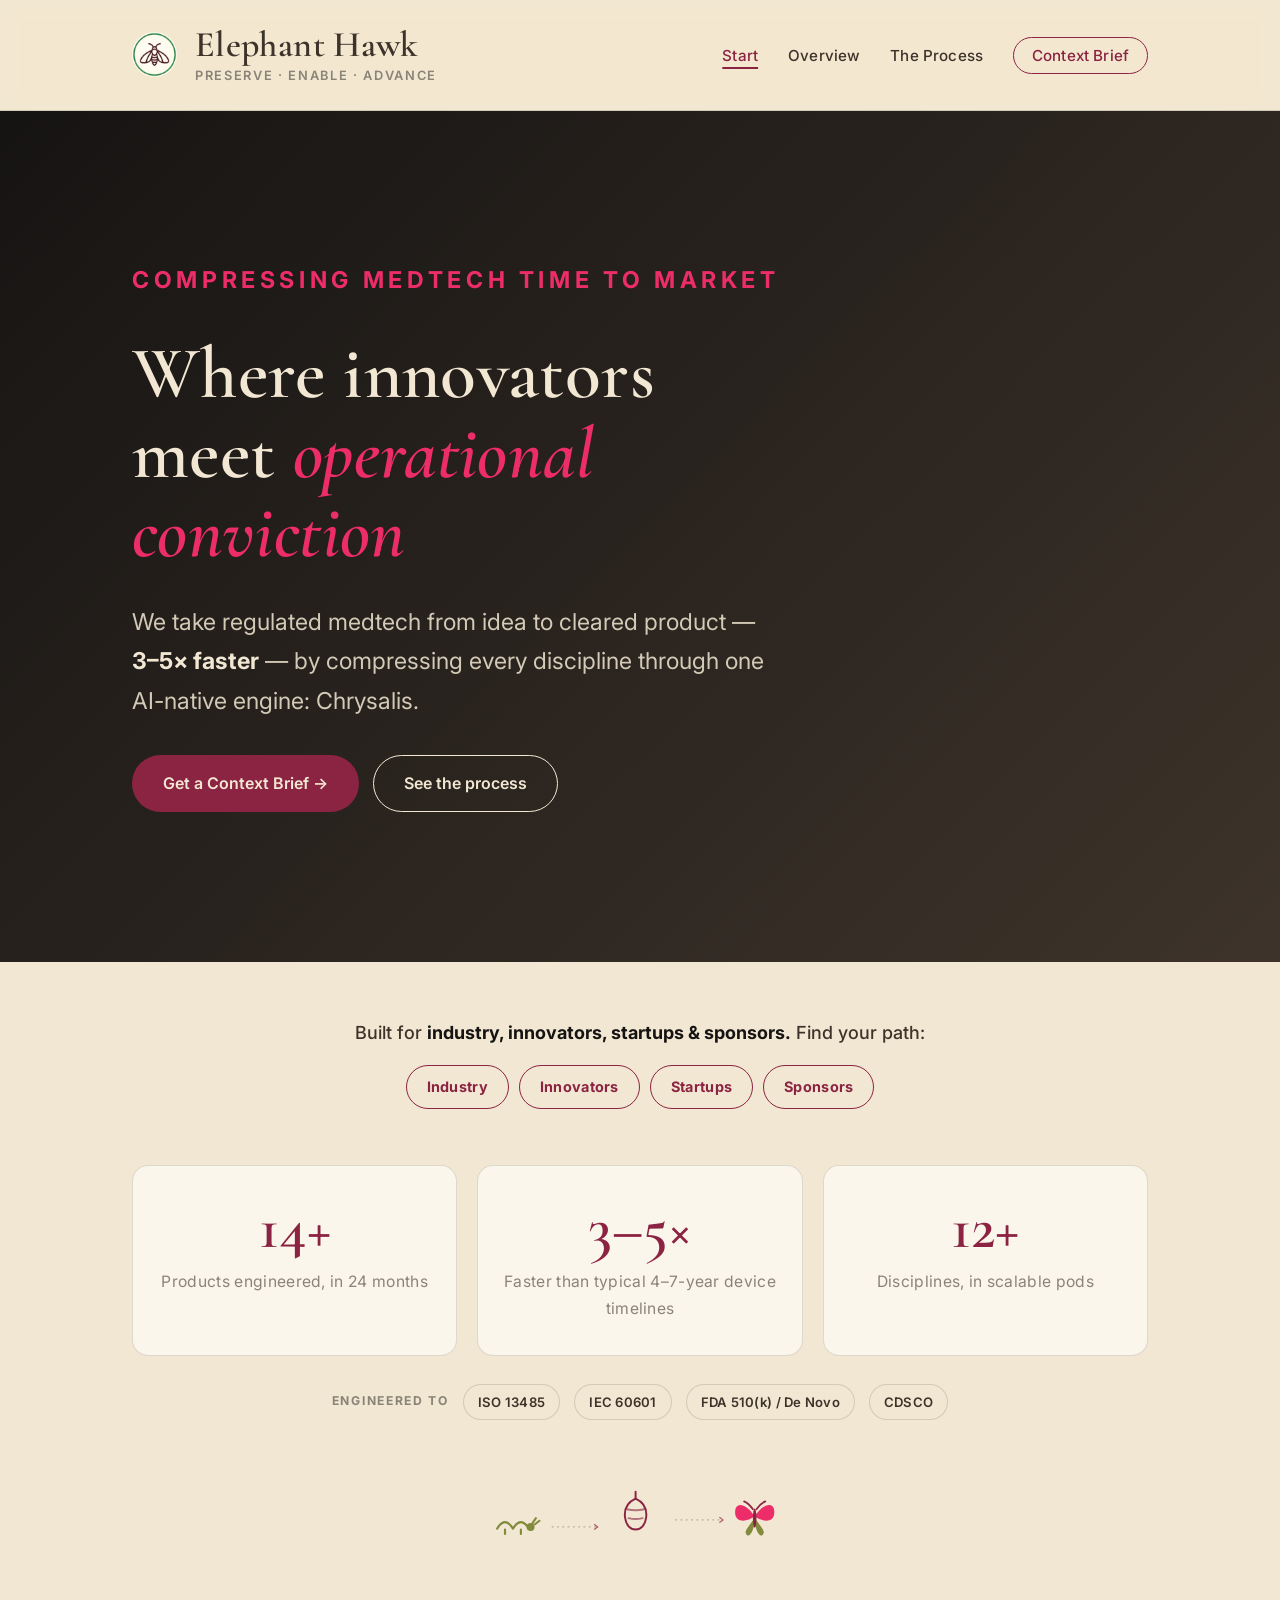
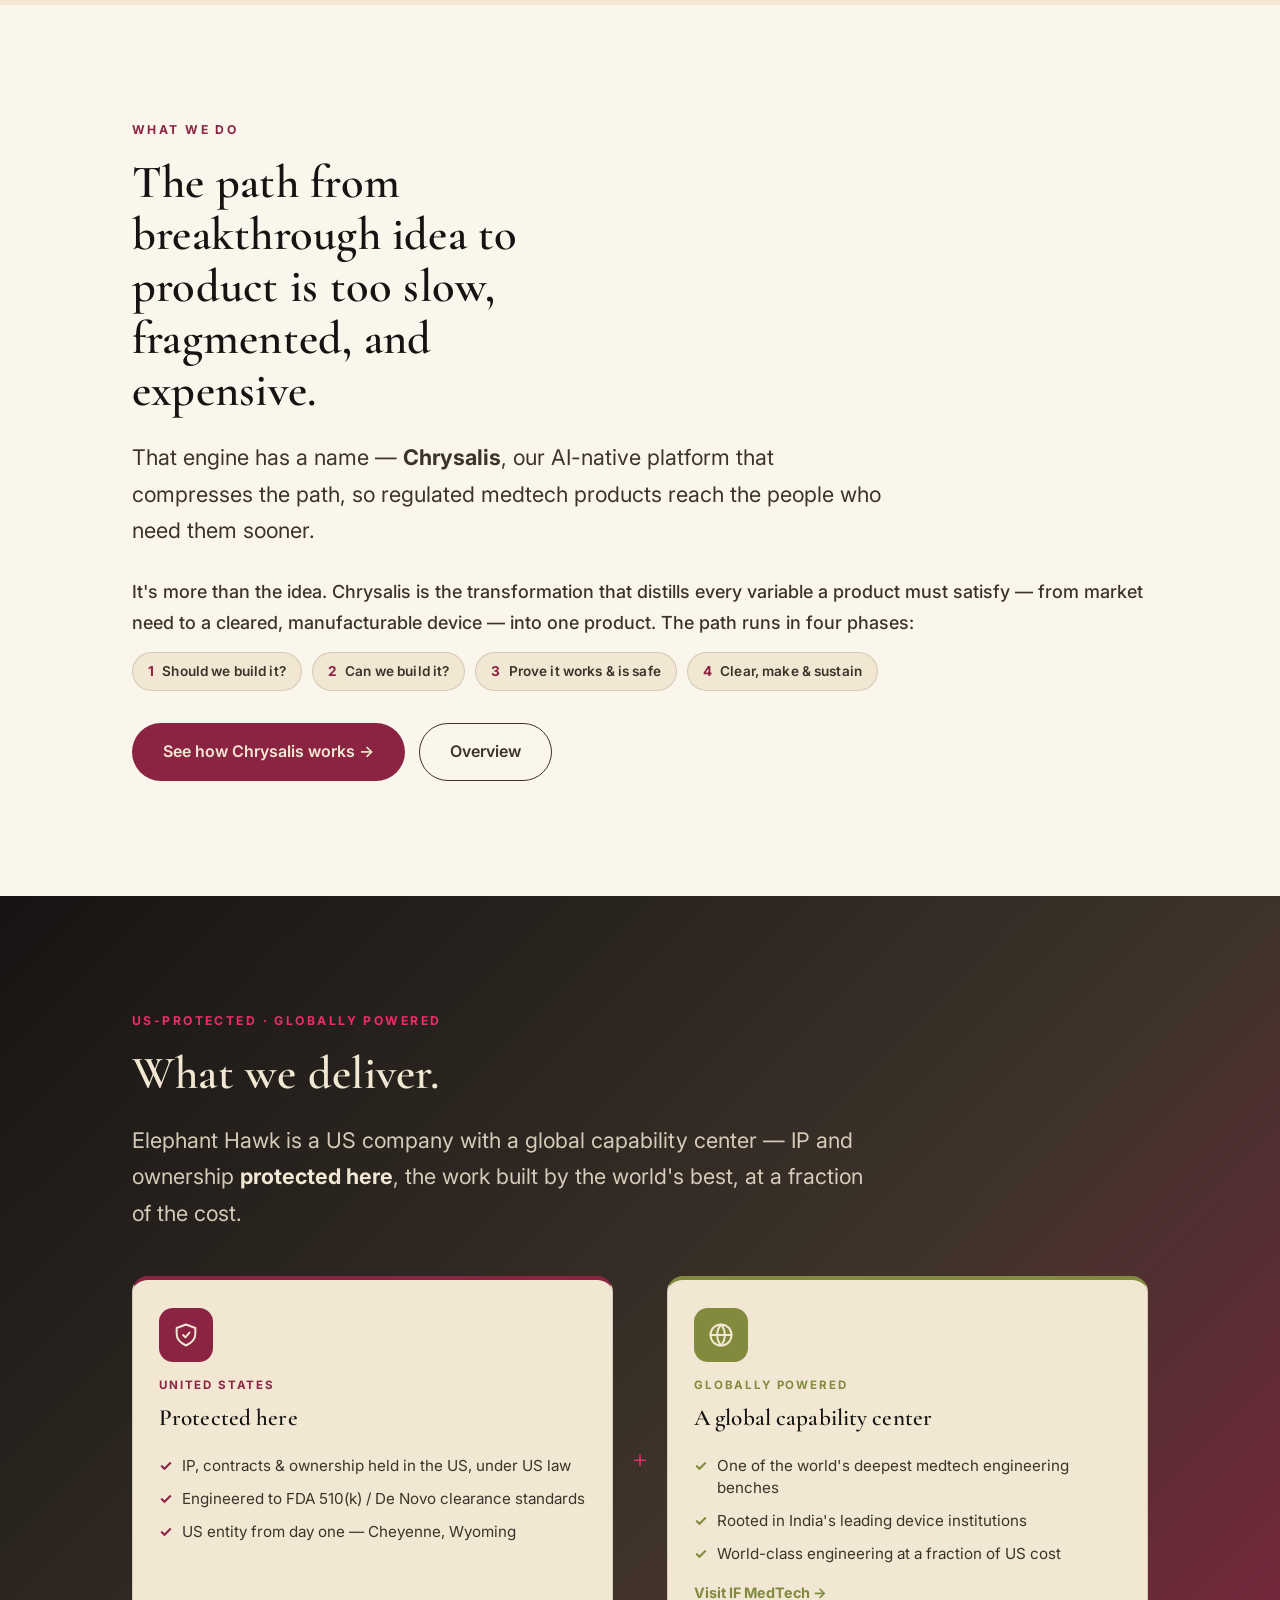
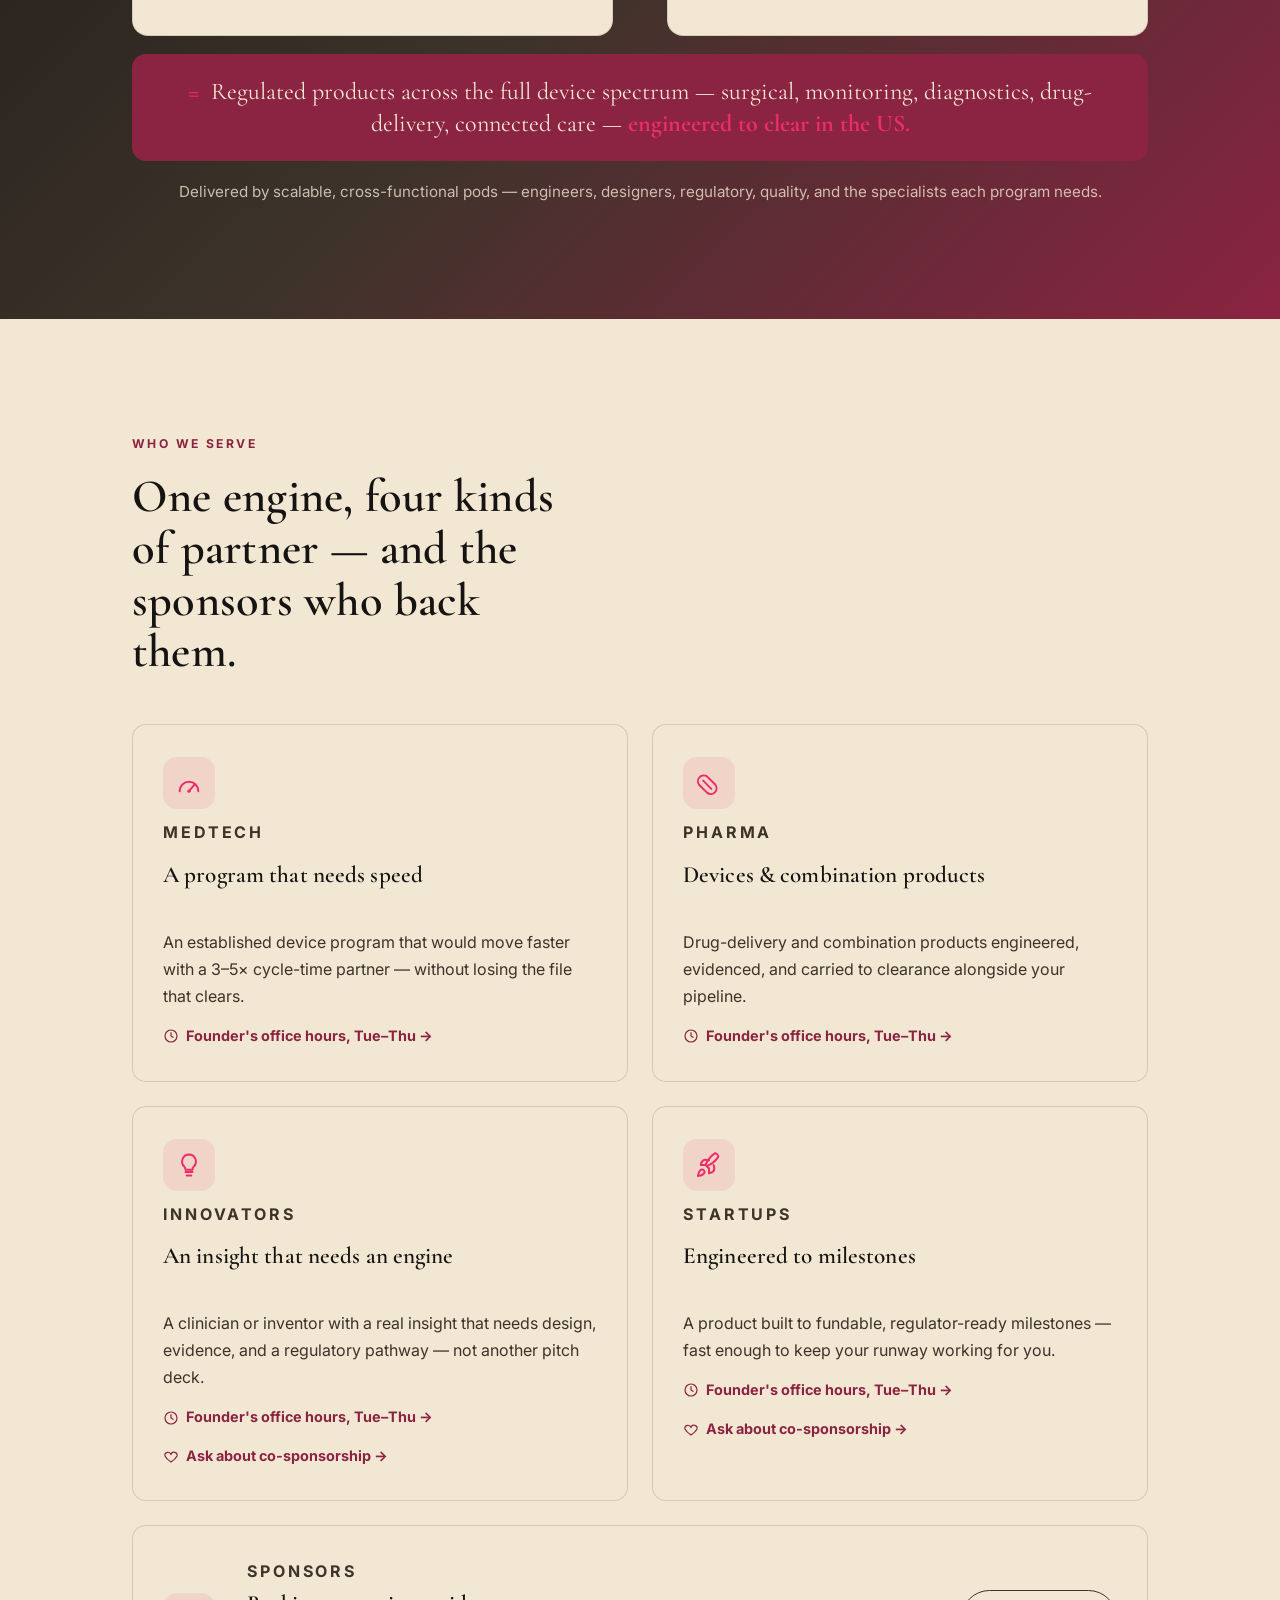
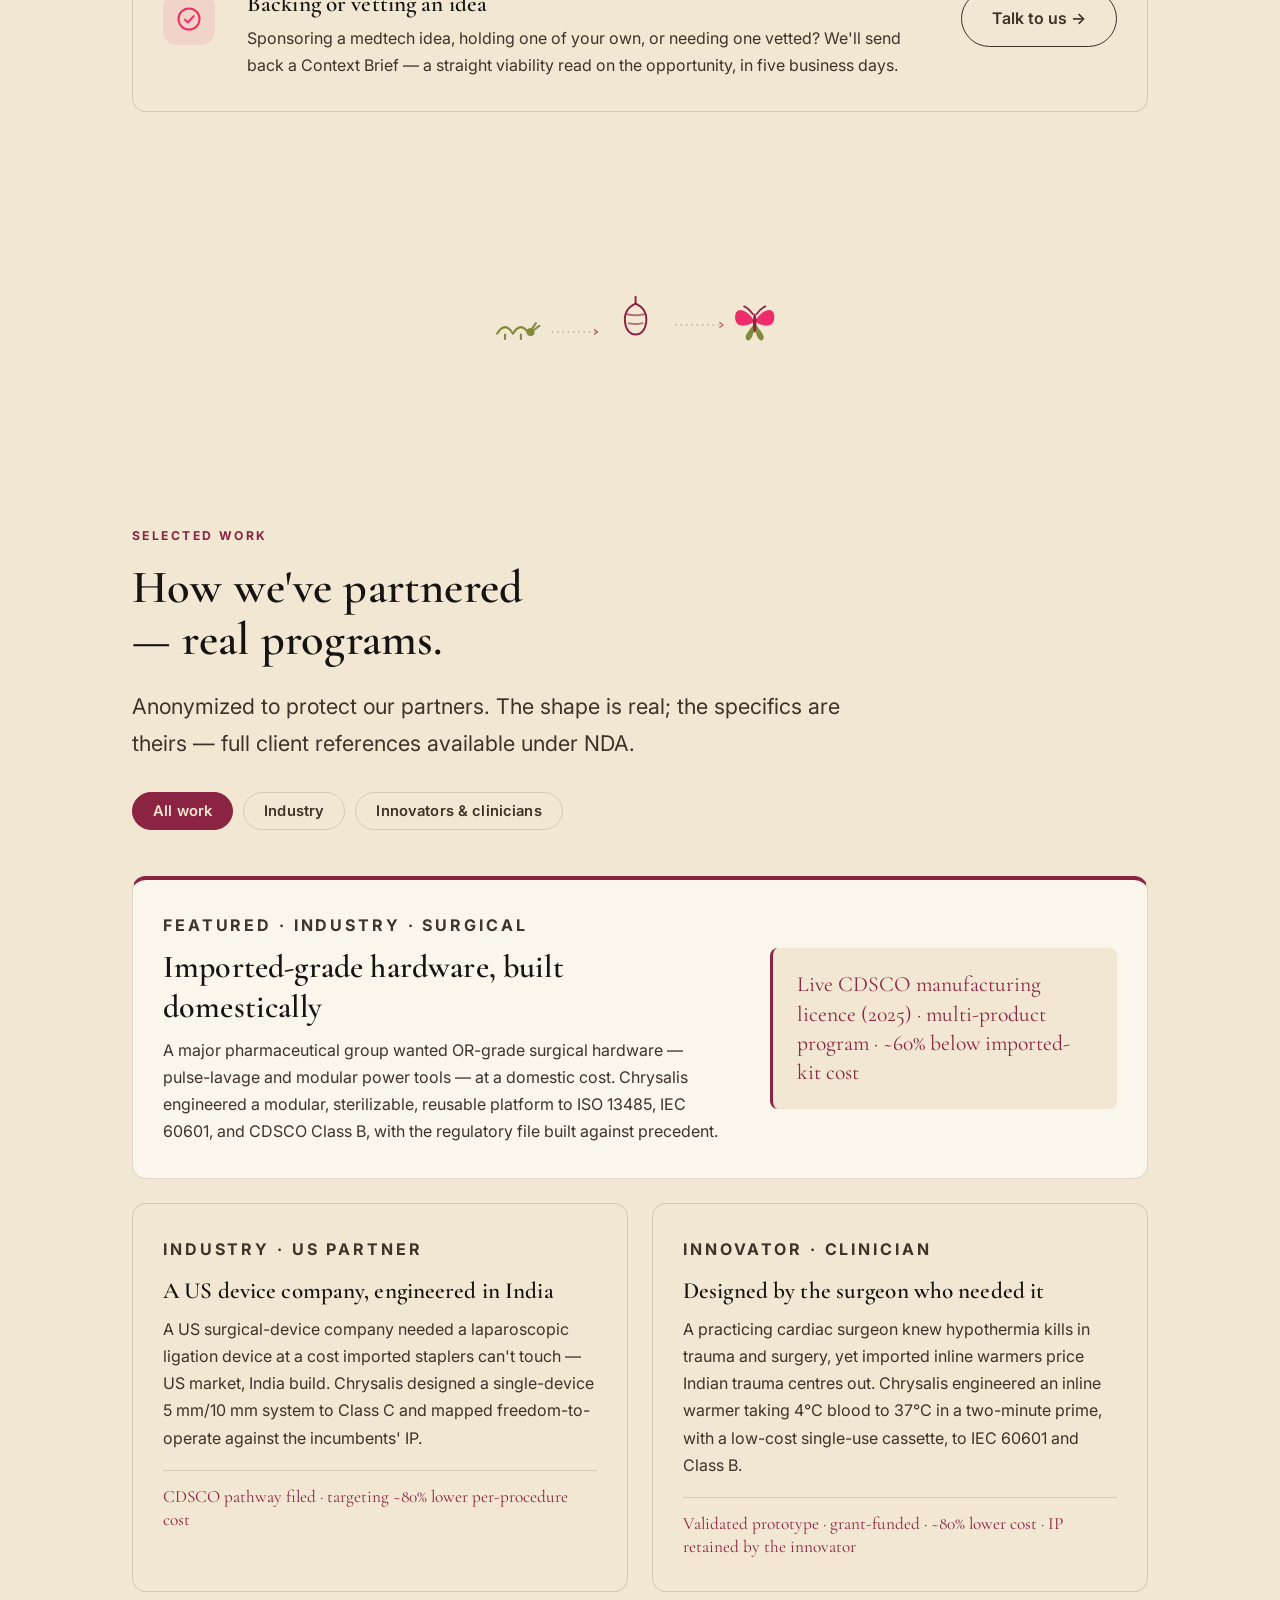
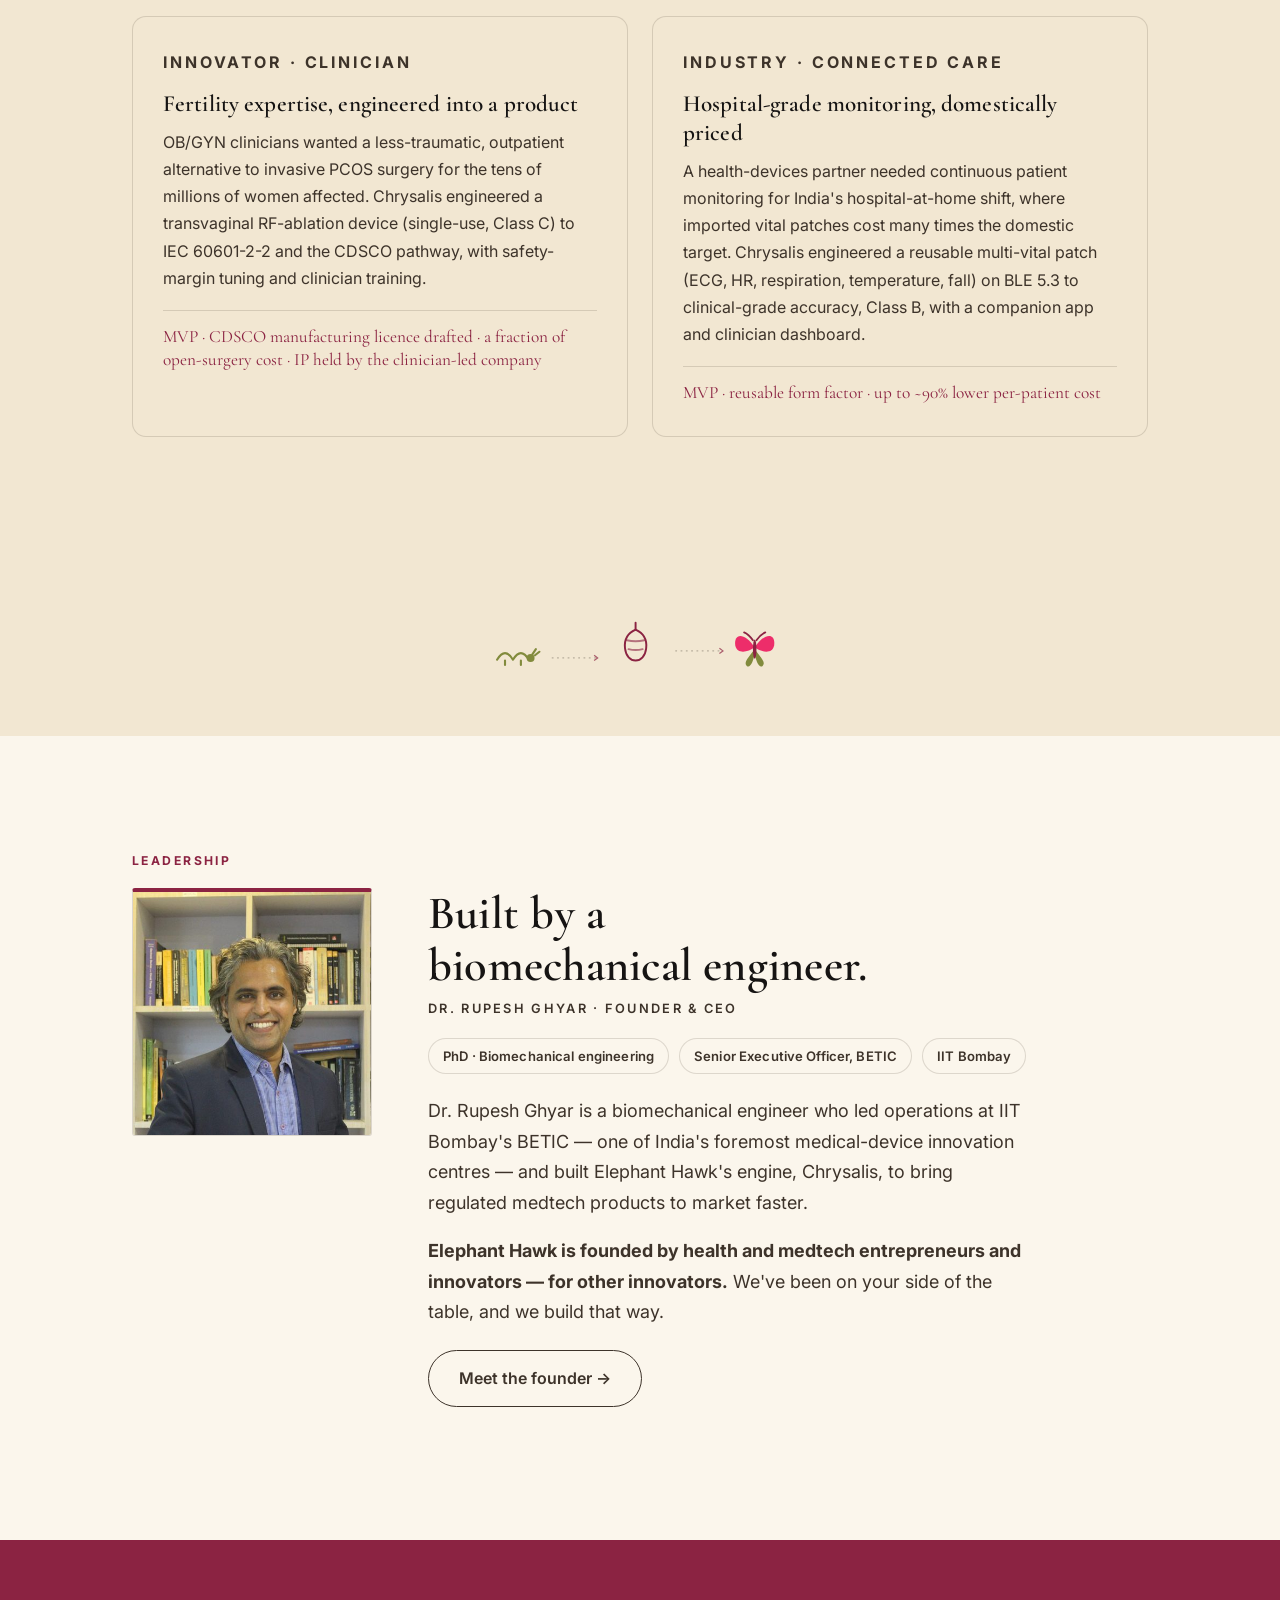
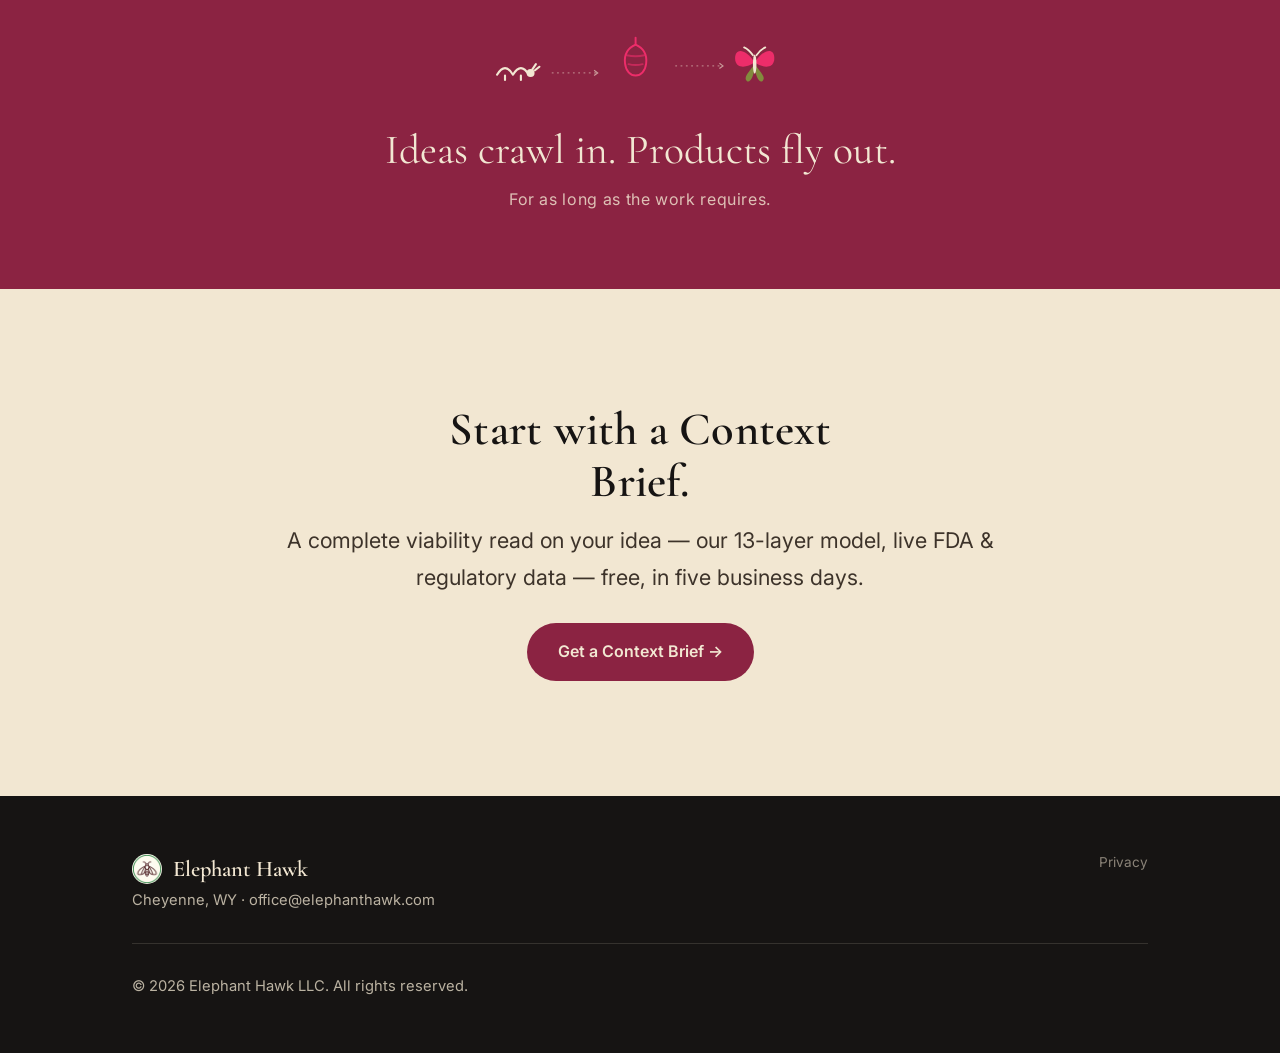
<file: index.html>
<!DOCTYPE html>
<html lang="en">
<head>
  <meta charset="UTF-8">
  <meta name="viewport" content="width=device-width, initial-scale=1.0">
  <title>Elephant Hawk — Where innovators meet operational conviction</title>
  <meta name="description" content="Elephant Hawk partners with industry and innovators to develop, manufacture, and bring regulated products to market worldwide.">
  <link rel="canonical" href="https://www.elephanthawk.com/">
  <!-- Social sharing (Open Graph + Twitter) -->
  <meta property="og:type" content="website">
  <meta property="og:site_name" content="Elephant Hawk">
  <meta property="og:url" content="https://www.elephanthawk.com/">
  <meta property="og:title" content="Elephant Hawk — Where innovators meet operational conviction">
  <meta property="og:description" content="We partner with industry and innovators to develop, manufacture, and bring regulated products to market worldwide.">
  <meta property="og:image" content="https://www.elephanthawk.com/og-image.png">
  <meta name="twitter:card" content="summary_large_image">
  <!-- Structured data: tells Google & AI tools who Elephant Hawk is -->
  <script type="application/ld+json">
  {
    "@context": "https://schema.org",
    "@type": "Organization",
    "name": "Elephant Hawk",
    "url": "https://www.elephanthawk.com/",
    "logo": "https://www.elephanthawk.com/apple-touch-icon.png",
    "image": "https://www.elephanthawk.com/og-image.png",
    "description": "Elephant Hawk partners with industry and innovators to develop, manufacture, and bring regulated products to market worldwide — compressing medtech time to market.",
    "slogan": "Where innovators meet operational conviction"
  }
  </script>
  <!-- Brand web fonts: Cormorant Garamond (display) + Inter (body) -->
  <link rel="preconnect" href="https://fonts.googleapis.com">
  <link rel="preconnect" href="https://fonts.gstatic.com" crossorigin>
  <link href="https://fonts.googleapis.com/css2?family=Cormorant+Garamond:ital,wght@0,500;0,600;1,500;1,600&family=Inter:wght@400;500;600;700&display=swap" rel="stylesheet">
  <link rel="icon" href="favicon-16.png" sizes="16x16" type="image/png">
  <link rel="icon" href="favicon-32.png" sizes="32x32" type="image/png">
  <link rel="apple-touch-icon" href="apple-touch-icon.png">
  <link rel="stylesheet" href="styles.css">
</head>
<body>

  <!-- ============ Shared header (repeat on every page) ============ -->
  <header class="site-header">
    <nav class="nav container" aria-label="Primary">
      <a class="brand" href="index.html" aria-label="Elephant Hawk home">
        <img class="brand-mark" src="logo.png" width="45" height="45" alt="Elephant Hawk logo" />
        <span class="name">Elephant Hawk<span class="tag">Preserve · Enable · Advance</span></span>
      </a>
      <button class="nav-toggle" aria-label="Toggle menu" aria-controls="nav-links" aria-expanded="false">☰</button>
      <ul class="nav-links" id="nav-links" hidden>
        <li><a href="index.html" class="active">Start</a></li>
        <li><a href="about.html">Overview</a></li>
        <li><a href="approach.html">The Process</a></li>
        <li><a class="nav-cta" href="contact.html?type=brief#context-brief">Context Brief</a></li>
      </ul>
    </nav>
  </header>

  <main>
    <!-- ============ Hero (dark transformation gradient + moth) ============ -->
    <section class="hero on-dark">
      <div class="container">
        <div class="hero-copy">
          <p class="section-eyebrow" style="color:var(--hawk-pink);">Compressing medtech time to market</p>
          <h1>Where innovators meet <em>operational conviction</em></h1>
          <p>We take regulated medtech from idea to cleared product — <strong style="color:var(--wing-cream);">3–5× faster</strong> — by compressing every discipline through one AI-native engine: Chrysalis.</p>
          <div class="hero-actions">
            <a class="btn btn-primary" href="contact.html?type=brief#context-brief">Get a Context Brief →</a>
            <a class="btn btn-ghost" href="approach.html">See the process</a>
          </div>
        </div>
      </div>
    </section>

    <!-- ============ Audience selector ============ -->
    <section class="container audience-bar">
      <p class="audience-lead">Built for <strong>industry, innovators, startups &amp; sponsors.</strong> Find your path:</p>
      <div class="audience-chips">
        <a href="#for-industry">Industry</a>
        <a href="#for-innovators">Innovators</a>
        <a href="#for-startups">Startups</a>
        <a href="#for-sponsors">Sponsors</a>
      </div>
    </section>

    <!-- ============ Proof strip ============ -->
    <section class="container">
      <div class="stats">
        <div class="stat"><div class="num" data-count="14" data-suffix="+">14+</div><div class="label">Products engineered, in 24 months</div></div>
        <div class="stat"><div class="num">3–5×</div><div class="label">Faster than typical 4–7-year device timelines</div></div>
        <div class="stat"><div class="num" data-count="12" data-suffix="+">12+</div><div class="label">Disciplines, in scalable pods</div></div>
      </div>
      <div class="standards" aria-label="Standards and regulatory pathways">
        <span class="standards-lead">Engineered to</span>
        <span class="std">ISO 13485</span>
        <span class="std">IEC 60601</span>
        <span class="std">FDA 510(k) / De Novo</span>
        <span class="std">CDSCO</span>
      </div>
    </section>

    <!-- ============ Metamorphosis thread (caterpillar → chrysalis → moth) ============ -->
    <div class="metamorph-divider" aria-hidden="true">
      <svg viewBox="0 0 340 90" fill="none">
        <path d="M70,60 H120" stroke="#3D332A" stroke-width="1.4" stroke-dasharray="2 4" opacity="0.32"/>
        <path d="M118,57 l4,3 -4,3" stroke="#8B2342" stroke-width="1.4" opacity="0.7"/>
        <path d="M210,52 H262" stroke="#3D332A" stroke-width="1.4" stroke-dasharray="2 4" opacity="0.32"/>
        <path d="M260,49 l4,3 -4,3" stroke="#8B2342" stroke-width="1.4" opacity="0.7"/>
        <g stroke="#828B3D" stroke-width="2.4" stroke-linecap="round" stroke-linejoin="round">
          <path d="M8,62 q9,-15 18,0 q9,-15 18,0"/><circle cx="46" cy="60" r="4.5" fill="#828B3D" stroke="none"/>
          <path d="M48,56 l4,-6 M51,57 l5,-4"/><path d="M17,63 v5 M35,63 v5"/>
        </g>
        <g stroke="#8B2342" stroke-width="2.2" stroke-linecap="round">
          <line x1="165" y1="20" x2="165" y2="28"/>
          <path d="M165,28 C156,32 152,40 153,49 C154,58 159,63 165,63 C171,63 176,58 177,49 C178,40 174,32 165,28 Z"/>
          <path d="M155,40 Q165,42 175,40" opacity="0.6"/><path d="M157,50 Q165,52 173,50" opacity="0.6"/>
        </g>
        <g transform="translate(268,8)">
          <path d="M32,40 C20,22 8,24 10,38 C12,48 24,46 32,40 Z" fill="#ED2D6A"/>
          <path d="M32,40 C44,22 56,24 54,38 C52,48 40,46 32,40 Z" fill="#ED2D6A"/>
          <path d="M32,42 C25,52 19,57 23,61 C27,64 31,55 32,46 Z" fill="#828B3D"/>
          <path d="M32,42 C39,52 45,57 41,61 C37,64 33,55 32,46 Z" fill="#828B3D"/>
          <ellipse cx="32" cy="42" rx="2" ry="11" fill="#8B2342"/>
          <path d="M30,32 q-5,-7 -10,-9 M34,32 q5,-7 10,-9" stroke="#8B2342" stroke-width="2" fill="none" stroke-linecap="round"/>
        </g>
      </svg>
    </div>

    <!-- ============ What we do (teaser) ============ -->
    <section class="section section--panel">
      <div class="container">
        <p class="section-eyebrow">What we do</p>
        <h2 class="section-title">The path from breakthrough idea to product is too slow, fragmented, and expensive.</h2>
        <p class="lede">That engine has a name — <strong>Chrysalis</strong>, our AI-native platform that compresses the path, so regulated medtech products reach the people who need them sooner.</p>
        <p class="scope-lead">It's more than the idea. Chrysalis is the transformation that distills every variable a product must satisfy — from market need to a cleared, manufacturable device — into one product. The path runs in four phases:</p>
        <div class="scope-strip" aria-label="The Chrysalis pipeline — four phases">
          <a href="approach.html#scope"><b>1</b> Should we build it?</a><a href="approach.html#scope"><b>2</b> Can we build it?</a><a href="approach.html#scope"><b>3</b> Prove it works &amp; is safe</a><a href="approach.html#scope"><b>4</b> Clear, make &amp; sustain</a>
        </div>
        <div class="hero-actions" style="margin-top:32px;">
          <a class="btn btn-primary" href="approach.html">See how Chrysalis works →</a>
          <a class="btn btn-ghost" href="about.html">Overview</a>
        </div>
      </div>
    </section>

    <!-- ============ What we deliver (US) ============ -->
    <section class="section on-dark" style="background:var(--transform);color:var(--wing-cream);">
      <div class="container">
        <p class="section-eyebrow" style="color:var(--hawk-pink);">US-protected · globally powered</p>
        <h2 class="section-title" style="color:var(--wing-cream);">What we deliver.</h2>
        <p class="lede" style="color:rgba(242,231,210,0.86);">Elephant Hawk is a US company with a global capability center — IP and ownership <strong style="color:var(--wing-cream);">protected here</strong>, the work built by the world's best, at a fraction of the cost.</p>
        <div class="deliver-model">
          <div class="deliver-pillars">
            <div class="deliver-pillar" style="--accent: var(--mulberry);">
              <span class="deliver-icon" aria-hidden="true"><svg viewBox="0 0 24 24" fill="none" stroke="currentColor" stroke-width="1.7" stroke-linecap="round" stroke-linejoin="round"><path d="M12 3l8 3v5c0 5-3.5 8-8 10-4.5-2-8-5-8-10V6z"/><path d="M9.5 12l2 2 3.5-4"/></svg></span>
              <p class="deliver-kicker">United States</p>
              <h3>Protected here</h3>
              <ul class="deliver-list">
                <li>IP, contracts &amp; ownership held in the US, under US law</li>
                <li>Engineered to FDA 510(k) / De&nbsp;Novo clearance standards</li>
                <li>US entity from day one — Cheyenne, Wyoming</li>
              </ul>
            </div>
            <div class="deliver-plus" aria-hidden="true">+</div>
            <div class="deliver-pillar" style="--accent: var(--moth-olive);">
              <span class="deliver-icon" aria-hidden="true"><svg viewBox="0 0 24 24" fill="none" stroke="currentColor" stroke-width="1.7" stroke-linecap="round" stroke-linejoin="round"><circle cx="12" cy="12" r="9"/><path d="M3 12h18"/><path d="M12 3a14 14 0 0 1 0 18 14 14 0 0 1 0-18z"/></svg></span>
              <p class="deliver-kicker">Globally powered</p>
              <h3>A global capability center</h3>
              <ul class="deliver-list">
                <li>One of the world's deepest medtech engineering benches</li>
                <li>Rooted in India's leading device institutions</li>
                <li>World-class engineering at a fraction of US cost</li>
              </ul>
              <a class="deliver-link" href="https://www.ifmedtech.com" target="_blank" rel="noopener">Visit IF&nbsp;MedTech →</a>
            </div>
          </div>
          <div class="deliver-result">
            <strong>=</strong>&nbsp; Regulated products across the full device spectrum — surgical, monitoring, diagnostics, drug-delivery, connected care — <strong>engineered to clear in the US.</strong>
          </div>
          <p class="deliver-note">Delivered by scalable, cross-functional pods — engineers, designers, regulatory, quality, and the specialists each program needs.</p>
        </div>
      </div>
    </section>

    <!-- ============ Who we serve ============ -->
    <section class="section">
      <div class="container">
        <p class="section-eyebrow">Who we serve</p>
        <h2 class="section-title">One engine, four kinds of partner — and the sponsors who back them.</h2>
        <div class="cards cols-2">
          <div class="card partner">
            <span class="partner-icon" aria-hidden="true">
              <svg viewBox="0 0 24 24" fill="none" stroke="currentColor" stroke-width="1.7" stroke-linecap="round" stroke-linejoin="round"><path d="M4 19a8 8 0 1 1 16 0"/><path d="M12 19l5-6"/><circle cx="12" cy="19" r="1.4" fill="currentColor" stroke="none"/></svg>
            </span>
            <p class="step-stage" id="for-industry">Medtech</p>
            <h3>A program that needs speed</h3>
            <p>An established device program that would move faster with a 3–5× cycle-time partner — without losing the file that clears.</p>
            <a class="card-teaser" href="contact.html#office-hours">
              <svg viewBox="0 0 24 24" fill="none" stroke="currentColor" stroke-width="1.8" stroke-linecap="round" stroke-linejoin="round" aria-hidden="true"><circle cx="12" cy="12" r="9"/><path d="M12 7v5l3 2"/></svg>
              Founder's office hours, Tue–Thu →
            </a>
          </div>
          <div class="card partner">
            <span class="partner-icon" aria-hidden="true">
              <svg viewBox="0 0 24 24" fill="none" stroke="currentColor" stroke-width="1.7" stroke-linecap="round" stroke-linejoin="round"><path d="M10.5 20.5 3.5 13.5a5 5 0 0 1 7-7l7 7a5 5 0 0 1-7 7z"/><path d="M7 10l7 7"/></svg>
            </span>
            <p class="step-stage">Pharma</p>
            <h3>Devices &amp; combination products</h3>
            <p>Drug-delivery and combination products engineered, evidenced, and carried to clearance alongside your pipeline.</p>
            <a class="card-teaser" href="contact.html#office-hours">
              <svg viewBox="0 0 24 24" fill="none" stroke="currentColor" stroke-width="1.8" stroke-linecap="round" stroke-linejoin="round" aria-hidden="true"><circle cx="12" cy="12" r="9"/><path d="M12 7v5l3 2"/></svg>
              Founder's office hours, Tue–Thu →
            </a>
          </div>
          <div class="card partner">
            <span class="partner-icon" aria-hidden="true">
              <svg viewBox="0 0 24 24" fill="none" stroke="currentColor" stroke-width="1.7" stroke-linecap="round" stroke-linejoin="round"><path d="M9 18h6"/><path d="M10 21h4"/><path d="M12 3a6 6 0 0 0-4 10.4c.7.6 1 1.4 1 2.6h6c0-1.2.3-2 1-2.6A6 6 0 0 0 12 3z"/></svg>
            </span>
            <p class="step-stage" id="for-innovators">Innovators</p>
            <h3>An insight that needs an engine</h3>
            <p>A clinician or inventor with a real insight that needs design, evidence, and a regulatory pathway — not another pitch deck.</p>
            <a class="card-teaser" href="contact.html#office-hours">
              <svg viewBox="0 0 24 24" fill="none" stroke="currentColor" stroke-width="1.8" stroke-linecap="round" stroke-linejoin="round" aria-hidden="true"><circle cx="12" cy="12" r="9"/><path d="M12 7v5l3 2"/></svg>
              Founder's office hours, Tue–Thu →
            </a>
            <a class="card-teaser" href="contact.html?type=cosponsor#note">
              <svg viewBox="0 0 24 24" fill="none" stroke="currentColor" stroke-width="1.8" stroke-linecap="round" stroke-linejoin="round" aria-hidden="true"><path d="M12 21s-7-4.5-9-9a4.5 4.5 0 0 1 9-2 4.5 4.5 0 0 1 9 2c-2 4.5-9 9-9 9z"/></svg>
              Ask about co-sponsorship →
            </a>
          </div>
          <div class="card partner">
            <span class="partner-icon" aria-hidden="true">
              <svg viewBox="0 0 24 24" fill="none" stroke="currentColor" stroke-width="1.7" stroke-linecap="round" stroke-linejoin="round"><path d="M4.5 16.5c-1.5 1.26-2 5-2 5s3.74-.5 5-2c.79-.78.8-2.07.09-2.91a2.18 2.18 0 0 0-3.09-.09z"/><path d="M12 15l-3-3a22 22 0 0 1 8-10c1.5 0 3 1.5 3 3a22 22 0 0 1-10 8z"/><path d="M9 12H5s.55-3.03 2-4c1.62-1.08 5 0 5 0"/><path d="M12 15v4s3.03-.55 4-2c1.08-1.62 0-5 0-5"/></svg>
            </span>
            <p class="step-stage" id="for-startups">Startups</p>
            <h3>Engineered to milestones</h3>
            <p>A product built to fundable, regulator-ready milestones — fast enough to keep your runway working for you.</p>
            <a class="card-teaser" href="contact.html#office-hours">
              <svg viewBox="0 0 24 24" fill="none" stroke="currentColor" stroke-width="1.8" stroke-linecap="round" stroke-linejoin="round" aria-hidden="true"><circle cx="12" cy="12" r="9"/><path d="M12 7v5l3 2"/></svg>
              Founder's office hours, Tue–Thu →
            </a>
            <a class="card-teaser" href="contact.html?type=cosponsor#note">
              <svg viewBox="0 0 24 24" fill="none" stroke="currentColor" stroke-width="1.8" stroke-linecap="round" stroke-linejoin="round" aria-hidden="true"><path d="M12 21s-7-4.5-9-9a4.5 4.5 0 0 1 9-2 4.5 4.5 0 0 1 9 2c-2 4.5-9 9-9 9z"/></svg>
              Ask about co-sponsorship →
            </a>
          </div>
          <div class="card partner partner--wide">
            <span class="partner-icon" aria-hidden="true">
              <svg viewBox="0 0 24 24" fill="none" stroke="currentColor" stroke-width="1.7" stroke-linecap="round" stroke-linejoin="round"><circle cx="12" cy="12" r="9"/><path d="M8.5 12.5l2.5 2.5 5-5.5"/></svg>
            </span>
            <div class="partner-body">
              <p class="step-stage" id="for-sponsors">Sponsors</p>
              <h3>Backing or vetting an idea</h3>
              <p>Sponsoring a medtech idea, holding one of your own, or needing one vetted? We'll send back a Context Brief — a straight viability read on the opportunity, in five business days.</p>
            </div>
            <a class="btn btn-ghost" href="contact.html#note">Talk to us →</a>
          </div>
        </div>
      </div>
    </section>

    <!-- ============ Metamorphosis thread ============ -->
    <div class="metamorph-divider" aria-hidden="true">
      <svg viewBox="0 0 340 90" fill="none">
        <path d="M70,60 H120" stroke="#3D332A" stroke-width="1.4" stroke-dasharray="2 4" opacity="0.32"/>
        <path d="M118,57 l4,3 -4,3" stroke="#8B2342" stroke-width="1.4" opacity="0.7"/>
        <path d="M210,52 H262" stroke="#3D332A" stroke-width="1.4" stroke-dasharray="2 4" opacity="0.32"/>
        <path d="M260,49 l4,3 -4,3" stroke="#8B2342" stroke-width="1.4" opacity="0.7"/>
        <g stroke="#828B3D" stroke-width="2.4" stroke-linecap="round" stroke-linejoin="round">
          <path d="M8,62 q9,-15 18,0 q9,-15 18,0"/><circle cx="46" cy="60" r="4.5" fill="#828B3D" stroke="none"/>
          <path d="M48,56 l4,-6 M51,57 l5,-4"/><path d="M17,63 v5 M35,63 v5"/>
        </g>
        <g stroke="#8B2342" stroke-width="2.2" stroke-linecap="round">
          <line x1="165" y1="20" x2="165" y2="28"/>
          <path d="M165,28 C156,32 152,40 153,49 C154,58 159,63 165,63 C171,63 176,58 177,49 C178,40 174,32 165,28 Z"/>
          <path d="M155,40 Q165,42 175,40" opacity="0.6"/><path d="M157,50 Q165,52 173,50" opacity="0.6"/>
        </g>
        <g transform="translate(268,8)">
          <path d="M32,40 C20,22 8,24 10,38 C12,48 24,46 32,40 Z" fill="#ED2D6A"/>
          <path d="M32,40 C44,22 56,24 54,38 C52,48 40,46 32,40 Z" fill="#ED2D6A"/>
          <path d="M32,42 C25,52 19,57 23,61 C27,64 31,55 32,46 Z" fill="#828B3D"/>
          <path d="M32,42 C39,52 45,57 41,61 C37,64 33,55 32,46 Z" fill="#828B3D"/>
          <ellipse cx="32" cy="42" rx="2" ry="11" fill="#8B2342"/>
          <path d="M30,32 q-5,-7 -10,-9 M34,32 q5,-7 10,-9" stroke="#8B2342" stroke-width="2" fill="none" stroke-linecap="round"/>
        </g>
      </svg>
    </div>

    <!-- ============ Selected work ============ -->
    <section class="section" id="selected-work">
      <div class="container">
        <p class="section-eyebrow">Selected work</p>
        <h2 class="section-title">How we've partnered — real programs.</h2>
        <p class="lede">Anonymized to protect our partners. The shape is real; the specifics are theirs — full client references available under NDA.</p>
        <div class="filterbar" role="group" aria-label="Filter selected work">
          <button class="chip active" type="button" data-filter="all">All work</button>
          <button class="chip" type="button" data-filter="industry">Industry</button>
          <button class="chip" type="button" data-filter="innovator">Innovators &amp; clinicians</button>
        </div>
        <div class="case-grid">
          <div class="card card--featured" data-cat="industry">
            <div class="feat-main">
              <p class="step-stage">Featured · Industry · Surgical</p>
              <h3>Imported-grade hardware, built domestically</h3>
              <p>A major pharmaceutical group wanted OR-grade surgical hardware — pulse-lavage and modular power tools — at a domestic cost. Chrysalis engineered a modular, sterilizable, reusable platform to ISO 13485, IEC 60601, and CDSCO Class B, with the regulatory file built against precedent.</p>
            </div>
            <div class="feat-aside">
              <div class="case-outcome">Live CDSCO manufacturing licence (2025) · multi-product program · ~60% below imported-kit cost</div>
            </div>
          </div>
          <div class="card" data-cat="industry">
            <p class="step-stage">Industry · US partner</p>
            <h3>A US device company, engineered in India</h3>
            <p>A US surgical-device company needed a laparoscopic ligation device at a cost imported staplers can't touch — US market, India build. Chrysalis designed a single-device 5&nbsp;mm/10&nbsp;mm system to Class C and mapped freedom-to-operate against the incumbents' IP.</p>
            <div class="case-outcome">CDSCO pathway filed · targeting ~80% lower per-procedure cost</div>
          </div>
          <div class="card" data-cat="innovator">
            <p class="step-stage">Innovator · Clinician</p>
            <h3>Designed by the surgeon who needed it</h3>
            <p>A practicing cardiac surgeon knew hypothermia kills in trauma and surgery, yet imported inline warmers price Indian trauma centres out. Chrysalis engineered an inline warmer taking 4°C blood to 37°C in a two-minute prime, with a low-cost single-use cassette, to IEC 60601 and Class B.</p>
            <div class="case-outcome">Validated prototype · grant-funded · ~80% lower cost · IP retained by the innovator</div>
          </div>
          <div class="card" data-cat="innovator">
            <p class="step-stage">Innovator · Clinician</p>
            <h3>Fertility expertise, engineered into a product</h3>
            <p>OB/GYN clinicians wanted a less-traumatic, outpatient alternative to invasive PCOS surgery for the tens of millions of women affected. Chrysalis engineered a transvaginal RF-ablation device (single-use, Class C) to IEC 60601-2-2 and the CDSCO pathway, with safety-margin tuning and clinician training.</p>
            <div class="case-outcome">MVP · CDSCO manufacturing licence drafted · a fraction of open-surgery cost · IP held by the clinician-led company</div>
          </div>
          <div class="card" data-cat="industry">
            <p class="step-stage">Industry · Connected care</p>
            <h3>Hospital-grade monitoring, domestically priced</h3>
            <p>A health-devices partner needed continuous patient monitoring for India's hospital-at-home shift, where imported vital patches cost many times the domestic target. Chrysalis engineered a reusable multi-vital patch (ECG, HR, respiration, temperature, fall) on BLE 5.3 to clinical-grade accuracy, Class B, with a companion app and clinician dashboard.</p>
            <div class="case-outcome">MVP · reusable form factor · up to ~90% lower per-patient cost</div>
          </div>
        </div>
      </div>
    </section>

    <!-- ============ Metamorphosis thread ============ -->
    <div class="metamorph-divider" aria-hidden="true">
      <svg viewBox="0 0 340 90" fill="none">
        <path d="M70,60 H120" stroke="#3D332A" stroke-width="1.4" stroke-dasharray="2 4" opacity="0.32"/>
        <path d="M118,57 l4,3 -4,3" stroke="#8B2342" stroke-width="1.4" opacity="0.7"/>
        <path d="M210,52 H262" stroke="#3D332A" stroke-width="1.4" stroke-dasharray="2 4" opacity="0.32"/>
        <path d="M260,49 l4,3 -4,3" stroke="#8B2342" stroke-width="1.4" opacity="0.7"/>
        <g stroke="#828B3D" stroke-width="2.4" stroke-linecap="round" stroke-linejoin="round">
          <path d="M8,62 q9,-15 18,0 q9,-15 18,0"/><circle cx="46" cy="60" r="4.5" fill="#828B3D" stroke="none"/>
          <path d="M48,56 l4,-6 M51,57 l5,-4"/><path d="M17,63 v5 M35,63 v5"/>
        </g>
        <g stroke="#8B2342" stroke-width="2.2" stroke-linecap="round">
          <line x1="165" y1="20" x2="165" y2="28"/>
          <path d="M165,28 C156,32 152,40 153,49 C154,58 159,63 165,63 C171,63 176,58 177,49 C178,40 174,32 165,28 Z"/>
          <path d="M155,40 Q165,42 175,40" opacity="0.6"/><path d="M157,50 Q165,52 173,50" opacity="0.6"/>
        </g>
        <g transform="translate(268,8)">
          <path d="M32,40 C20,22 8,24 10,38 C12,48 24,46 32,40 Z" fill="#ED2D6A"/>
          <path d="M32,40 C44,22 56,24 54,38 C52,48 40,46 32,40 Z" fill="#ED2D6A"/>
          <path d="M32,42 C25,52 19,57 23,61 C27,64 31,55 32,46 Z" fill="#828B3D"/>
          <path d="M32,42 C39,52 45,57 41,61 C37,64 33,55 32,46 Z" fill="#828B3D"/>
          <ellipse cx="32" cy="42" rx="2" ry="11" fill="#8B2342"/>
          <path d="M30,32 q-5,-7 -10,-9 M34,32 q5,-7 10,-9" stroke="#8B2342" stroke-width="2" fill="none" stroke-linecap="round"/>
        </g>
      </svg>
    </div>

    <!-- ============ Leadership / founder ============ -->
    <section class="section section--panel">
      <div class="container">
        <p class="section-eyebrow">Leadership</p>
        <div class="founder">
          <div class="founder-photo">
            <img src="rupesh.jpg" alt="Dr. Rupesh Ghyar, Founder and CEO of Elephant Hawk" width="441" height="450">
          </div>
          <div class="founder-bio">
            <h2 class="section-title" style="margin-bottom:6px;">Built by a biomechanical engineer.</h2>
            <p class="founder-role">Dr. Rupesh Ghyar · Founder &amp; CEO</p>
            <ul class="creds" aria-label="Credentials">
              <li>PhD · Biomechanical engineering</li>
              <li>Senior Executive Officer, BETIC</li>
              <li>IIT Bombay</li>
            </ul>
            <p>Dr. Rupesh Ghyar is a biomechanical engineer who led operations at IIT Bombay's BETIC — one of India's foremost medical-device innovation centres — and built Elephant Hawk's engine, Chrysalis, to bring regulated medtech products to market faster.</p>
            <p><strong>Elephant Hawk is founded by health and medtech entrepreneurs and innovators — for other innovators.</strong> We've been on your side of the table, and we build that way.</p>
            <p style="margin-top:22px;"><a class="btn btn-ghost" href="about.html">Meet the founder →</a></p>
          </div>
        </div>
      </div>
    </section>

    <!-- ============ Canonical phrase band ============ -->
    <section class="band">
      <div class="container">
        <svg class="motif" viewBox="0 0 340 90" fill="none" aria-hidden="true">
          <path d="M70,60 H120" stroke="#F2E7D2" stroke-width="1.4" stroke-dasharray="2 4" opacity="0.45"/>
          <path d="M118,57 l4,3 -4,3" stroke="#F2E7D2" stroke-width="1.4" opacity="0.6"/>
          <path d="M210,52 H262" stroke="#F2E7D2" stroke-width="1.4" stroke-dasharray="2 4" opacity="0.45"/>
          <path d="M260,49 l4,3 -4,3" stroke="#F2E7D2" stroke-width="1.4" opacity="0.6"/>
          <g stroke="#F2E7D2" stroke-width="2.4" stroke-linecap="round" stroke-linejoin="round">
            <path d="M8,62 q9,-15 18,0 q9,-15 18,0"/><circle cx="46" cy="60" r="4.5" fill="#F2E7D2" stroke="none"/>
            <path d="M48,56 l4,-6 M51,57 l5,-4"/><path d="M17,63 v5 M35,63 v5"/>
          </g>
          <g stroke="#ED2D6A" stroke-width="2.2" stroke-linecap="round">
            <line x1="165" y1="20" x2="165" y2="28"/>
            <path d="M165,28 C156,32 152,40 153,49 C154,58 159,63 165,63 C171,63 176,58 177,49 C178,40 174,32 165,28 Z"/>
            <path d="M155,40 Q165,42 175,40" opacity="0.6"/><path d="M157,50 Q165,52 173,50" opacity="0.6"/>
          </g>
          <g transform="translate(268,8)">
            <path d="M32,40 C20,22 8,24 10,38 C12,48 24,46 32,40 Z" fill="#ED2D6A"/>
            <path d="M32,40 C44,22 56,24 54,38 C52,48 40,46 32,40 Z" fill="#ED2D6A"/>
            <path d="M32,42 C25,52 19,57 23,61 C27,64 31,55 32,46 Z" fill="#828B3D"/>
            <path d="M32,42 C39,52 45,57 41,61 C37,64 33,55 32,46 Z" fill="#828B3D"/>
            <ellipse cx="32" cy="42" rx="2" ry="11" fill="#F2E7D2"/>
            <path d="M30,32 q-5,-7 -10,-9 M34,32 q5,-7 10,-9" stroke="#F2E7D2" stroke-width="2" fill="none" stroke-linecap="round"/>
          </g>
        </svg>
        <p>Ideas crawl in. Products fly out.</p>
        <p class="small">For as long as the work requires.</p>
      </div>
    </section>

    <!-- ============ Closing CTA ============ -->
    <section class="section center">
      <h2 class="section-title" style="margin:0 auto 14px;">Start with a Context Brief.</h2>
      <p class="lede" style="margin:0 auto 28px;">A complete viability read on your idea — our 13-layer model, live FDA &amp; regulatory data — free, in five business days.</p>
      <a class="btn btn-primary" href="contact.html?type=brief#context-brief">Get a Context Brief →</a>
    </section>
  </main>

  <!-- ============ Shared footer (repeat on every page) ============ -->
  <footer class="site-footer">
    <div class="container">
      <div class="footer-top">
        <div>
          <div class="footer-brand">
            <img class="footer-mark" src="logo.png" width="30" height="30" alt="" />
            <span>Elephant Hawk</span>
          </div>
          <div>Cheyenne, WY · <a href="mailto:office@elephanthawk.com">office@elephanthawk.com</a></div>
        </div>
        <ul class="footer-legal">
          <li><a href="privacy.html">Privacy</a></li>
        </ul>
      </div>
      <div>© <span id="year">2026</span> Elephant Hawk LLC. All rights reserved.</div>
    </div>
  </footer>

  <script src="script.js"></script>
</body>
</html>
</file>
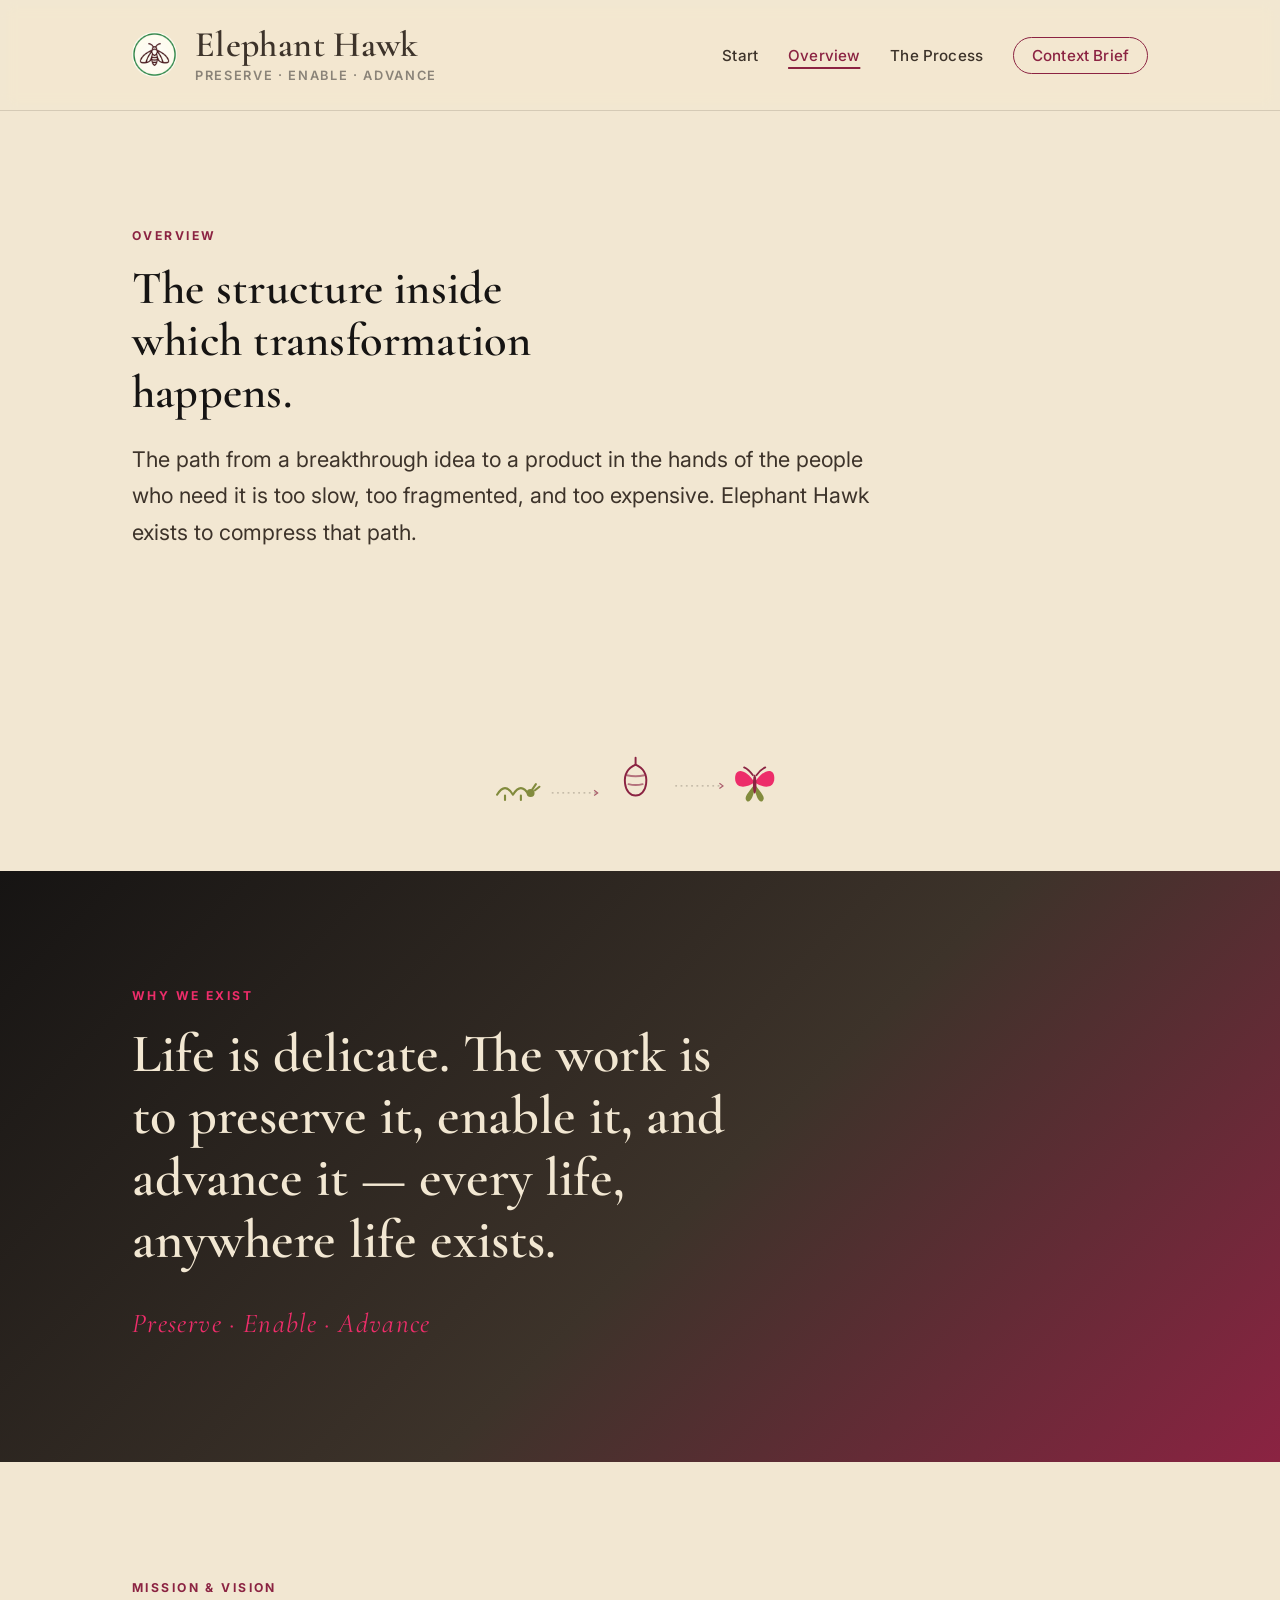
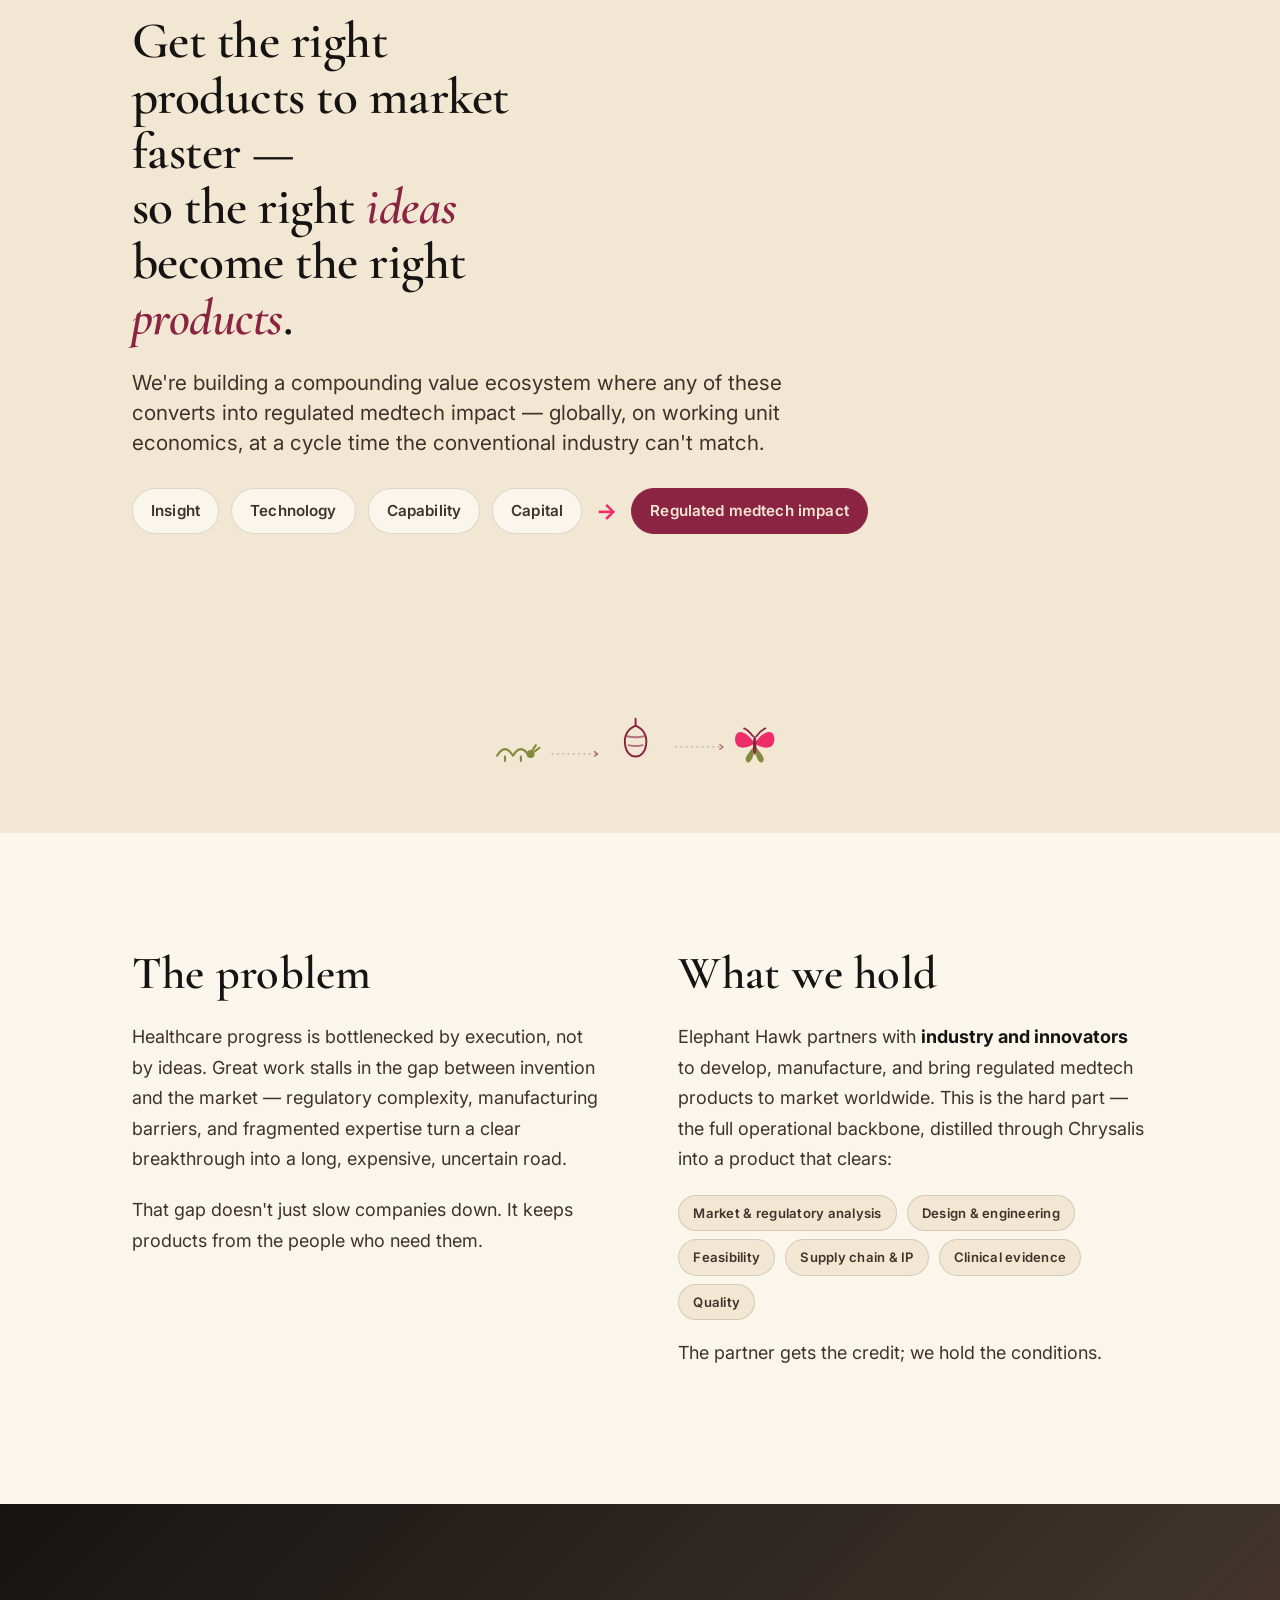
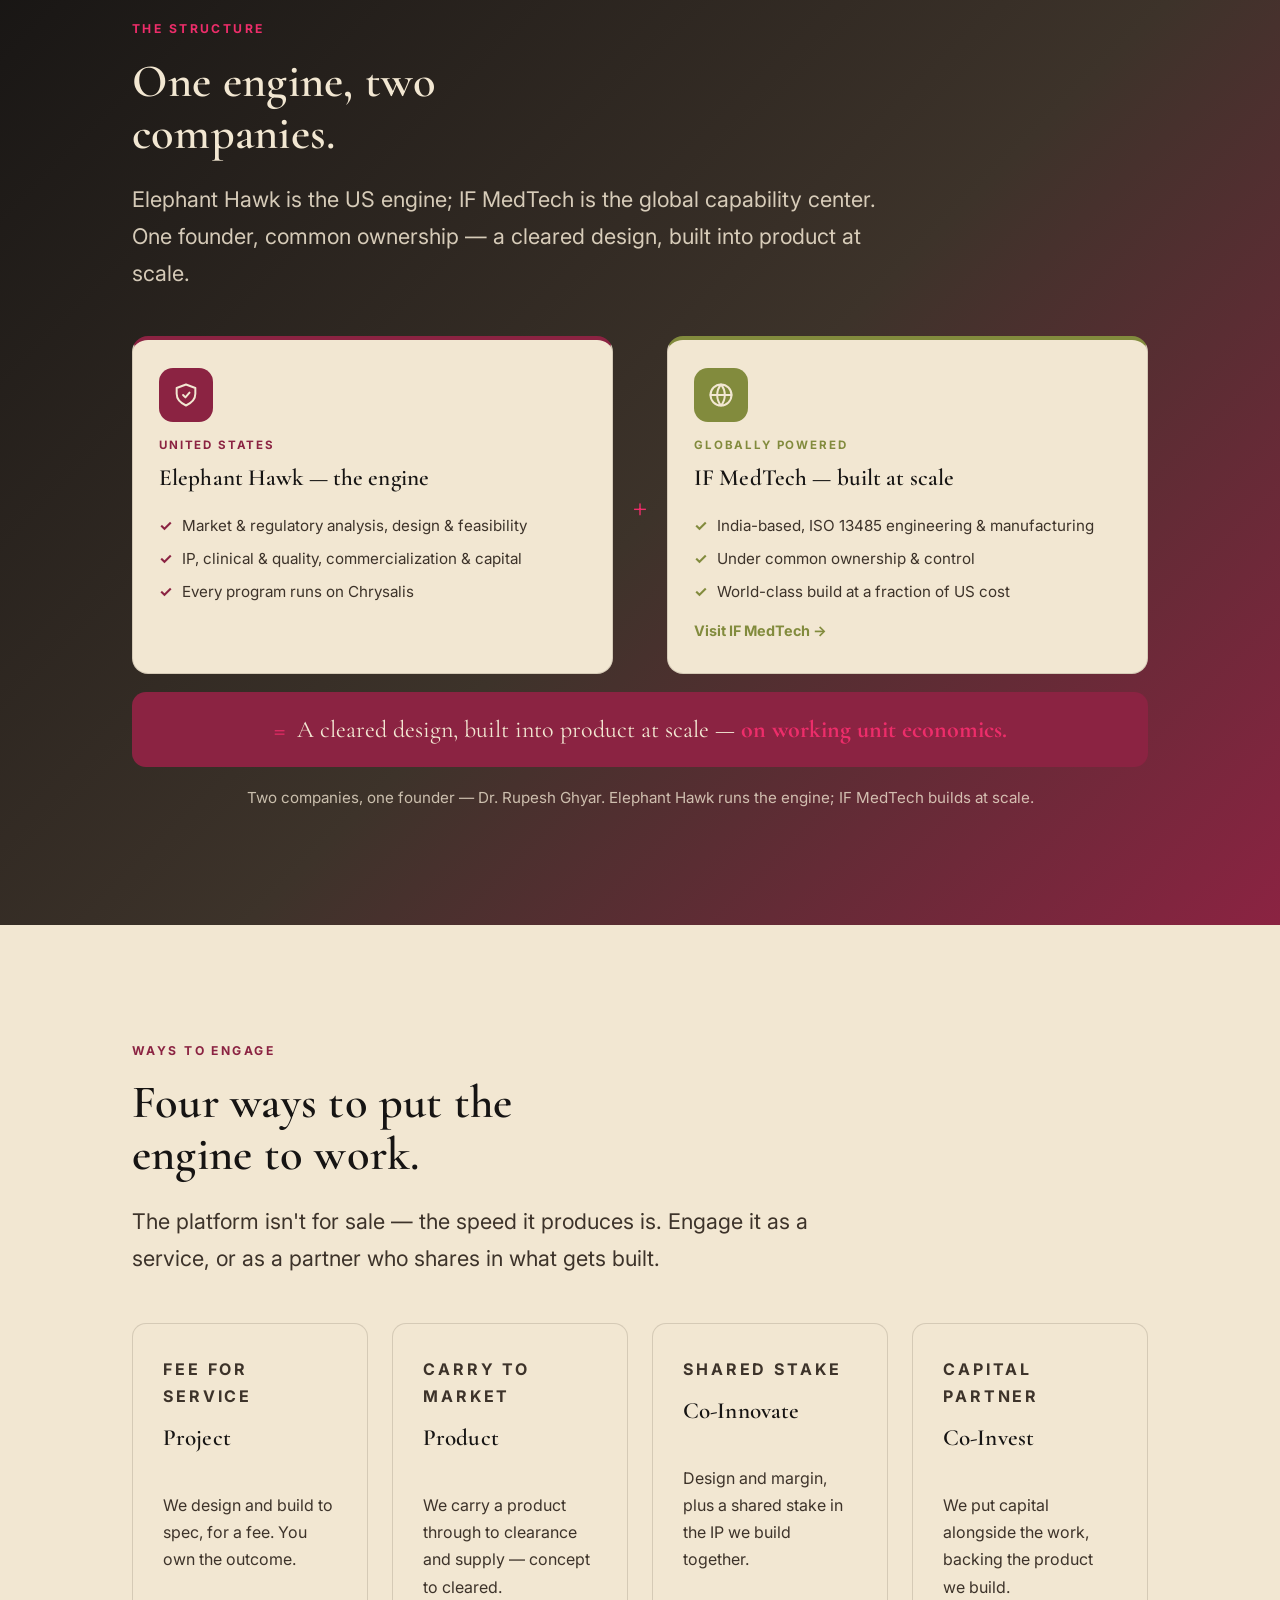
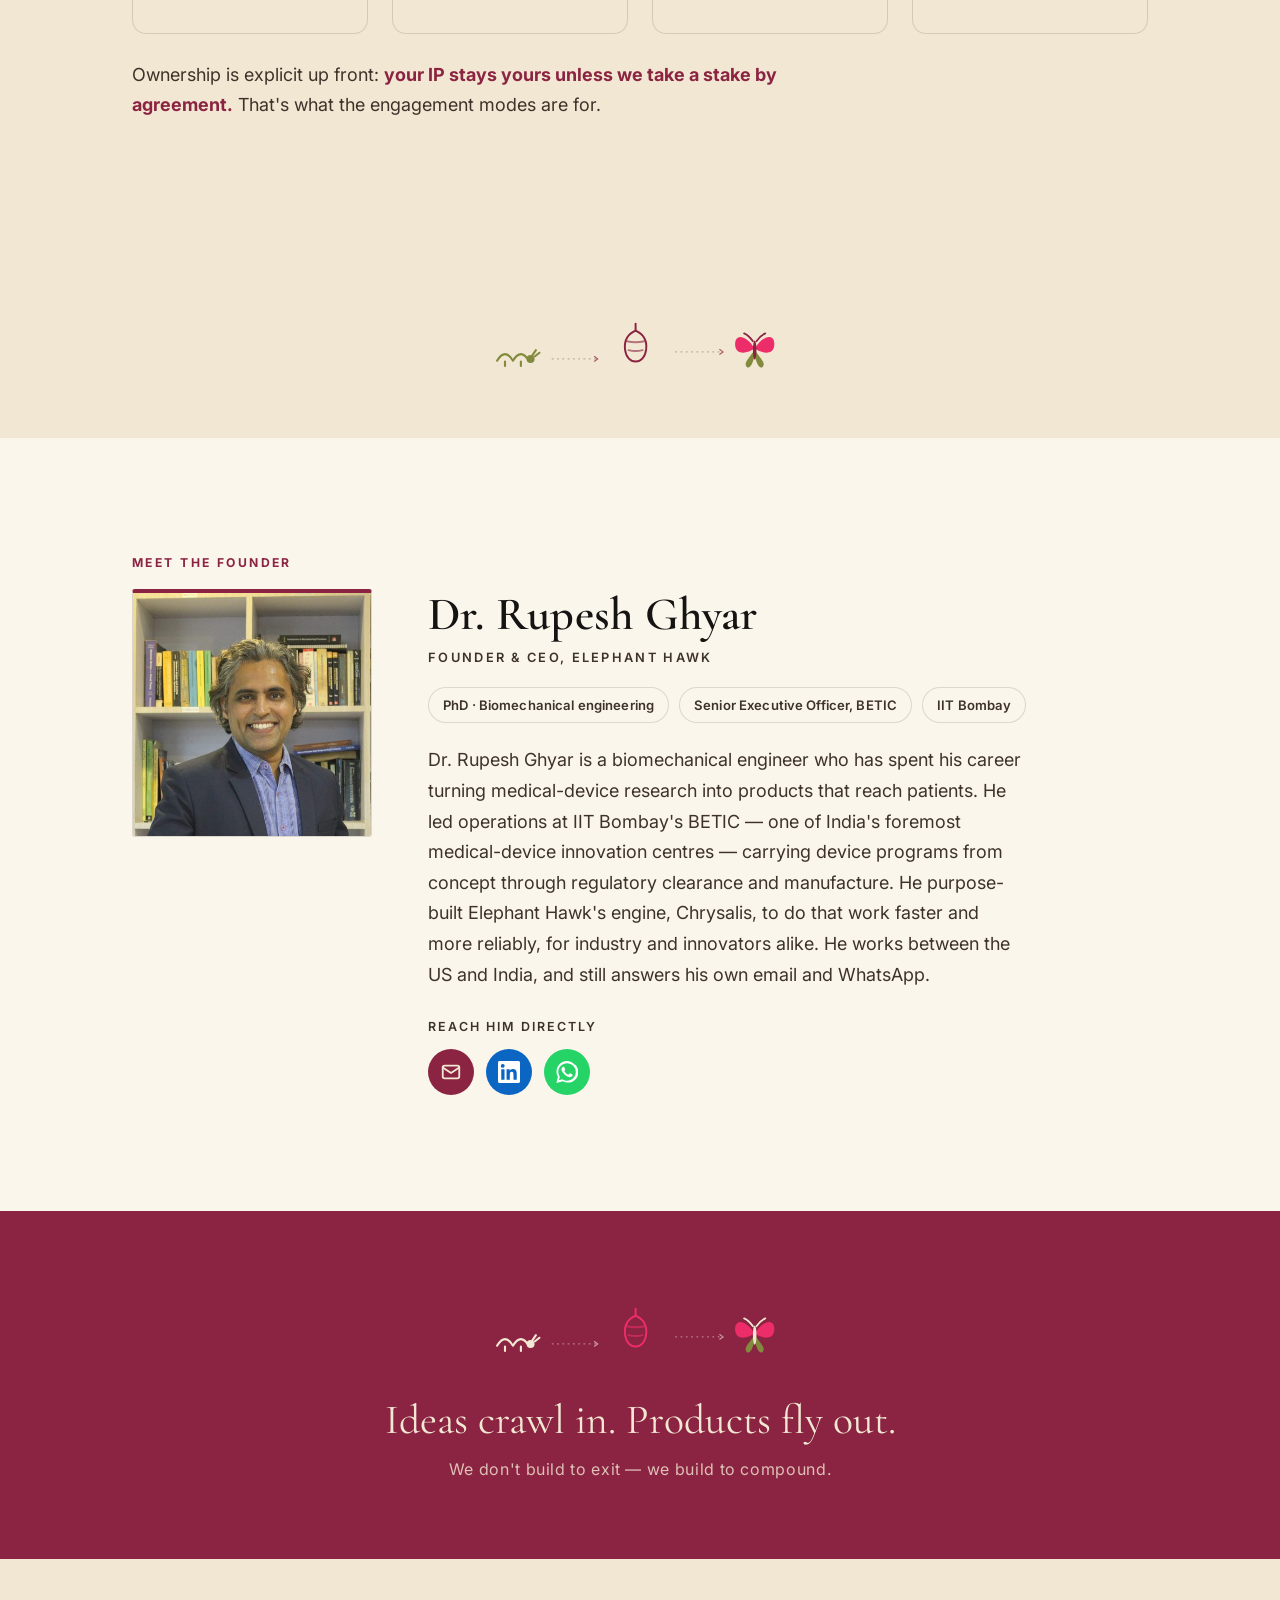
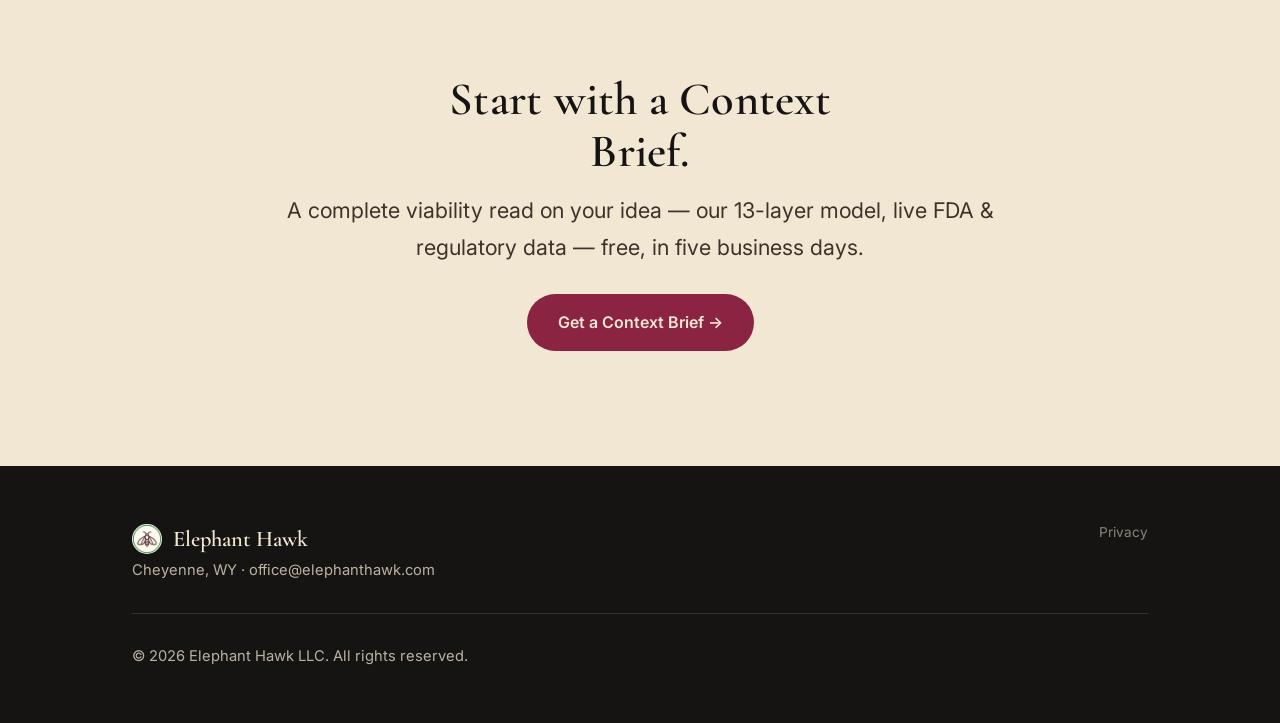
<file: about.html>
<!DOCTYPE html>
<html lang="en">
<head>
  <meta charset="UTF-8">
  <meta name="viewport" content="width=device-width, initial-scale=1.0">
  <title>Overview — Elephant Hawk</title>
  <meta name="description" content="Elephant Hawk builds the operational infrastructure that compresses the path from breakthrough idea to market-ready regulated product.">
  <link rel="canonical" href="https://www.elephanthawk.com/about.html">
  <!-- Social sharing (Open Graph + Twitter) -->
  <meta property="og:type" content="website">
  <meta property="og:site_name" content="Elephant Hawk">
  <meta property="og:url" content="https://www.elephanthawk.com/about.html">
  <meta property="og:title" content="About — Elephant Hawk">
  <meta property="og:description" content="Elephant Hawk builds the operational infrastructure that compresses the path from breakthrough idea to market-ready regulated product.">
  <meta property="og:image" content="https://www.elephanthawk.com/og-image.png">
  <meta name="twitter:card" content="summary_large_image">
  <link rel="preconnect" href="https://fonts.googleapis.com">
  <link rel="preconnect" href="https://fonts.gstatic.com" crossorigin>
  <link href="https://fonts.googleapis.com/css2?family=Cormorant+Garamond:ital,wght@0,500;0,600;1,500;1,600&family=Inter:wght@400;500;600;700&display=swap" rel="stylesheet">
  <link rel="icon" href="favicon-16.png" sizes="16x16" type="image/png">
  <link rel="icon" href="favicon-32.png" sizes="32x32" type="image/png">
  <link rel="apple-touch-icon" href="apple-touch-icon.png">
  <link rel="stylesheet" href="styles.css">
</head>
<body>

  <!-- ============ Shared header ============ -->
  <header class="site-header">
    <nav class="nav container" aria-label="Primary">
      <a class="brand" href="index.html" aria-label="Elephant Hawk home">
        <img class="brand-mark" src="logo.png" width="45" height="45" alt="Elephant Hawk logo" />
        <span class="name">Elephant Hawk<span class="tag">Preserve · Enable · Advance</span></span>
      </a>
      <button class="nav-toggle" aria-label="Toggle menu" aria-controls="nav-links" aria-expanded="false">☰</button>
      <ul class="nav-links" id="nav-links" hidden>
        <li><a href="index.html">Start</a></li>
        <li><a href="about.html" class="active">Overview</a></li>
        <li><a href="approach.html">The Process</a></li>
        <li><a class="nav-cta" href="contact.html?type=brief#context-brief">Context Brief</a></li>
      </ul>
    </nav>
  </header>

  <main>
    <!-- ============ Page intro ============ -->
    <section class="section">
      <div class="container">
        <p class="section-eyebrow">Overview</p>
        <h1 class="section-title">The structure inside which transformation happens.</h1>
        <p class="lede">The path from a breakthrough idea to a product in the hands of the people who need it is too slow, too fragmented, and too expensive. Elephant Hawk exists to compress that path.</p>
      </div>
    </section>

    <!-- ============ Metamorphosis thread ============ -->
    <div class="metamorph-divider" aria-hidden="true">
      <svg viewBox="0 0 340 90" fill="none">
        <path d="M70,60 H120" stroke="#3D332A" stroke-width="1.4" stroke-dasharray="2 4" opacity="0.32"/>
        <path d="M118,57 l4,3 -4,3" stroke="#8B2342" stroke-width="1.4" opacity="0.7"/>
        <path d="M210,52 H262" stroke="#3D332A" stroke-width="1.4" stroke-dasharray="2 4" opacity="0.32"/>
        <path d="M260,49 l4,3 -4,3" stroke="#8B2342" stroke-width="1.4" opacity="0.7"/>
        <g stroke="#828B3D" stroke-width="2.4" stroke-linecap="round" stroke-linejoin="round">
          <path d="M8,62 q9,-15 18,0 q9,-15 18,0"/><circle cx="46" cy="60" r="4.5" fill="#828B3D" stroke="none"/>
          <path d="M48,56 l4,-6 M51,57 l5,-4"/><path d="M17,63 v5 M35,63 v5"/>
        </g>
        <g stroke="#8B2342" stroke-width="2.2" stroke-linecap="round">
          <line x1="165" y1="20" x2="165" y2="28"/>
          <path d="M165,28 C156,32 152,40 153,49 C154,58 159,63 165,63 C171,63 176,58 177,49 C178,40 174,32 165,28 Z"/>
          <path d="M155,40 Q165,42 175,40" opacity="0.6"/><path d="M157,50 Q165,52 173,50" opacity="0.6"/>
        </g>
        <g transform="translate(268,8)">
          <path d="M32,40 C20,22 8,24 10,38 C12,48 24,46 32,40 Z" fill="#ED2D6A"/>
          <path d="M32,40 C44,22 56,24 54,38 C52,48 40,46 32,40 Z" fill="#ED2D6A"/>
          <path d="M32,42 C25,52 19,57 23,61 C27,64 31,55 32,46 Z" fill="#828B3D"/>
          <path d="M32,42 C39,52 45,57 41,61 C37,64 33,55 32,46 Z" fill="#828B3D"/>
          <ellipse cx="32" cy="42" rx="2" ry="11" fill="#8B2342"/>
          <path d="M30,32 q-5,-7 -10,-9 M34,32 q5,-7 10,-9" stroke="#8B2342" stroke-width="2" fill="none" stroke-linecap="round"/>
        </g>
      </svg>
    </div>

    <!-- ============ Why we exist (North Star) ============ -->
    <section class="section on-dark" style="background:var(--transform);color:var(--wing-cream);">
      <div class="container">
        <p class="section-eyebrow" style="color:var(--hawk-pink);">Why we exist</p>
        <p class="quote" style="color:var(--wing-cream);text-align:left;max-width:24ch;margin:0 0 30px;">Life is delicate. The work is to preserve it, enable it, and advance it — every life, anywhere life exists.</p>
        <p style="font-family:var(--font-display);font-style:italic;font-size:clamp(1.3rem,3vw,1.7rem);color:var(--hawk-pink);letter-spacing:0.05em;margin:0;">Preserve · Enable · Advance</p>
      </div>
    </section>

    <!-- ============ Our vision ============ -->
    <section class="section">
      <div class="container">
        <p class="section-eyebrow">Mission &amp; vision</p>
        <h2 class="mission-line">Get the right products to market faster —<br>so the right <em>ideas</em> become the right <em>products</em>.</h2>
        <p class="mission-sub">We're building a compounding value ecosystem where any of these converts into regulated medtech impact — globally, on working unit economics, at a cycle time the conventional industry can't match.</p>
        <div class="mission-flow" aria-label="Inputs that convert into regulated medtech impact">
          <span class="mi">Insight</span>
          <span class="mi">Technology</span>
          <span class="mi">Capability</span>
          <span class="mi">Capital</span>
          <span class="mi-arrow" aria-hidden="true">→</span>
          <span class="mi mi-out">Regulated medtech impact</span>
        </div>
      </div>
    </section>

    <!-- ============ Metamorphosis thread ============ -->
    <div class="metamorph-divider" aria-hidden="true">
      <svg viewBox="0 0 340 90" fill="none">
        <path d="M70,60 H120" stroke="#3D332A" stroke-width="1.4" stroke-dasharray="2 4" opacity="0.32"/>
        <path d="M118,57 l4,3 -4,3" stroke="#8B2342" stroke-width="1.4" opacity="0.7"/>
        <path d="M210,52 H262" stroke="#3D332A" stroke-width="1.4" stroke-dasharray="2 4" opacity="0.32"/>
        <path d="M260,49 l4,3 -4,3" stroke="#8B2342" stroke-width="1.4" opacity="0.7"/>
        <g stroke="#828B3D" stroke-width="2.4" stroke-linecap="round" stroke-linejoin="round">
          <path d="M8,62 q9,-15 18,0 q9,-15 18,0"/><circle cx="46" cy="60" r="4.5" fill="#828B3D" stroke="none"/>
          <path d="M48,56 l4,-6 M51,57 l5,-4"/><path d="M17,63 v5 M35,63 v5"/>
        </g>
        <g stroke="#8B2342" stroke-width="2.2" stroke-linecap="round">
          <line x1="165" y1="20" x2="165" y2="28"/>
          <path d="M165,28 C156,32 152,40 153,49 C154,58 159,63 165,63 C171,63 176,58 177,49 C178,40 174,32 165,28 Z"/>
          <path d="M155,40 Q165,42 175,40" opacity="0.6"/><path d="M157,50 Q165,52 173,50" opacity="0.6"/>
        </g>
        <g transform="translate(268,8)">
          <path d="M32,40 C20,22 8,24 10,38 C12,48 24,46 32,40 Z" fill="#ED2D6A"/>
          <path d="M32,40 C44,22 56,24 54,38 C52,48 40,46 32,40 Z" fill="#ED2D6A"/>
          <path d="M32,42 C25,52 19,57 23,61 C27,64 31,55 32,46 Z" fill="#828B3D"/>
          <path d="M32,42 C39,52 45,57 41,61 C37,64 33,55 32,46 Z" fill="#828B3D"/>
          <ellipse cx="32" cy="42" rx="2" ry="11" fill="#8B2342"/>
          <path d="M30,32 q-5,-7 -10,-9 M34,32 q5,-7 10,-9" stroke="#8B2342" stroke-width="2" fill="none" stroke-linecap="round"/>
        </g>
      </svg>
    </div>

    <!-- ============ Problem / work ============ -->
    <section class="section section--panel">
      <div class="container split">
        <div class="prose">
          <h2 class="section-title">The problem</h2>
          <p>Healthcare progress is bottlenecked by execution, not by ideas. Great work stalls in the gap between invention and the market — regulatory complexity, manufacturing barriers, and fragmented expertise turn a clear breakthrough into a long, expensive, uncertain road.</p>
          <p>That gap doesn't just slow companies down. It keeps products from the people who need them.</p>
        </div>
        <div class="prose">
          <h2 class="section-title">What we hold</h2>
          <p>Elephant Hawk partners with <strong>industry and innovators</strong> to develop, manufacture, and bring regulated medtech products to market worldwide. This is the hard part — the full operational backbone, distilled through Chrysalis into a product that clears:</p>
          <div class="chip-row" aria-label="The operational backbone we hold">
            <span class="std">Market &amp; regulatory analysis</span>
            <span class="std">Design &amp; engineering</span>
            <span class="std">Feasibility</span>
            <span class="std">Supply chain &amp; IP</span>
            <span class="std">Clinical evidence</span>
            <span class="std">Quality</span>
          </div>
          <p>The partner gets the credit; we hold the conditions.</p>
        </div>
      </div>
    </section>

    <!-- ============ The structure (two-pillar engine) ============ -->
    <section class="section on-dark" style="background:var(--transform);color:var(--wing-cream);">
      <div class="container">
        <p class="section-eyebrow" style="color:var(--hawk-pink);">The structure</p>
        <h2 class="section-title" style="color:var(--wing-cream);">One engine, two companies.</h2>
        <p class="lede" style="color:rgba(242,231,210,0.86);">Elephant Hawk is the US engine; IF MedTech is the global capability center. One founder, common ownership — a cleared design, built into product at scale.</p>
        <div class="deliver-model">
          <div class="deliver-pillars">
            <div class="deliver-pillar" style="--accent: var(--mulberry);">
              <span class="deliver-icon" aria-hidden="true"><svg viewBox="0 0 24 24" fill="none" stroke="currentColor" stroke-width="1.7" stroke-linecap="round" stroke-linejoin="round"><path d="M12 3l8 3v5c0 5-3.5 8-8 10-4.5-2-8-5-8-10V6z"/><path d="M9.5 12l2 2 3.5-4"/></svg></span>
              <p class="deliver-kicker">United States</p>
              <h3>Elephant Hawk — the engine</h3>
              <ul class="deliver-list">
                <li>Market &amp; regulatory analysis, design &amp; feasibility</li>
                <li>IP, clinical &amp; quality, commercialization &amp; capital</li>
                <li>Every program runs on Chrysalis</li>
              </ul>
            </div>
            <div class="deliver-plus" aria-hidden="true">+</div>
            <div class="deliver-pillar" style="--accent: var(--moth-olive);">
              <span class="deliver-icon" aria-hidden="true"><svg viewBox="0 0 24 24" fill="none" stroke="currentColor" stroke-width="1.7" stroke-linecap="round" stroke-linejoin="round"><circle cx="12" cy="12" r="9"/><path d="M3 12h18"/><path d="M12 3a14 14 0 0 1 0 18 14 14 0 0 1 0-18z"/></svg></span>
              <p class="deliver-kicker">Globally powered</p>
              <h3>IF MedTech — built at scale</h3>
              <ul class="deliver-list">
                <li>India-based, ISO 13485 engineering &amp; manufacturing</li>
                <li>Under common ownership &amp; control</li>
                <li>World-class build at a fraction of US cost</li>
              </ul>
              <a class="deliver-link" href="https://www.ifmedtech.com" target="_blank" rel="noopener">Visit IF&nbsp;MedTech →</a>
            </div>
          </div>
          <div class="deliver-result">
            <strong>=</strong>&nbsp; A cleared design, built into product at scale — <strong>on working unit economics.</strong>
          </div>
          <p class="deliver-note">Two companies, one founder — Dr. Rupesh Ghyar. Elephant Hawk runs the engine; IF MedTech builds at scale.</p>
        </div>
      </div>
    </section>

    <!-- ============ Ways to engage ============ -->
    <section class="section">
      <div class="container">
        <p class="section-eyebrow">Ways to engage</p>
        <h2 class="section-title">Four ways to put the engine to work.</h2>
        <p class="lede">The platform isn't for sale — the speed it produces is. Engage it as a service, or as a partner who shares in what gets built.</p>
        <div class="cards engage">
          <div class="card engage-card" style="--accent: var(--mulberry);">
            <p class="step-stage">Fee for service</p>
            <h3>Project</h3>
            <p>We design and build to spec, for a fee. You own the outcome.</p>
          </div>
          <div class="card engage-card" style="--accent: var(--mulberry);">
            <p class="step-stage">Carry to market</p>
            <h3>Product</h3>
            <p>We carry a product through to clearance and supply — concept to cleared.</p>
          </div>
          <div class="card engage-card" style="--accent: var(--moth-olive);">
            <p class="step-stage">Shared stake</p>
            <h3>Co-Innovate</h3>
            <p>Design and margin, plus a shared stake in the IP we build together.</p>
          </div>
          <div class="card engage-card" style="--accent: var(--moth-olive);">
            <p class="step-stage">Capital partner</p>
            <h3>Co-Invest</h3>
            <p>We put capital alongside the work, backing the product we build.</p>
          </div>
        </div>
        <p class="engage-note">Ownership is explicit up front: <strong>your IP stays yours unless we take a stake by agreement.</strong> That's what the engagement modes are for.</p>
      </div>
    </section>

    <!-- ============ Metamorphosis thread ============ -->
    <div class="metamorph-divider" aria-hidden="true">
      <svg viewBox="0 0 340 90" fill="none">
        <path d="M70,60 H120" stroke="#3D332A" stroke-width="1.4" stroke-dasharray="2 4" opacity="0.32"/>
        <path d="M118,57 l4,3 -4,3" stroke="#8B2342" stroke-width="1.4" opacity="0.7"/>
        <path d="M210,52 H262" stroke="#3D332A" stroke-width="1.4" stroke-dasharray="2 4" opacity="0.32"/>
        <path d="M260,49 l4,3 -4,3" stroke="#8B2342" stroke-width="1.4" opacity="0.7"/>
        <g stroke="#828B3D" stroke-width="2.4" stroke-linecap="round" stroke-linejoin="round">
          <path d="M8,62 q9,-15 18,0 q9,-15 18,0"/><circle cx="46" cy="60" r="4.5" fill="#828B3D" stroke="none"/>
          <path d="M48,56 l4,-6 M51,57 l5,-4"/><path d="M17,63 v5 M35,63 v5"/>
        </g>
        <g stroke="#8B2342" stroke-width="2.2" stroke-linecap="round">
          <line x1="165" y1="20" x2="165" y2="28"/>
          <path d="M165,28 C156,32 152,40 153,49 C154,58 159,63 165,63 C171,63 176,58 177,49 C178,40 174,32 165,28 Z"/>
          <path d="M155,40 Q165,42 175,40" opacity="0.6"/><path d="M157,50 Q165,52 173,50" opacity="0.6"/>
        </g>
        <g transform="translate(268,8)">
          <path d="M32,40 C20,22 8,24 10,38 C12,48 24,46 32,40 Z" fill="#ED2D6A"/>
          <path d="M32,40 C44,22 56,24 54,38 C52,48 40,46 32,40 Z" fill="#ED2D6A"/>
          <path d="M32,42 C25,52 19,57 23,61 C27,64 31,55 32,46 Z" fill="#828B3D"/>
          <path d="M32,42 C39,52 45,57 41,61 C37,64 33,55 32,46 Z" fill="#828B3D"/>
          <ellipse cx="32" cy="42" rx="2" ry="11" fill="#8B2342"/>
          <path d="M30,32 q-5,-7 -10,-9 M34,32 q5,-7 10,-9" stroke="#8B2342" stroke-width="2" fill="none" stroke-linecap="round"/>
        </g>
      </svg>
    </div>

    <!-- ============ Meet the founder ============ -->
    <section class="section section--panel">
      <div class="container">
        <p class="section-eyebrow">Meet the founder</p>
        <div class="founder">
          <div class="founder-photo">
            <img src="rupesh.jpg" alt="Dr. Rupesh Ghyar, Founder and CEO of Elephant Hawk" width="441" height="450">
          </div>
          <div class="founder-bio">
            <h2 class="section-title" style="margin-bottom:6px;">Dr. Rupesh Ghyar</h2>
            <p class="founder-role">Founder &amp; CEO, Elephant Hawk</p>
            <ul class="creds" aria-label="Credentials">
              <li>PhD · Biomechanical engineering</li>
              <li>Senior Executive Officer, BETIC</li>
              <li>IIT Bombay</li>
              <!-- Fill once Rupesh confirms exact numbers/titles, then uncomment:
              <li><strong>NN</strong>&nbsp;patents</li>
              <li><strong>NN</strong>&nbsp;products to market</li>
              <li><strong>NN</strong>&nbsp;peer-reviewed publications</li>
              <li><strong>NN</strong>&nbsp;years in medtech</li>
              -->
            </ul>
            <p>Dr. Rupesh Ghyar is a biomechanical engineer who has spent his career turning medical-device research into products that reach patients. He led operations at IIT Bombay's BETIC — one of India's foremost medical-device innovation centres — carrying device programs from concept through regulatory clearance and manufacture. He purpose-built Elephant Hawk's engine, Chrysalis, to do that work faster and more reliably, for industry and innovators alike. He works between the US and India, and still answers his own email and WhatsApp.</p>
            <p class="founder-contact-label">Reach him directly</p>
            <div class="founder-actions">
              <a class="icon-btn" href="mailto:rupesh@elephanthawk.com" aria-label="Email Rupesh" title="Email Rupesh">
                <svg viewBox="0 0 24 24" fill="none" stroke="currentColor" stroke-width="2" stroke-linecap="round" stroke-linejoin="round" aria-hidden="true"><rect x="3" y="5" width="18" height="14" rx="2"/><path d="m3 7 9 6 9-6"/></svg>
              </a>
              <a class="icon-btn icon-btn--linkedin" href="https://www.linkedin.com/in/rupesh-ghyar-7510442b7/" target="_blank" rel="noopener" aria-label="Rupesh on LinkedIn" title="LinkedIn">
                <svg viewBox="0 0 24 24" fill="currentColor" aria-hidden="true"><path d="M20.45 20.45h-3.56v-5.57c0-1.33-.03-3.04-1.85-3.04-1.85 0-2.14 1.45-2.14 2.94v5.67H9.34V9h3.42v1.56h.05c.48-.9 1.64-1.85 3.37-1.85 3.6 0 4.27 2.37 4.27 5.46v6.28zM5.34 7.43a2.07 2.07 0 1 1 0-4.13 2.07 2.07 0 0 1 0 4.13zM7.12 20.45H3.55V9h3.57v11.45zM22.22 0H1.77C.79 0 0 .77 0 1.73v20.54C0 23.22.79 24 1.77 24h20.45c.98 0 1.78-.78 1.78-1.73V1.73C24 .77 23.2 0 22.22 0z"/></svg>
              </a>
              <a class="icon-btn icon-btn--whatsapp" href="https://wa.me/919970642574" target="_blank" rel="noopener" aria-label="Message Rupesh on WhatsApp" title="WhatsApp">
                <svg viewBox="0 0 24 24" fill="currentColor" aria-hidden="true"><path d="M17.5 14.4c-.3-.15-1.77-.87-2.04-.97-.27-.1-.47-.15-.67.15-.2.3-.77.97-.94 1.17-.17.2-.35.22-.65.07-.3-.15-1.26-.46-2.4-1.48-.89-.79-1.49-1.77-1.66-2.07-.17-.3-.02-.46.13-.61.13-.13.3-.35.45-.52.15-.17.2-.3.3-.5.1-.2.05-.37-.02-.52-.08-.15-.67-1.61-.92-2.21-.24-.58-.49-.5-.67-.51l-.57-.01c-.2 0-.52.07-.8.37-.27.3-1.04 1.02-1.04 2.48 0 1.46 1.07 2.88 1.22 3.08.15.2 2.1 3.2 5.08 4.49.71.31 1.26.49 1.69.62.71.23 1.36.2 1.87.12.57-.08 1.77-.72 2.02-1.42.25-.7.25-1.3.17-1.42-.07-.13-.27-.2-.57-.35zM12.05 21.5a9.5 9.5 0 0 1-4.85-1.33l-.35-.2-3.6.94.96-3.51-.23-.36a9.46 9.46 0 0 1-1.45-5.05c0-5.24 4.27-9.5 9.52-9.5 2.54 0 4.93.99 6.73 2.79a9.46 9.46 0 0 1 2.79 6.72c0 5.24-4.27 9.5-9.52 9.5zm8.1-17.6A11.42 11.42 0 0 0 12.05 0C5.7 0 .53 5.16.53 11.5c0 2.03.53 4 1.54 5.75L.43 24l6.9-1.81a11.5 11.5 0 0 0 5.49 1.4h.01c6.34 0 11.51-5.16 11.51-11.5 0-3.07-1.2-5.96-3.37-8.13z"/></svg>
              </a>
            </div>
          </div>
        </div>
      </div>
    </section>

    <!-- ============ Canonical phrase band ============ -->
    <section class="band">
      <div class="container">
        <svg class="motif" viewBox="0 0 340 90" fill="none" aria-hidden="true">
          <path d="M70,60 H120" stroke="#F2E7D2" stroke-width="1.4" stroke-dasharray="2 4" opacity="0.45"/>
          <path d="M118,57 l4,3 -4,3" stroke="#F2E7D2" stroke-width="1.4" opacity="0.6"/>
          <path d="M210,52 H262" stroke="#F2E7D2" stroke-width="1.4" stroke-dasharray="2 4" opacity="0.45"/>
          <path d="M260,49 l4,3 -4,3" stroke="#F2E7D2" stroke-width="1.4" opacity="0.6"/>
          <g stroke="#F2E7D2" stroke-width="2.4" stroke-linecap="round" stroke-linejoin="round">
            <path d="M8,62 q9,-15 18,0 q9,-15 18,0"/><circle cx="46" cy="60" r="4.5" fill="#F2E7D2" stroke="none"/>
            <path d="M48,56 l4,-6 M51,57 l5,-4"/><path d="M17,63 v5 M35,63 v5"/>
          </g>
          <g stroke="#ED2D6A" stroke-width="2.2" stroke-linecap="round">
            <line x1="165" y1="20" x2="165" y2="28"/>
            <path d="M165,28 C156,32 152,40 153,49 C154,58 159,63 165,63 C171,63 176,58 177,49 C178,40 174,32 165,28 Z"/>
            <path d="M155,40 Q165,42 175,40" opacity="0.6"/><path d="M157,50 Q165,52 173,50" opacity="0.6"/>
          </g>
          <g transform="translate(268,8)">
            <path d="M32,40 C20,22 8,24 10,38 C12,48 24,46 32,40 Z" fill="#ED2D6A"/>
            <path d="M32,40 C44,22 56,24 54,38 C52,48 40,46 32,40 Z" fill="#ED2D6A"/>
            <path d="M32,42 C25,52 19,57 23,61 C27,64 31,55 32,46 Z" fill="#828B3D"/>
            <path d="M32,42 C39,52 45,57 41,61 C37,64 33,55 32,46 Z" fill="#828B3D"/>
            <ellipse cx="32" cy="42" rx="2" ry="11" fill="#F2E7D2"/>
            <path d="M30,32 q-5,-7 -10,-9 M34,32 q5,-7 10,-9" stroke="#F2E7D2" stroke-width="2" fill="none" stroke-linecap="round"/>
          </g>
        </svg>
        <p>Ideas crawl in. Products fly out.</p>
        <p class="small">We don't build to exit — we build to compound.</p>
      </div>
    </section>

    <!-- ============ Closing CTA ============ -->
    <section class="section center">
      <h2 class="section-title" style="margin:0 auto 14px;">Start with a Context Brief.</h2>
      <p class="lede" style="margin:0 auto 28px;">A complete viability read on your idea — our 13-layer model, live FDA &amp; regulatory data — free, in five business days.</p>
      <a class="btn btn-primary" href="contact.html?type=brief#context-brief">Get a Context Brief →</a>
    </section>
  </main>

  <!-- ============ Shared footer ============ -->
  <footer class="site-footer">
    <div class="container">
      <div class="footer-top">
        <div>
          <div class="footer-brand">
            <img class="footer-mark" src="logo.png" width="30" height="30" alt="" />
            <span>Elephant Hawk</span>
          </div>
          <div>Cheyenne, WY · <a href="mailto:office@elephanthawk.com">office@elephanthawk.com</a></div>
        </div>
        <ul class="footer-legal">
          <li><a href="privacy.html">Privacy</a></li>
        </ul>
      </div>
      <div>© <span id="year">2026</span> Elephant Hawk LLC. All rights reserved.</div>
    </div>
  </footer>

  <script src="script.js"></script>
</body>
</html>
</file>
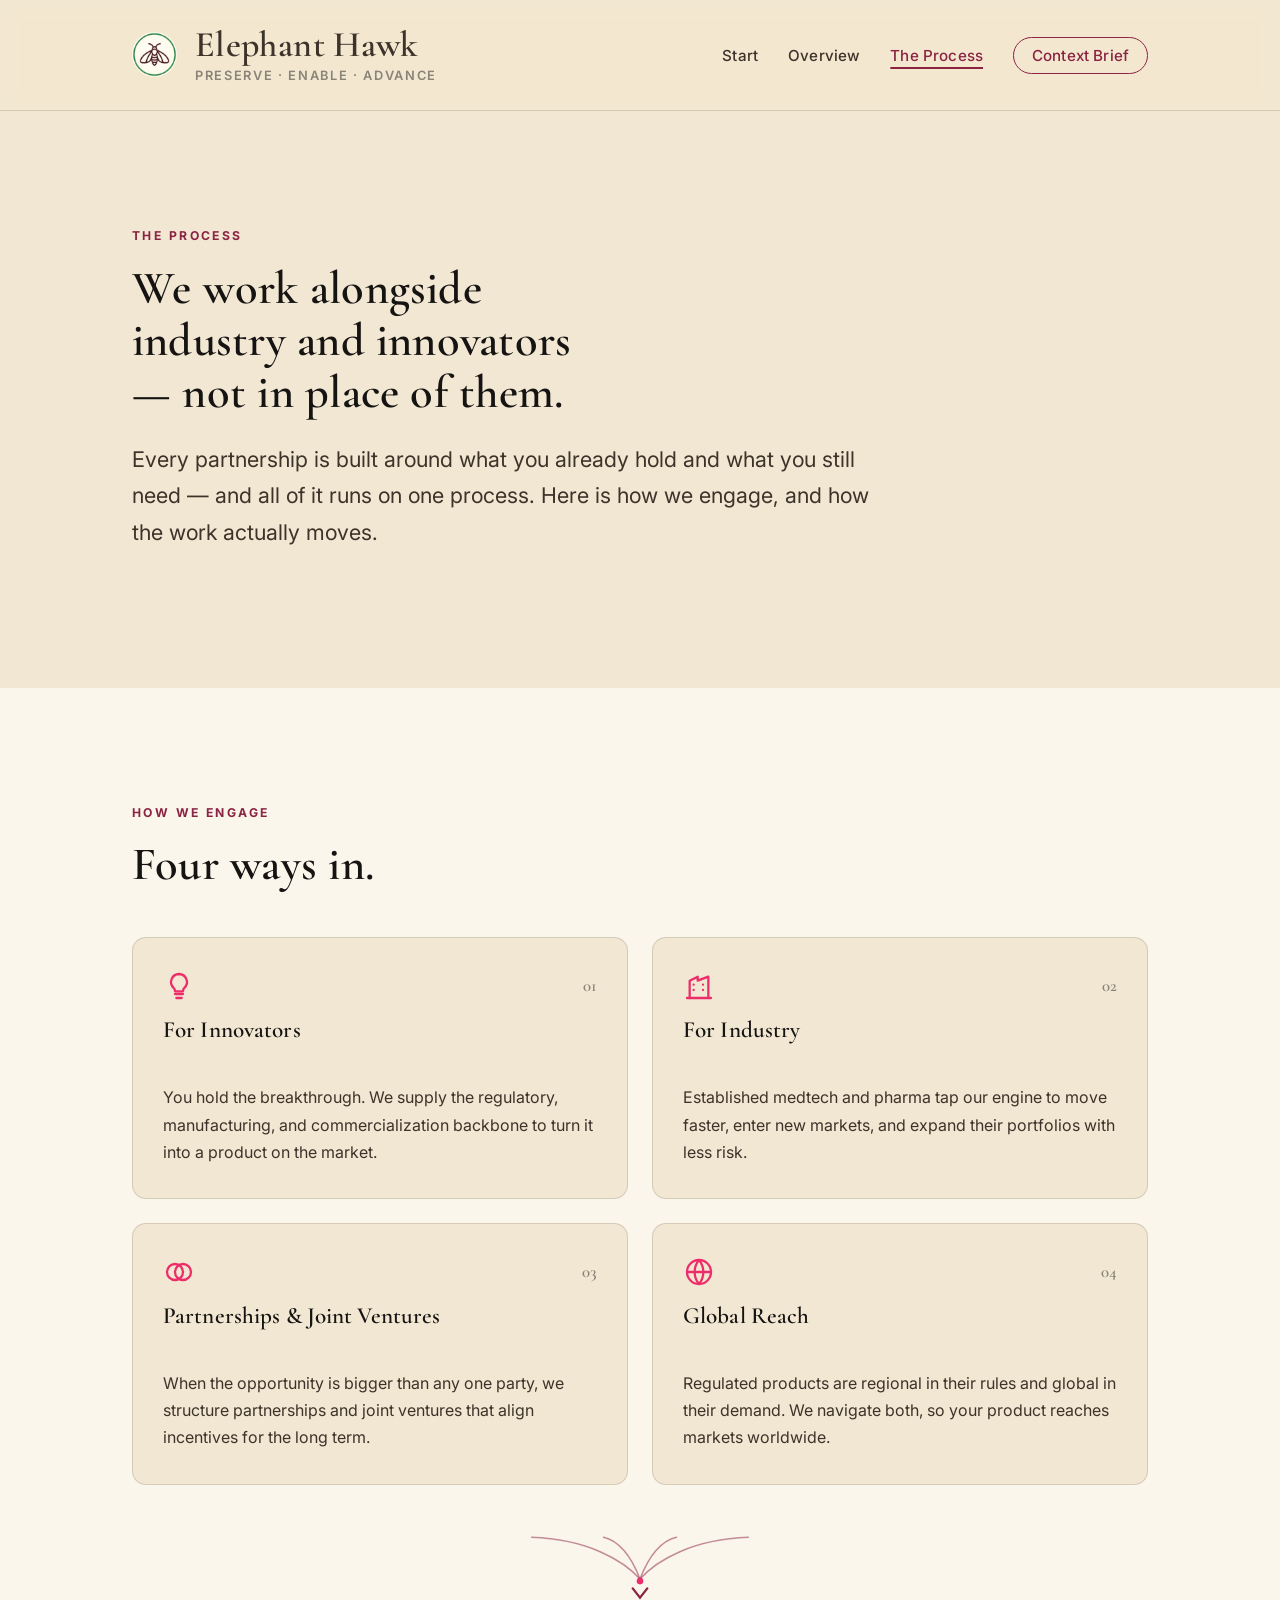
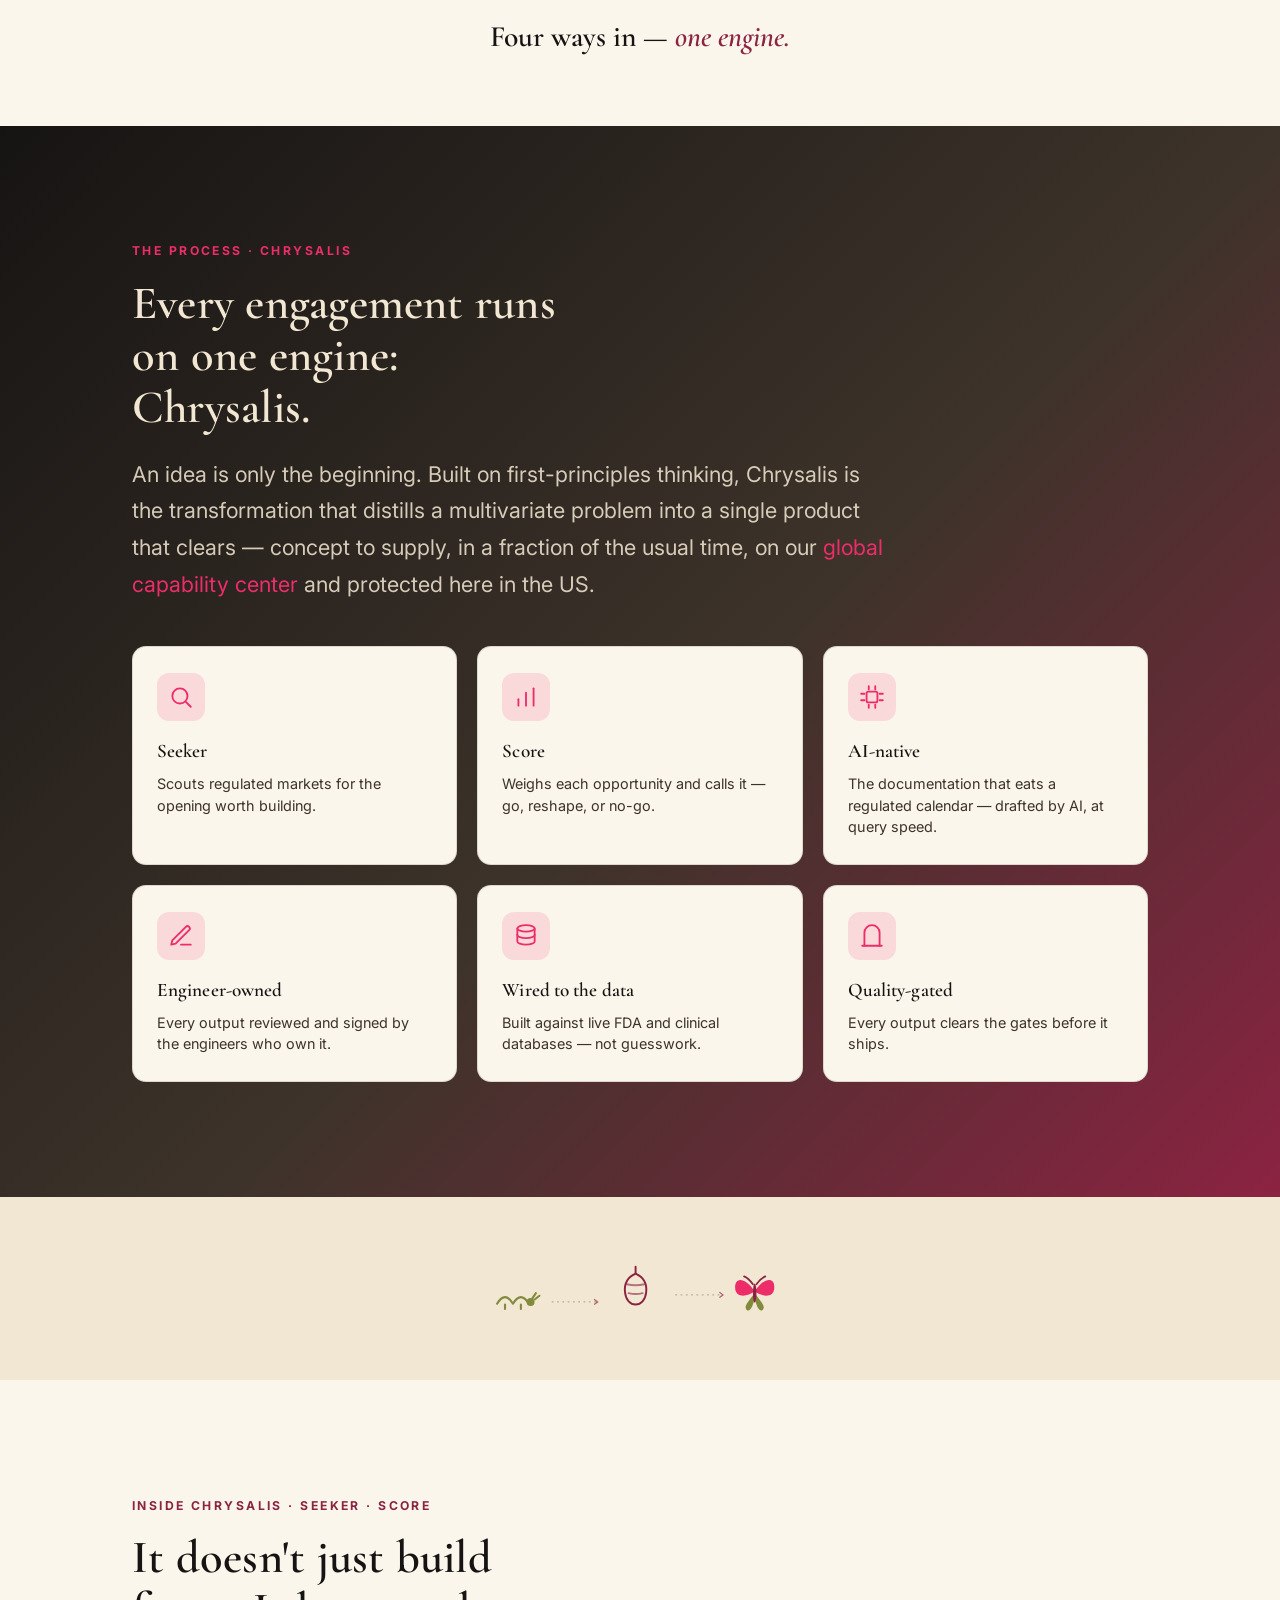
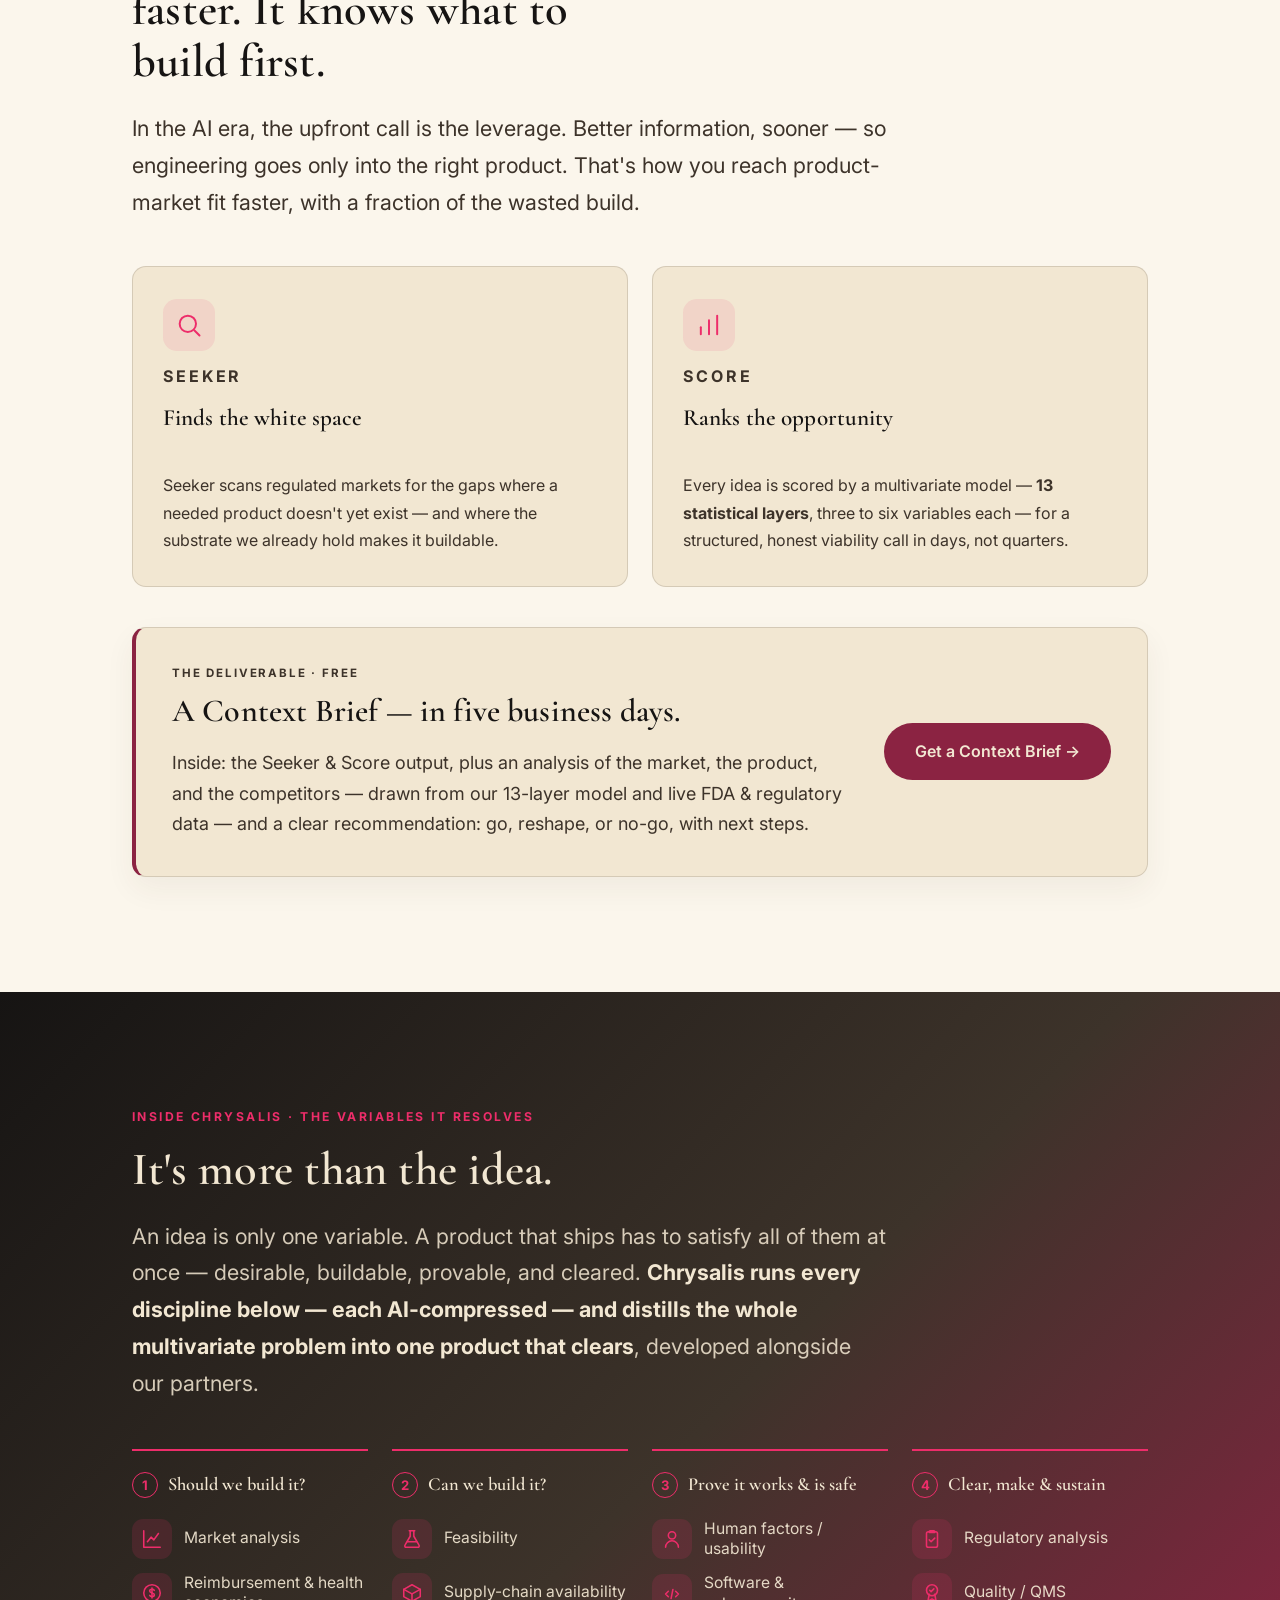
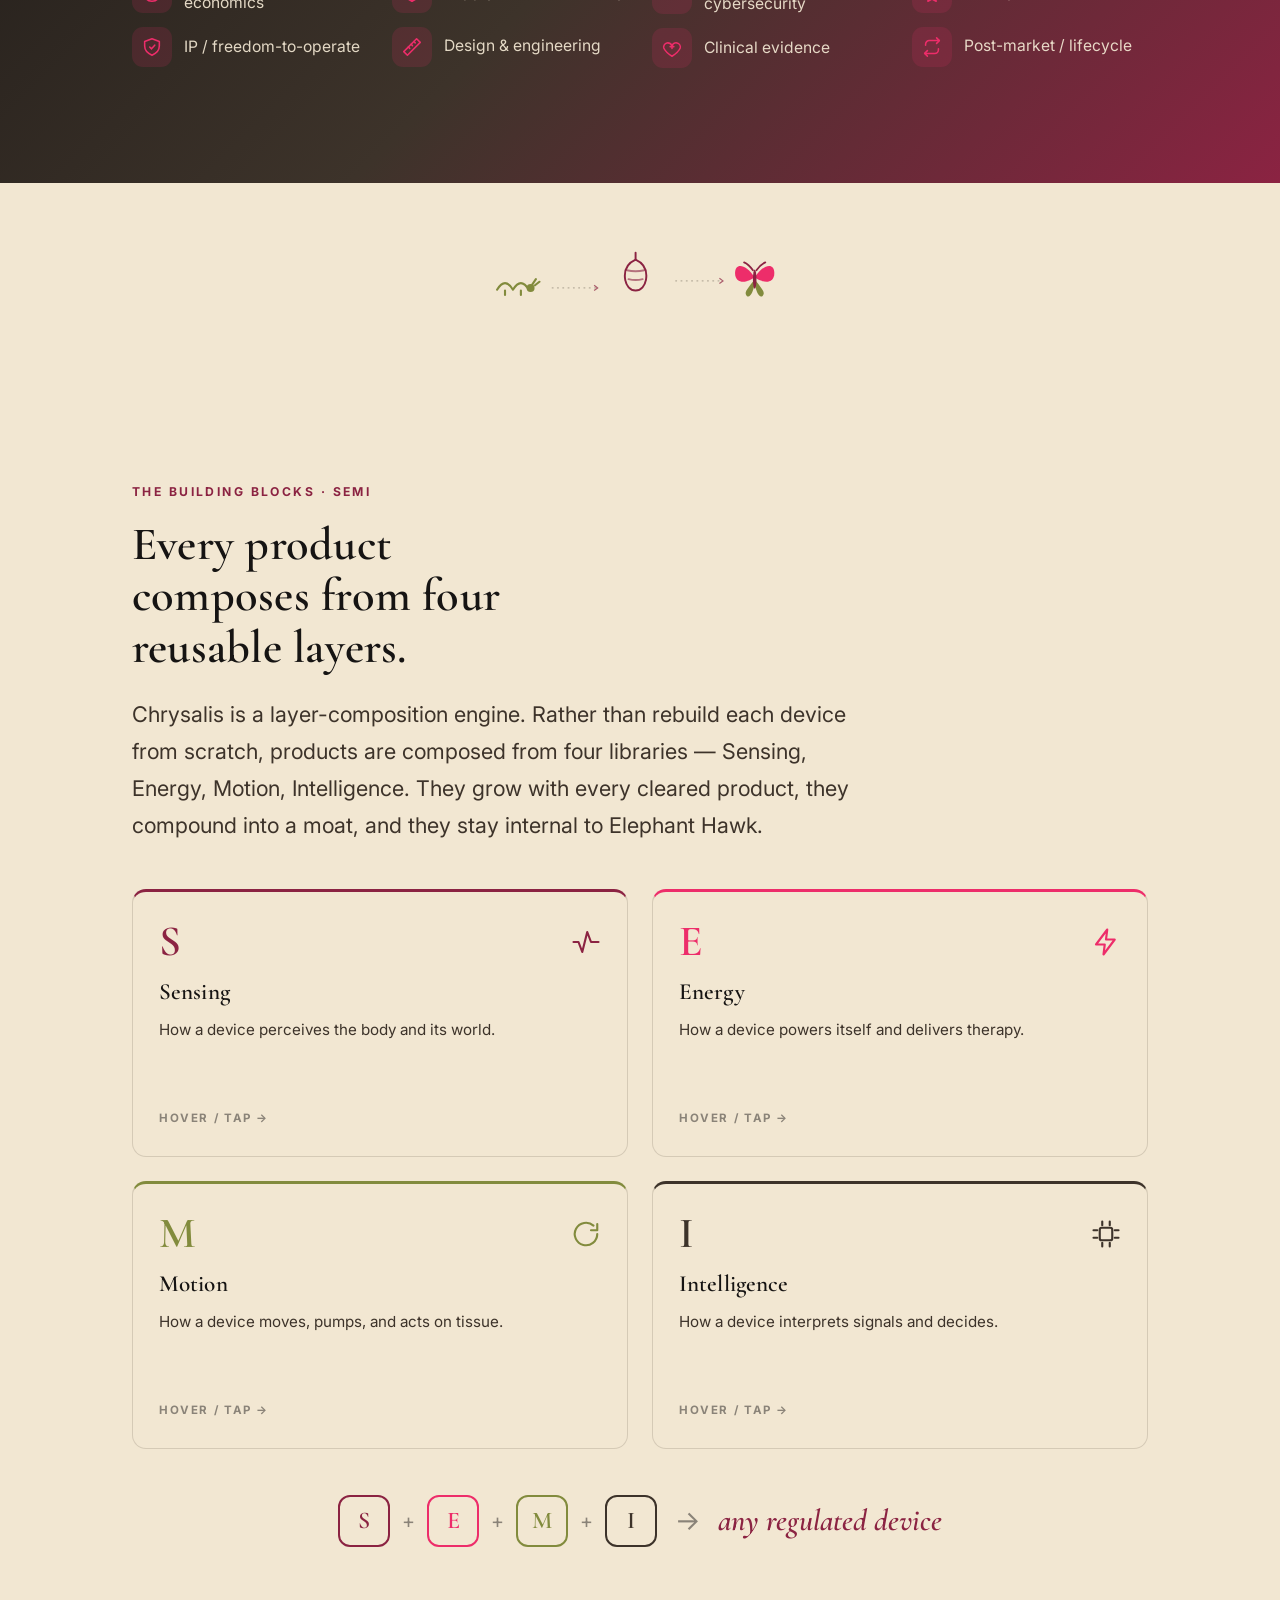
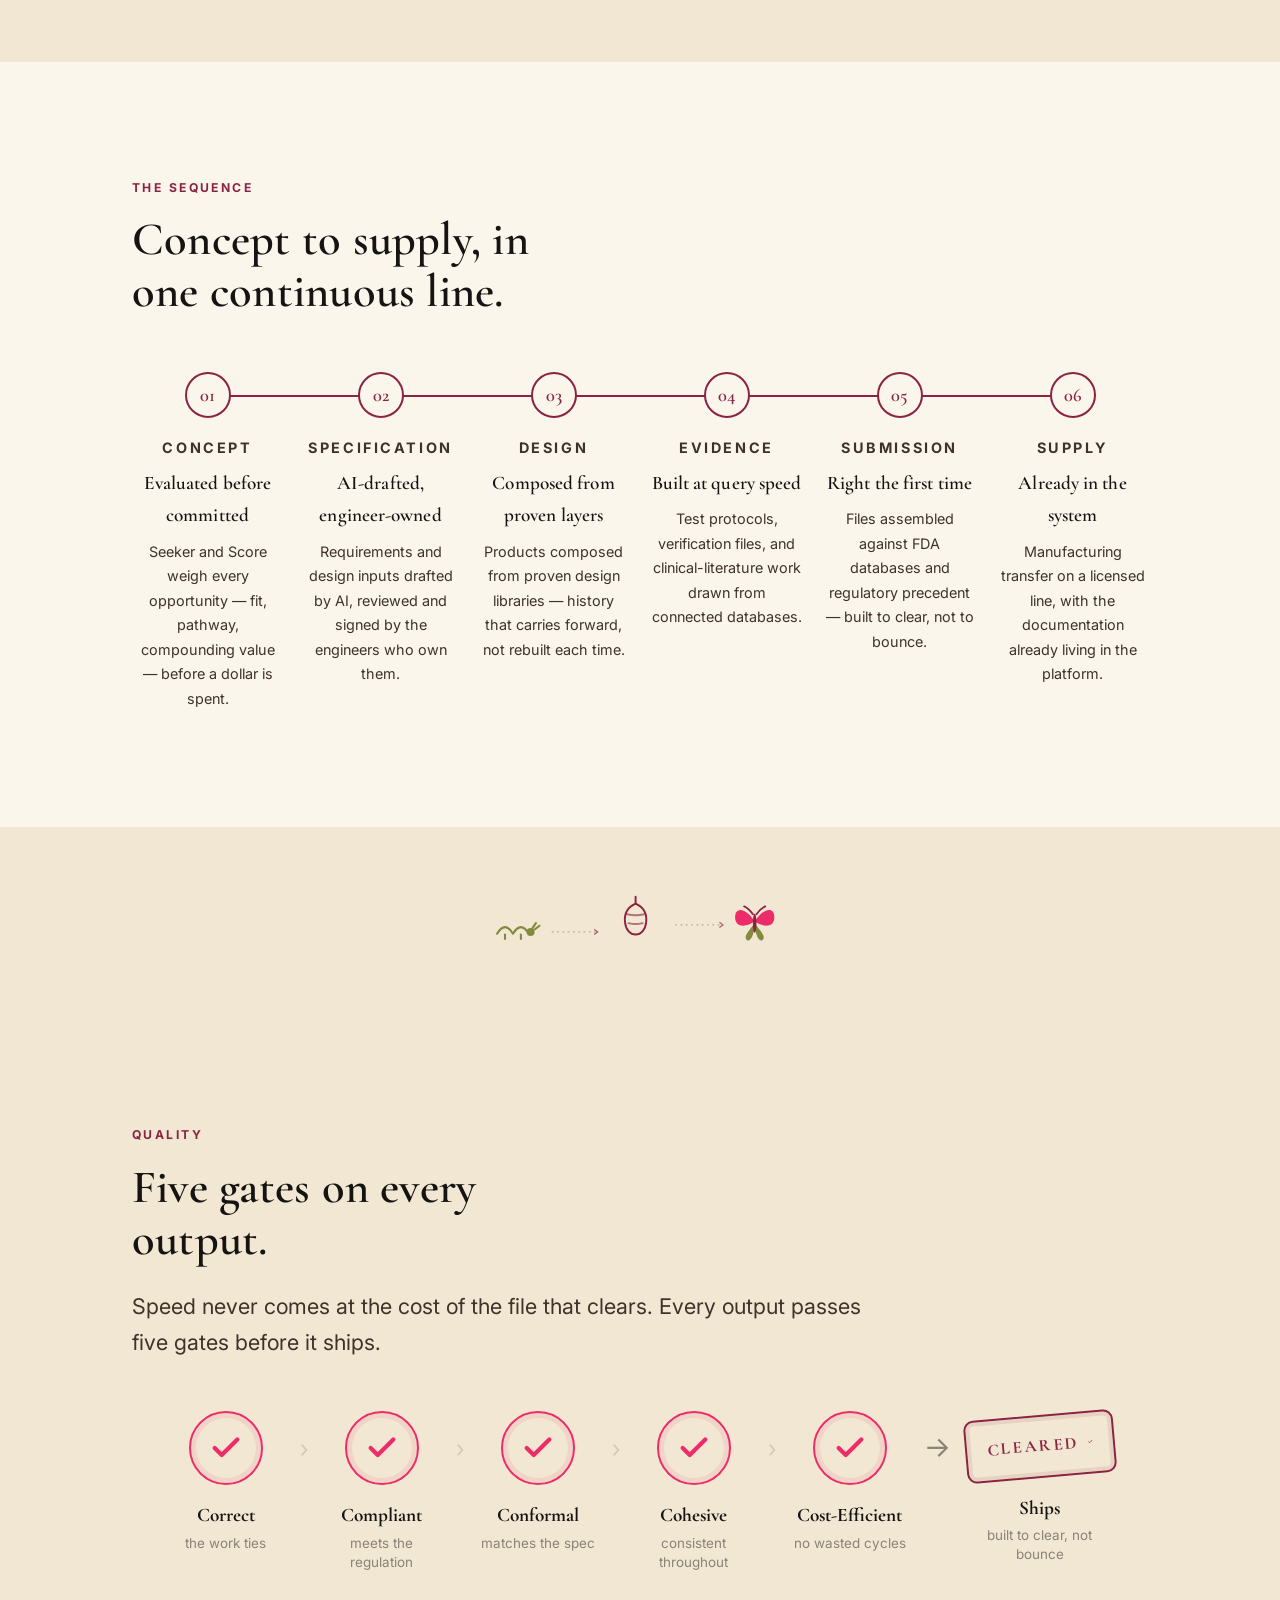
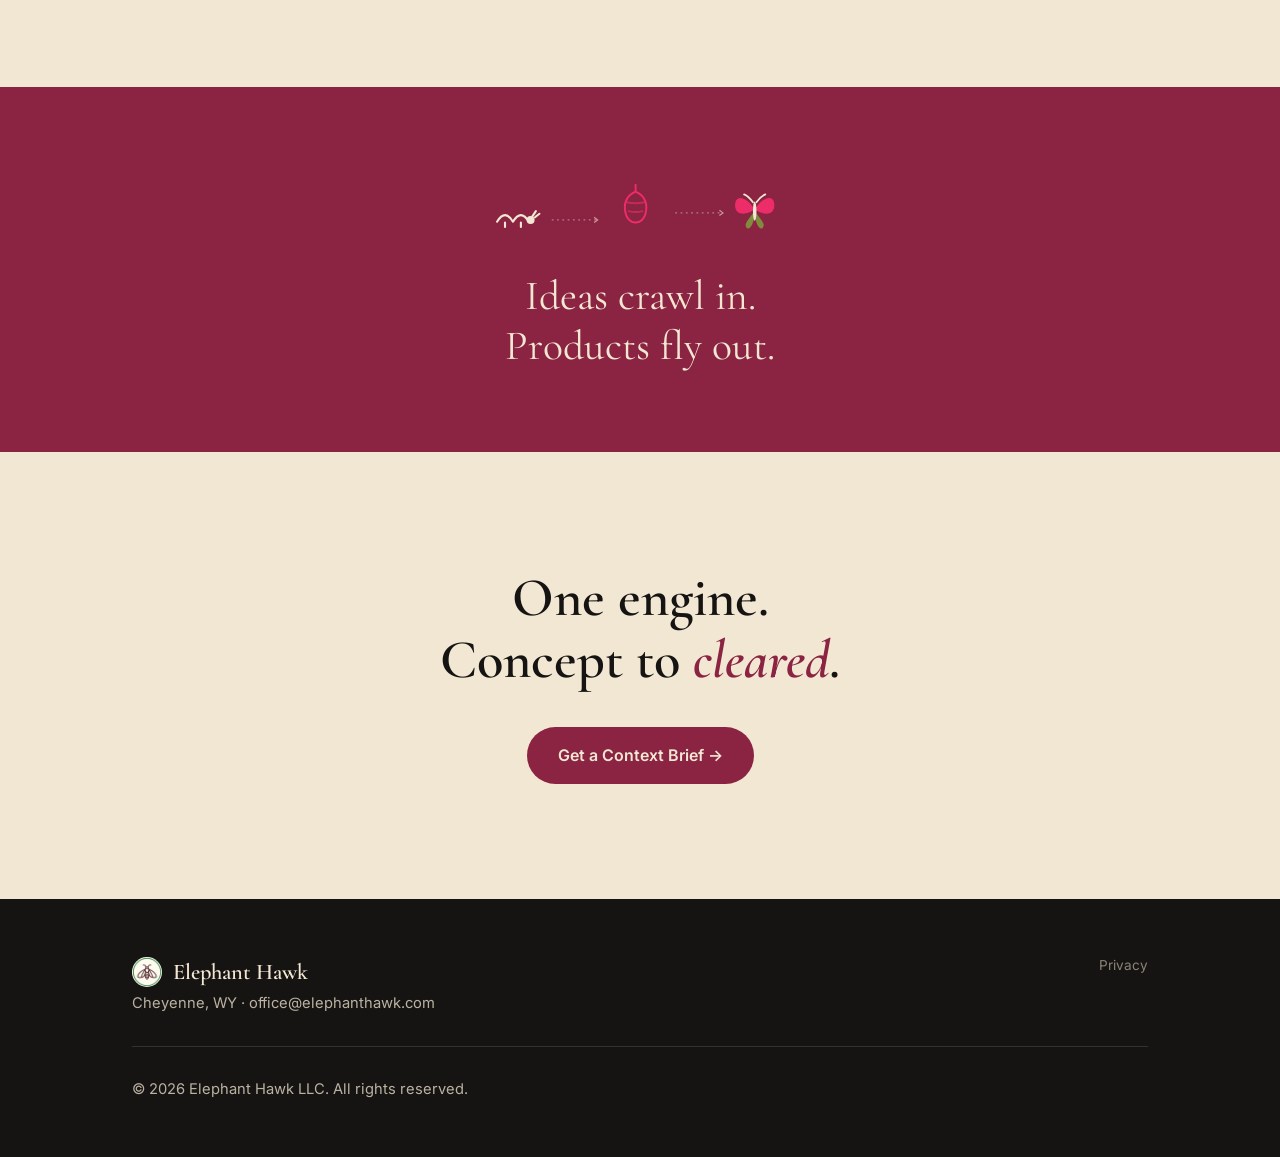
<file: approach.html>
<!DOCTYPE html>
<html lang="en">
<head>
  <meta charset="UTF-8">
  <meta name="viewport" content="width=device-width, initial-scale=1.0">
  <title>The Process — Elephant Hawk</title>
  <meta name="description" content="How Elephant Hawk works: we partner alongside industry and innovators, and run every engagement on Chrysalis — our AI-native process for compressing medtech time to market.">
  <link rel="canonical" href="https://www.elephanthawk.com/approach.html">
  <!-- Social sharing (Open Graph + Twitter) -->
  <meta property="og:type" content="website">
  <meta property="og:site_name" content="Elephant Hawk">
  <meta property="og:url" content="https://www.elephanthawk.com/approach.html">
  <meta property="og:title" content="Approach — Elephant Hawk">
  <meta property="og:description" content="We work alongside industry and innovators, and run every engagement on Chrysalis — our AI-native process for compressing medtech time to market.">
  <meta property="og:image" content="https://www.elephanthawk.com/og-image.png">
  <meta name="twitter:card" content="summary_large_image">
  <link rel="preconnect" href="https://fonts.googleapis.com">
  <link rel="preconnect" href="https://fonts.gstatic.com" crossorigin>
  <link href="https://fonts.googleapis.com/css2?family=Cormorant+Garamond:ital,wght@0,500;0,600;1,500;1,600&family=Inter:wght@400;500;600;700&display=swap" rel="stylesheet">
  <link rel="icon" href="favicon-16.png" sizes="16x16" type="image/png">
  <link rel="icon" href="favicon-32.png" sizes="32x32" type="image/png">
  <link rel="apple-touch-icon" href="apple-touch-icon.png">
  <link rel="stylesheet" href="styles.css">
</head>
<body>

  <!-- ============ Shared header ============ -->
  <header class="site-header">
    <nav class="nav container" aria-label="Primary">
      <a class="brand" href="index.html" aria-label="Elephant Hawk home">
        <img class="brand-mark" src="logo.png" width="45" height="45" alt="Elephant Hawk logo" />
        <span class="name">Elephant Hawk<span class="tag">Preserve · Enable · Advance</span></span>
      </a>
      <button class="nav-toggle" aria-label="Toggle menu" aria-controls="nav-links" aria-expanded="false">☰</button>
      <ul class="nav-links" id="nav-links" hidden>
        <li><a href="index.html">Start</a></li>
        <li><a href="about.html">Overview</a></li>
        <li><a href="approach.html" class="active">The Process</a></li>
        <li><a class="nav-cta" href="contact.html?type=brief#context-brief">Context Brief</a></li>
      </ul>
    </nav>
  </header>

  <main>
    <!-- ============ Page intro ============ -->
    <section class="section">
      <div class="container">
        <p class="section-eyebrow">The process</p>
        <h1 class="section-title">We work alongside industry and innovators — not in place of them.</h1>
        <p class="lede">Every partnership is built around what you already hold and what you still need — and all of it runs on one process. Here is how we engage, and how the work actually moves.</p>
      </div>
    </section>

    <!-- ============ Engagement models ============ -->
    <section class="section section--panel section--cue">
      <div class="container">
        <p class="section-eyebrow">How we engage</p>
        <h2 class="section-title">Four ways in.</h2>
        <div class="cards ways">
          <div class="card way">
            <div class="way-top">
              <span class="way-icon" aria-hidden="true">
                <svg viewBox="0 0 24 24" fill="none" stroke="currentColor" stroke-width="1.7" stroke-linecap="round" stroke-linejoin="round">
                  <path d="M9 18h6"/><path d="M10 21h4"/>
                  <path d="M12 3a6 6 0 0 0-4 10.4c.7.6 1 1.4 1 2.6h6c0-1.2.3-2 1-2.6A6 6 0 0 0 12 3z"/>
                </svg>
              </span>
              <span class="card-num">01</span>
            </div>
            <h3>For Innovators</h3>
            <p>You hold the breakthrough. We supply the regulatory, manufacturing, and commercialization backbone to turn it into a product on the market.</p>
          </div>
          <div class="card way">
            <div class="way-top">
              <span class="way-icon" aria-hidden="true">
                <svg viewBox="0 0 24 24" fill="none" stroke="currentColor" stroke-width="1.7" stroke-linecap="round" stroke-linejoin="round">
                  <path d="M3 21h18"/><path d="M5 21V8l6-3v3l8-3v16"/>
                  <path d="M8 11v0M8 15v0M15 11v0M15 15v0"/>
                </svg>
              </span>
              <span class="card-num">02</span>
            </div>
            <h3>For Industry</h3>
            <p>Established medtech and pharma tap our engine to move faster, enter new markets, and expand their portfolios with less risk.</p>
          </div>
          <div class="card way">
            <div class="way-top">
              <span class="way-icon" aria-hidden="true">
                <svg viewBox="0 0 24 24" fill="none" stroke="currentColor" stroke-width="1.7" stroke-linecap="round" stroke-linejoin="round">
                  <circle cx="9" cy="12" r="6"/><circle cx="15" cy="12" r="6"/>
                </svg>
              </span>
              <span class="card-num">03</span>
            </div>
            <h3>Partnerships &amp; Joint Ventures</h3>
            <p>When the opportunity is bigger than any one party, we structure partnerships and joint ventures that align incentives for the long term.</p>
          </div>
          <div class="card way">
            <div class="way-top">
              <span class="way-icon" aria-hidden="true">
                <svg viewBox="0 0 24 24" fill="none" stroke="currentColor" stroke-width="1.7" stroke-linecap="round" stroke-linejoin="round">
                  <circle cx="12" cy="12" r="9"/><path d="M3 12h18"/>
                  <path d="M12 3a14 14 0 0 1 0 18 14 14 0 0 1 0-18z"/>
                </svg>
              </span>
              <span class="card-num">04</span>
            </div>
            <h3>Global Reach</h3>
            <p>Regulated products are regional in their rules and global in their demand. We navigate both, so your product reaches markets worldwide.</p>
          </div>
        </div>

        <!-- Four ways in → one engine: a convergence cue into the Chrysalis section -->
        <div class="ways-converge" aria-hidden="true">
          <svg viewBox="0 0 240 72" fill="none" stroke="#8B2342" stroke-linecap="round">
            <path d="M16 8 C 70 10, 104 30, 120 48" stroke-width="1.5" opacity="0.5" pathLength="100"/>
            <path d="M85 8 C 102 12, 113 30, 120 48" stroke-width="1.5" opacity="0.5" pathLength="100"/>
            <path d="M155 8 C 138 12, 127 30, 120 48" stroke-width="1.5" opacity="0.5" pathLength="100"/>
            <path d="M224 8 C 170 10, 136 30, 120 48" stroke-width="1.5" opacity="0.5" pathLength="100"/>
            <circle class="wc-dot" cx="120" cy="50" r="3.2" fill="#ED2D6A" stroke="none"/>
            <path d="M113 57 l7 9 7 -9" stroke-width="2.2" pathLength="100"/>
          </svg>
        </div>
        <p class="ways-caption">Four ways in — <em>one engine.</em></p>
      </div>
    </section>

    <!-- ============ Chrysalis — the process (dark) ============ -->
    <section class="section on-dark" style="background:var(--transform);color:var(--wing-cream);">
      <div class="container">
        <p class="section-eyebrow" style="color:var(--hawk-pink);">The process · Chrysalis</p>
        <h2 class="section-title" style="color:var(--wing-cream);">Every engagement runs on one engine: Chrysalis.</h2>
        <p class="lede" style="color:rgba(242,231,210,0.86);">An idea is only the beginning. Built on first-principles thinking, Chrysalis is the transformation that distills a multivariate problem into a single product that clears — concept to supply, in a fraction of the usual time, on our <a href="https://www.ifmedtech.com" target="_blank" rel="noopener" style="color:var(--hawk-pink);">global capability center</a> and protected here in the US.</p>
        <div class="engine-attrs">
          <div class="engine-attr">
            <span class="ea-icon" aria-hidden="true"><svg viewBox="0 0 24 24" fill="none" stroke="currentColor" stroke-width="1.7" stroke-linecap="round" stroke-linejoin="round"><circle cx="11" cy="11" r="7"/><path d="m21 21-4.3-4.3"/></svg></span>
            <h3>Seeker</h3>
            <p>Scouts regulated markets for the opening worth building.</p>
          </div>
          <div class="engine-attr">
            <span class="ea-icon" aria-hidden="true"><svg viewBox="0 0 24 24" fill="none" stroke="currentColor" stroke-width="1.7" stroke-linecap="round" stroke-linejoin="round"><path d="M5 20v-6"/><path d="M12 20V8"/><path d="M19 20V4"/></svg></span>
            <h3>Score</h3>
            <p>Weighs each opportunity and calls it — go, reshape, or no-go.</p>
          </div>
          <div class="engine-attr">
            <span class="ea-icon" aria-hidden="true"><svg viewBox="0 0 24 24" fill="none" stroke="currentColor" stroke-width="1.7" stroke-linecap="round" stroke-linejoin="round"><rect x="7" y="7" width="10" height="10" rx="1.5"/><path d="M9 2v3M15 2v3M9 19v3M15 19v3M2 9h3M2 15h3M19 9h3M19 15h3"/></svg></span>
            <h3>AI-native</h3>
            <p>The documentation that eats a regulated calendar — drafted by AI, at query speed.</p>
          </div>
          <div class="engine-attr">
            <span class="ea-icon" aria-hidden="true"><svg viewBox="0 0 24 24" fill="none" stroke="currentColor" stroke-width="1.7" stroke-linecap="round" stroke-linejoin="round"><path d="M12 20h9"/><path d="M16.5 3.5a2.1 2.1 0 0 1 3 3L7 19l-4 1 1-4z"/></svg></span>
            <h3>Engineer-owned</h3>
            <p>Every output reviewed and signed by the engineers who own it.</p>
          </div>
          <div class="engine-attr">
            <span class="ea-icon" aria-hidden="true"><svg viewBox="0 0 24 24" fill="none" stroke="currentColor" stroke-width="1.7" stroke-linecap="round" stroke-linejoin="round"><ellipse cx="12" cy="5" rx="8" ry="3"/><path d="M4 5v6c0 1.7 3.6 3 8 3s8-1.3 8-3V5"/><path d="M4 11v6c0 1.7 3.6 3 8 3s8-1.3 8-3v-6"/></svg></span>
            <h3>Wired to the data</h3>
            <p>Built against live FDA and clinical databases — not guesswork.</p>
          </div>
          <div class="engine-attr">
            <span class="ea-icon" aria-hidden="true"><svg viewBox="0 0 24 24" fill="none" stroke="currentColor" stroke-width="1.7" stroke-linecap="round" stroke-linejoin="round"><path d="M5 21V9a7 7 0 0 1 14 0v12"/><path d="M3 21h18"/></svg></span>
            <h3>Quality-gated</h3>
            <p>Every output clears the gates before it ships.</p>
          </div>
        </div>
      </div>
    </section>

    <!-- ============ Metamorphosis thread ============ -->
    <div class="metamorph-divider" aria-hidden="true">
      <svg viewBox="0 0 340 90" fill="none">
        <path d="M70,60 H120" stroke="#3D332A" stroke-width="1.4" stroke-dasharray="2 4" opacity="0.32"/>
        <path d="M118,57 l4,3 -4,3" stroke="#8B2342" stroke-width="1.4" opacity="0.7"/>
        <path d="M210,52 H262" stroke="#3D332A" stroke-width="1.4" stroke-dasharray="2 4" opacity="0.32"/>
        <path d="M260,49 l4,3 -4,3" stroke="#8B2342" stroke-width="1.4" opacity="0.7"/>
        <g stroke="#828B3D" stroke-width="2.4" stroke-linecap="round" stroke-linejoin="round">
          <path d="M8,62 q9,-15 18,0 q9,-15 18,0"/><circle cx="46" cy="60" r="4.5" fill="#828B3D" stroke="none"/>
          <path d="M48,56 l4,-6 M51,57 l5,-4"/><path d="M17,63 v5 M35,63 v5"/>
        </g>
        <g stroke="#8B2342" stroke-width="2.2" stroke-linecap="round">
          <line x1="165" y1="20" x2="165" y2="28"/>
          <path d="M165,28 C156,32 152,40 153,49 C154,58 159,63 165,63 C171,63 176,58 177,49 C178,40 174,32 165,28 Z"/>
          <path d="M155,40 Q165,42 175,40" opacity="0.6"/><path d="M157,50 Q165,52 173,50" opacity="0.6"/>
        </g>
        <g transform="translate(268,8)">
          <path d="M32,40 C20,22 8,24 10,38 C12,48 24,46 32,40 Z" fill="#ED2D6A"/>
          <path d="M32,40 C44,22 56,24 54,38 C52,48 40,46 32,40 Z" fill="#ED2D6A"/>
          <path d="M32,42 C25,52 19,57 23,61 C27,64 31,55 32,46 Z" fill="#828B3D"/>
          <path d="M32,42 C39,52 45,57 41,61 C37,64 33,55 32,46 Z" fill="#828B3D"/>
          <ellipse cx="32" cy="42" rx="2" ry="11" fill="#8B2342"/>
          <path d="M30,32 q-5,-7 -10,-9 M34,32 q5,-7 10,-9" stroke="#8B2342" stroke-width="2" fill="none" stroke-linecap="round"/>
        </g>
      </svg>
    </div>

    <!-- ============ Seeker & Score — part of Chrysalis ============ -->
    <section class="section section--panel">
      <div class="container">
        <p class="section-eyebrow">Inside Chrysalis · Seeker · Score</p>
        <h2 class="section-title">It doesn't just build faster. It knows what to build first.</h2>
        <p class="lede">In the AI era, the upfront call is the leverage. Better information, sooner — so engineering goes only into the right product. That's how you reach product-market fit faster, with a fraction of the wasted build.</p>
        <div class="cards">
          <div class="card">
            <span class="icon-badge" aria-hidden="true"><svg viewBox="0 0 24 24" fill="none" stroke="currentColor" stroke-width="1.7" stroke-linecap="round" stroke-linejoin="round"><circle cx="11" cy="11" r="7"/><path d="m21 21-4.3-4.3"/></svg></span>
            <p class="step-stage">Seeker</p>
            <h3>Finds the white space</h3>
            <p>Seeker scans regulated markets for the gaps where a needed product doesn't yet exist — and where the substrate we already hold makes it buildable.</p>
          </div>
          <div class="card">
            <span class="icon-badge" aria-hidden="true"><svg viewBox="0 0 24 24" fill="none" stroke="currentColor" stroke-width="1.7" stroke-linecap="round" stroke-linejoin="round"><path d="M5 20v-6"/><path d="M12 20V8"/><path d="M19 20V4"/></svg></span>
            <p class="step-stage">Score</p>
            <h3>Ranks the opportunity</h3>
            <p>Every idea is scored by a multivariate model — <strong>13 statistical layers</strong>, three to six variables each — for a structured, honest viability call in days, not quarters.</p>
          </div>
        </div>
        <div class="brief-offer">
          <div class="brief-offer-body">
            <p class="brief-kicker">The deliverable · free</p>
            <h3>A Context Brief — in five business days.</h3>
            <p>Inside: the Seeker &amp; Score output, plus an analysis of the market, the product, and the competitors — drawn from our 13-layer model and live FDA &amp; regulatory data — and a clear recommendation: go, reshape, or no-go, with next steps.</p>
          </div>
          <a class="btn btn-primary" href="contact.html?type=brief#context-brief">Get a Context Brief →</a>
        </div>
      </div>
    </section>

    <!-- ============ Scope of work — it's more than the idea ============ -->
    <section id="scope" class="section on-dark" style="background:var(--transform);color:var(--wing-cream);">
      <div class="container">
        <p class="section-eyebrow" style="color:var(--hawk-pink);">Inside Chrysalis · The variables it resolves</p>
        <h2 class="section-title" style="color:var(--wing-cream);">It's more than the idea.</h2>
        <p class="lede" style="color:rgba(242,231,210,0.86);">An idea is only one variable. A product that ships has to satisfy all of them at once — desirable, buildable, provable, and cleared. <strong style="color:var(--wing-cream);">Chrysalis runs every discipline below — each AI-compressed — and distills the whole multivariate problem into one product that clears</strong>, developed alongside our partners.</p>
        <div class="phases">
          <div class="phase">
            <p class="phase-label"><span class="phase-num">1</span> Should we build it?</p>
            <ul class="phase-list">
              <li><span class="scope-icon" aria-hidden="true"><svg viewBox="0 0 24 24" fill="none" stroke="currentColor" stroke-width="1.7" stroke-linecap="round" stroke-linejoin="round"><path d="M3 3v18h18"/><path d="M7 15l4-5 3 3 5-7"/></svg></span><span>Market analysis</span></li>
              <li><span class="scope-icon" aria-hidden="true"><svg viewBox="0 0 24 24" fill="none" stroke="currentColor" stroke-width="1.7" stroke-linecap="round" stroke-linejoin="round"><circle cx="12" cy="12" r="9"/><path d="M14.5 9.2a2.6 2 0 0 0-2.5-1.2c-1.5 0-2.6.8-2.6 1.9 0 2.6 5.2 1.4 5.2 4 0 1.1-1.1 2-2.6 2a2.6 2 0 0 1-2.5-1.3"/><path d="M12 6.5v11"/></svg></span><span>Reimbursement &amp; health economics</span></li>
              <li><span class="scope-icon" aria-hidden="true"><svg viewBox="0 0 24 24" fill="none" stroke="currentColor" stroke-width="1.7" stroke-linecap="round" stroke-linejoin="round"><path d="M12 3l8 3v5c0 5-3.5 8-8 10-4.5-2-8-5-8-10V6z"/><path d="M9.5 12l2 2 3.5-4"/></svg></span><span>IP / freedom-to-operate</span></li>
            </ul>
          </div>
          <div class="phase">
            <p class="phase-label"><span class="phase-num">2</span> Can we build it?</p>
            <ul class="phase-list">
              <li><span class="scope-icon" aria-hidden="true"><svg viewBox="0 0 24 24" fill="none" stroke="currentColor" stroke-width="1.7" stroke-linecap="round" stroke-linejoin="round"><path d="M9 3h6"/><path d="M10 3v6l-5.5 9.5A1.5 1.5 0 0 0 5.8 21h12.4a1.5 1.5 0 0 0 1.3-2.5L14 9V3"/><path d="M7 15h10"/></svg></span><span>Feasibility</span></li>
              <li><span class="scope-icon" aria-hidden="true"><svg viewBox="0 0 24 24" fill="none" stroke="currentColor" stroke-width="1.7" stroke-linecap="round" stroke-linejoin="round"><path d="M21 8 12 3 3 8l9 5 9-5z"/><path d="M3 8v8l9 5 9-5V8"/><path d="M12 13v8"/></svg></span><span>Supply-chain availability</span></li>
              <li><span class="scope-icon" aria-hidden="true"><svg viewBox="0 0 24 24" fill="none" stroke="currentColor" stroke-width="1.7" stroke-linecap="round" stroke-linejoin="round"><path d="M3 17 17 3l4 4L7 21z"/><path d="M14 6l1.5 1.5M11 9l1.5 1.5M8 12l1.5 1.5"/></svg></span><span>Design &amp; engineering</span></li>
            </ul>
          </div>
          <div class="phase">
            <p class="phase-label"><span class="phase-num">3</span> Prove it works &amp; is safe</p>
            <ul class="phase-list">
              <li><span class="scope-icon" aria-hidden="true"><svg viewBox="0 0 24 24" fill="none" stroke="currentColor" stroke-width="1.7" stroke-linecap="round" stroke-linejoin="round"><circle cx="12" cy="8" r="4"/><path d="M5 21a7 7 0 0 1 14 0"/></svg></span><span>Human factors / usability</span></li>
              <li><span class="scope-icon" aria-hidden="true"><svg viewBox="0 0 24 24" fill="none" stroke="currentColor" stroke-width="1.7" stroke-linecap="round" stroke-linejoin="round"><path d="M8 9l-3 3 3 3"/><path d="M16 9l3 3-3 3"/><path d="M13 7l-2 10"/></svg></span><span>Software &amp; cybersecurity</span></li>
              <li><span class="scope-icon" aria-hidden="true"><svg viewBox="0 0 24 24" fill="none" stroke="currentColor" stroke-width="1.7" stroke-linecap="round" stroke-linejoin="round"><path d="M12 21s-7-4.5-9-9a4.5 4.5 0 0 1 9-2 4.5 4.5 0 0 1 9 2c-2 4.5-9 9-9 9z"/><path d="M12 8.5v4M10 10.5h4"/></svg></span><span>Clinical evidence</span></li>
            </ul>
          </div>
          <div class="phase">
            <p class="phase-label"><span class="phase-num">4</span> Clear, make &amp; sustain</p>
            <ul class="phase-list">
              <li><span class="scope-icon" aria-hidden="true"><svg viewBox="0 0 24 24" fill="none" stroke="currentColor" stroke-width="1.7" stroke-linecap="round" stroke-linejoin="round"><rect x="6" y="4" width="12" height="17" rx="2"/><path d="M9 4a1 1 0 0 1 1-1h4a1 1 0 0 1 1 1v1H9z"/><path d="M9 13l2 2 4-4"/></svg></span><span>Regulatory analysis</span></li>
              <li><span class="scope-icon" aria-hidden="true"><svg viewBox="0 0 24 24" fill="none" stroke="currentColor" stroke-width="1.7" stroke-linecap="round" stroke-linejoin="round"><circle cx="12" cy="9" r="6"/><path d="M9 13.5 7.5 21 12 18.5 16.5 21 15 13.5"/><path d="M9.5 9l1.5 1.5 3-3"/></svg></span><span>Quality / QMS</span></li>
              <li><span class="scope-icon" aria-hidden="true"><svg viewBox="0 0 24 24" fill="none" stroke="currentColor" stroke-width="1.7" stroke-linecap="round" stroke-linejoin="round"><path d="M17 2l3 3-3 3"/><path d="M20 5H9a4 4 0 0 0-4 4v1"/><path d="M7 22l-3-3 3-3"/><path d="M4 19h11a4 4 0 0 0 4-4v-1"/></svg></span><span>Post-market / lifecycle</span></li>
            </ul>
          </div>
        </div>
      </div>
    </section>

    <!-- ============ Metamorphosis thread ============ -->
    <div class="metamorph-divider" aria-hidden="true">
      <svg viewBox="0 0 340 90" fill="none">
        <path d="M70,60 H120" stroke="#3D332A" stroke-width="1.4" stroke-dasharray="2 4" opacity="0.32"/>
        <path d="M118,57 l4,3 -4,3" stroke="#8B2342" stroke-width="1.4" opacity="0.7"/>
        <path d="M210,52 H262" stroke="#3D332A" stroke-width="1.4" stroke-dasharray="2 4" opacity="0.32"/>
        <path d="M260,49 l4,3 -4,3" stroke="#8B2342" stroke-width="1.4" opacity="0.7"/>
        <g stroke="#828B3D" stroke-width="2.4" stroke-linecap="round" stroke-linejoin="round">
          <path d="M8,62 q9,-15 18,0 q9,-15 18,0"/><circle cx="46" cy="60" r="4.5" fill="#828B3D" stroke="none"/>
          <path d="M48,56 l4,-6 M51,57 l5,-4"/><path d="M17,63 v5 M35,63 v5"/>
        </g>
        <g stroke="#8B2342" stroke-width="2.2" stroke-linecap="round">
          <line x1="165" y1="20" x2="165" y2="28"/>
          <path d="M165,28 C156,32 152,40 153,49 C154,58 159,63 165,63 C171,63 176,58 177,49 C178,40 174,32 165,28 Z"/>
          <path d="M155,40 Q165,42 175,40" opacity="0.6"/><path d="M157,50 Q165,52 173,50" opacity="0.6"/>
        </g>
        <g transform="translate(268,8)">
          <path d="M32,40 C20,22 8,24 10,38 C12,48 24,46 32,40 Z" fill="#ED2D6A"/>
          <path d="M32,40 C44,22 56,24 54,38 C52,48 40,46 32,40 Z" fill="#ED2D6A"/>
          <path d="M32,42 C25,52 19,57 23,61 C27,64 31,55 32,46 Z" fill="#828B3D"/>
          <path d="M32,42 C39,52 45,57 41,61 C37,64 33,55 32,46 Z" fill="#828B3D"/>
          <ellipse cx="32" cy="42" rx="2" ry="11" fill="#8B2342"/>
          <path d="M30,32 q-5,-7 -10,-9 M34,32 q5,-7 10,-9" stroke="#8B2342" stroke-width="2" fill="none" stroke-linecap="round"/>
        </g>
      </svg>
    </div>

    <!-- ============ SEMI — four reusable layers ============ -->
    <section class="section">
      <div class="container">
        <p class="section-eyebrow">The building blocks · SEMI</p>
        <h2 class="section-title">Every product composes from four reusable layers.</h2>
        <p class="lede">Chrysalis is a layer-composition engine. Rather than rebuild each device from scratch, products are composed from four libraries — Sensing, Energy, Motion, Intelligence. They grow with every cleared product, they compound into a moat, and they stay internal to Elephant Hawk.</p>
        <div class="cards semi">
          <div class="flip" style="--accent: var(--mulberry);" tabindex="0" role="button" aria-label="Sensing layer — show components">
            <div class="flip-inner">
              <div class="flip-face flip-front">
                <div class="flip-top">
                  <span class="layer-mark" aria-hidden="true">S</span>
                  <span class="flip-icon" aria-hidden="true">
                    <svg viewBox="0 0 24 24" fill="none" stroke="currentColor" stroke-width="1.7" stroke-linecap="round" stroke-linejoin="round"><path d="M2 12h4l3 8 4-16 3 8h6"/></svg>
                  </span>
                </div>
                <h3>Sensing</h3>
                <p class="flip-desc">How a device perceives the body and its world.</p>
                <span class="flip-hint">Hover / tap →</span>
              </div>
              <div class="flip-face flip-back">
                <p class="flip-back-title">Sensing</p>
                <p class="flip-back-list">Sensors · transducers · imaging · biochemistry · electrochemistry.</p>
                <p class="flip-back-eg">e.g., continuous vital-sign capture and point-of-care diagnostics.</p>
              </div>
            </div>
          </div>
          <div class="flip" style="--accent: var(--hawk-pink);" tabindex="0" role="button" aria-label="Energy layer — show components">
            <div class="flip-inner">
              <div class="flip-face flip-front">
                <div class="flip-top">
                  <span class="layer-mark" aria-hidden="true">E</span>
                  <span class="flip-icon" aria-hidden="true">
                    <svg viewBox="0 0 24 24" fill="none" stroke="currentColor" stroke-width="1.7" stroke-linecap="round" stroke-linejoin="round"><path d="M13 2 4 14h7l-1 8 9-12h-7z"/></svg>
                  </span>
                </div>
                <h3>Energy</h3>
                <p class="flip-desc">How a device powers itself and delivers therapy.</p>
                <span class="flip-hint">Hover / tap →</span>
              </div>
              <div class="flip-face flip-back">
                <p class="flip-back-title">Energy</p>
                <p class="flip-back-list">Electrical · acoustic · thermal · optical · magnetic · pressure.</p>
                <p class="flip-back-eg">e.g., controlled ablation energy and inline blood warming.</p>
              </div>
            </div>
          </div>
          <div class="flip" style="--accent: var(--moth-olive);" tabindex="0" role="button" aria-label="Motion layer — show components">
            <div class="flip-inner">
              <div class="flip-face flip-front">
                <div class="flip-top">
                  <span class="layer-mark" aria-hidden="true">M</span>
                  <span class="flip-icon" aria-hidden="true">
                    <svg viewBox="0 0 24 24" fill="none" stroke="currentColor" stroke-width="1.7" stroke-linecap="round" stroke-linejoin="round"><path d="M21 12a9 9 0 1 1-3-6.7"/><path d="M21 4v5h-5"/></svg>
                  </span>
                </div>
                <h3>Motion</h3>
                <p class="flip-desc">How a device moves, pumps, and acts on tissue.</p>
                <span class="flip-hint">Hover / tap →</span>
              </div>
              <div class="flip-face flip-back">
                <p class="flip-back-title">Motion</p>
                <p class="flip-back-list">Actuators · pumps · fluidics · robotics · haptics.</p>
                <p class="flip-back-eg">e.g., powered surgical tools and drug-delivery pumps.</p>
              </div>
            </div>
          </div>
          <div class="flip" style="--accent: var(--chrysalis);" tabindex="0" role="button" aria-label="Intelligence layer — show components">
            <div class="flip-inner">
              <div class="flip-face flip-front">
                <div class="flip-top">
                  <span class="layer-mark" aria-hidden="true">I</span>
                  <span class="flip-icon" aria-hidden="true">
                    <svg viewBox="0 0 24 24" fill="none" stroke="currentColor" stroke-width="1.7" stroke-linecap="round" stroke-linejoin="round"><rect x="7" y="7" width="10" height="10" rx="1.5"/><path d="M9 2v3M15 2v3M9 19v3M15 19v3M2 9h3M2 15h3M19 9h3M19 15h3"/></svg>
                  </span>
                </div>
                <h3>Intelligence</h3>
                <p class="flip-desc">How a device interprets signals and decides.</p>
                <span class="flip-hint">Hover / tap →</span>
              </div>
              <div class="flip-face flip-back">
                <p class="flip-back-title">Intelligence</p>
                <p class="flip-back-list">Algorithms · AI/ML · signal processing · firmware · edge inference.</p>
                <p class="flip-back-eg">e.g., on-device arrhythmia detection and clinician dashboards.</p>
              </div>
            </div>
          </div>
        </div>

        <!-- Composition equation: the four layers literally compose into a product -->
        <div class="semi-compose">
          <span class="semi-chip" style="--accent: var(--mulberry);">S</span>
          <span class="semi-plus">+</span>
          <span class="semi-chip" style="--accent: var(--hawk-pink);">E</span>
          <span class="semi-plus">+</span>
          <span class="semi-chip" style="--accent: var(--moth-olive);">M</span>
          <span class="semi-plus">+</span>
          <span class="semi-chip" style="--accent: var(--chrysalis);">I</span>
          <span class="semi-eq" aria-hidden="true">→</span>
          <span class="semi-result">any regulated device</span>
        </div>
      </div>
    </section>

    <!-- ============ The six stages ============ -->
    <section class="section section--panel">
      <div class="container">
        <p class="section-eyebrow">The sequence</p>
        <h2 class="section-title">Concept to supply, in one continuous line.</h2>
        <ol class="flow">
          <li class="flow-step">
            <div class="flow-node" aria-hidden="true">01</div>
            <div class="flow-body">
              <p class="step-stage">Concept</p>
              <h3>Evaluated before committed</h3>
              <p>Seeker and Score weigh every opportunity — fit, pathway, compounding value — before a dollar is spent.</p>
            </div>
          </li>
          <li class="flow-step">
            <div class="flow-node" aria-hidden="true">02</div>
            <div class="flow-body">
              <p class="step-stage">Specification</p>
              <h3>AI-drafted, engineer-owned</h3>
              <p>Requirements and design inputs drafted by AI, reviewed and signed by the engineers who own them.</p>
            </div>
          </li>
          <li class="flow-step">
            <div class="flow-node" aria-hidden="true">03</div>
            <div class="flow-body">
              <p class="step-stage">Design</p>
              <h3>Composed from proven layers</h3>
              <p>Products composed from proven design libraries — history that carries forward, not rebuilt each time.</p>
            </div>
          </li>
          <li class="flow-step">
            <div class="flow-node" aria-hidden="true">04</div>
            <div class="flow-body">
              <p class="step-stage">Evidence</p>
              <h3>Built at query speed</h3>
              <p>Test protocols, verification files, and clinical-literature work drawn from connected databases.</p>
            </div>
          </li>
          <li class="flow-step">
            <div class="flow-node" aria-hidden="true">05</div>
            <div class="flow-body">
              <p class="step-stage">Submission</p>
              <h3>Right the first time</h3>
              <p>Files assembled against FDA databases and regulatory precedent — built to clear, not to bounce.</p>
            </div>
          </li>
          <li class="flow-step">
            <div class="flow-node" aria-hidden="true">06</div>
            <div class="flow-body">
              <p class="step-stage">Supply</p>
              <h3>Already in the system</h3>
              <p>Manufacturing transfer on a licensed line, with the documentation already living in the platform.</p>
            </div>
          </li>
        </ol>
      </div>
    </section>

    <!-- ============ Metamorphosis thread ============ -->
    <div class="metamorph-divider" aria-hidden="true">
      <svg viewBox="0 0 340 90" fill="none">
        <path d="M70,60 H120" stroke="#3D332A" stroke-width="1.4" stroke-dasharray="2 4" opacity="0.32"/>
        <path d="M118,57 l4,3 -4,3" stroke="#8B2342" stroke-width="1.4" opacity="0.7"/>
        <path d="M210,52 H262" stroke="#3D332A" stroke-width="1.4" stroke-dasharray="2 4" opacity="0.32"/>
        <path d="M260,49 l4,3 -4,3" stroke="#8B2342" stroke-width="1.4" opacity="0.7"/>
        <g stroke="#828B3D" stroke-width="2.4" stroke-linecap="round" stroke-linejoin="round">
          <path d="M8,62 q9,-15 18,0 q9,-15 18,0"/><circle cx="46" cy="60" r="4.5" fill="#828B3D" stroke="none"/>
          <path d="M48,56 l4,-6 M51,57 l5,-4"/><path d="M17,63 v5 M35,63 v5"/>
        </g>
        <g stroke="#8B2342" stroke-width="2.2" stroke-linecap="round">
          <line x1="165" y1="20" x2="165" y2="28"/>
          <path d="M165,28 C156,32 152,40 153,49 C154,58 159,63 165,63 C171,63 176,58 177,49 C178,40 174,32 165,28 Z"/>
          <path d="M155,40 Q165,42 175,40" opacity="0.6"/><path d="M157,50 Q165,52 173,50" opacity="0.6"/>
        </g>
        <g transform="translate(268,8)">
          <path d="M32,40 C20,22 8,24 10,38 C12,48 24,46 32,40 Z" fill="#ED2D6A"/>
          <path d="M32,40 C44,22 56,24 54,38 C52,48 40,46 32,40 Z" fill="#ED2D6A"/>
          <path d="M32,42 C25,52 19,57 23,61 C27,64 31,55 32,46 Z" fill="#828B3D"/>
          <path d="M32,42 C39,52 45,57 41,61 C37,64 33,55 32,46 Z" fill="#828B3D"/>
          <ellipse cx="32" cy="42" rx="2" ry="11" fill="#8B2342"/>
          <path d="M30,32 q-5,-7 -10,-9 M34,32 q5,-7 10,-9" stroke="#8B2342" stroke-width="2" fill="none" stroke-linecap="round"/>
        </g>
      </svg>
    </div>

    <!-- ============ Five Gates ============ -->
    <section class="section">
      <div class="container">
        <p class="section-eyebrow">Quality</p>
        <h2 class="section-title">Five gates on every output.</h2>
        <p class="lede">Speed never comes at the cost of the file that clears. Every output passes five gates before it ships.</p>
        <div class="seals">
          <div class="seal" style="--d:0s">
            <span class="seal-badge" aria-hidden="true"><svg viewBox="0 0 24 24" fill="none" stroke="currentColor" stroke-width="3" stroke-linecap="round" stroke-linejoin="round"><path d="M20 6 9 17l-5-5"/></svg></span>
            <b>Correct</b><span class="seal-desc">the work ties</span>
          </div>
          <span class="seal-link" aria-hidden="true">›</span>
          <div class="seal" style="--d:0.12s">
            <span class="seal-badge" aria-hidden="true"><svg viewBox="0 0 24 24" fill="none" stroke="currentColor" stroke-width="3" stroke-linecap="round" stroke-linejoin="round"><path d="M20 6 9 17l-5-5"/></svg></span>
            <b>Compliant</b><span class="seal-desc">meets the regulation</span>
          </div>
          <span class="seal-link" aria-hidden="true">›</span>
          <div class="seal" style="--d:0.24s">
            <span class="seal-badge" aria-hidden="true"><svg viewBox="0 0 24 24" fill="none" stroke="currentColor" stroke-width="3" stroke-linecap="round" stroke-linejoin="round"><path d="M20 6 9 17l-5-5"/></svg></span>
            <b>Conformal</b><span class="seal-desc">matches the spec</span>
          </div>
          <span class="seal-link" aria-hidden="true">›</span>
          <div class="seal" style="--d:0.36s">
            <span class="seal-badge" aria-hidden="true"><svg viewBox="0 0 24 24" fill="none" stroke="currentColor" stroke-width="3" stroke-linecap="round" stroke-linejoin="round"><path d="M20 6 9 17l-5-5"/></svg></span>
            <b>Cohesive</b><span class="seal-desc">consistent throughout</span>
          </div>
          <span class="seal-link" aria-hidden="true">›</span>
          <div class="seal" style="--d:0.48s">
            <span class="seal-badge" aria-hidden="true"><svg viewBox="0 0 24 24" fill="none" stroke="currentColor" stroke-width="3" stroke-linecap="round" stroke-linejoin="round"><path d="M20 6 9 17l-5-5"/></svg></span>
            <b>Cost-Efficient</b><span class="seal-desc">no wasted cycles</span>
          </div>
          <span class="seal-arrow" aria-hidden="true">→</span>
          <div class="seal seal--final">
            <span class="seal-stamp" aria-hidden="true">Cleared<svg viewBox="0 0 24 24" fill="none" stroke="currentColor" stroke-width="3" stroke-linecap="round" stroke-linejoin="round"><path d="M20 6 9 17l-5-5"/></svg></span>
            <b>Ships</b><span class="seal-desc">built to clear, not bounce</span>
          </div>
        </div>
      </div>
    </section>

    <!-- ============ Canonical phrase band ============ -->
    <section class="band">
      <div class="container">
        <svg class="motif" viewBox="0 0 340 90" fill="none" aria-hidden="true">
          <path d="M70,60 H120" stroke="#F2E7D2" stroke-width="1.4" stroke-dasharray="2 4" opacity="0.45"/>
          <path d="M118,57 l4,3 -4,3" stroke="#F2E7D2" stroke-width="1.4" opacity="0.6"/>
          <path d="M210,52 H262" stroke="#F2E7D2" stroke-width="1.4" stroke-dasharray="2 4" opacity="0.45"/>
          <path d="M260,49 l4,3 -4,3" stroke="#F2E7D2" stroke-width="1.4" opacity="0.6"/>
          <g stroke="#F2E7D2" stroke-width="2.4" stroke-linecap="round" stroke-linejoin="round">
            <path d="M8,62 q9,-15 18,0 q9,-15 18,0"/><circle cx="46" cy="60" r="4.5" fill="#F2E7D2" stroke="none"/>
            <path d="M48,56 l4,-6 M51,57 l5,-4"/><path d="M17,63 v5 M35,63 v5"/>
          </g>
          <g stroke="#ED2D6A" stroke-width="2.2" stroke-linecap="round">
            <line x1="165" y1="20" x2="165" y2="28"/>
            <path d="M165,28 C156,32 152,40 153,49 C154,58 159,63 165,63 C171,63 176,58 177,49 C178,40 174,32 165,28 Z"/>
            <path d="M155,40 Q165,42 175,40" opacity="0.6"/><path d="M157,50 Q165,52 173,50" opacity="0.6"/>
          </g>
          <g transform="translate(268,8)">
            <path d="M32,40 C20,22 8,24 10,38 C12,48 24,46 32,40 Z" fill="#ED2D6A"/>
            <path d="M32,40 C44,22 56,24 54,38 C52,48 40,46 32,40 Z" fill="#ED2D6A"/>
            <path d="M32,42 C25,52 19,57 23,61 C27,64 31,55 32,46 Z" fill="#828B3D"/>
            <path d="M32,42 C39,52 45,57 41,61 C37,64 33,55 32,46 Z" fill="#828B3D"/>
            <ellipse cx="32" cy="42" rx="2" ry="11" fill="#F2E7D2"/>
            <path d="M30,32 q-5,-7 -10,-9 M34,32 q5,-7 10,-9" stroke="#F2E7D2" stroke-width="2" fill="none" stroke-linecap="round"/>
          </g>
        </svg>
        <p>Ideas crawl in.<br>Products fly out.</p>
      </div>
    </section>

    <!-- ============ Long view + CTA ============ -->
    <section class="section">
      <div class="container">
        <p class="quote">One engine.<br>Concept to <em>cleared</em>.</p>
        <div class="center">
          <a class="btn btn-primary" href="contact.html?type=brief#context-brief">Get a Context Brief →</a>
        </div>
      </div>
    </section>
  </main>

  <!-- ============ Shared footer ============ -->
  <footer class="site-footer">
    <div class="container">
      <div class="footer-top">
        <div>
          <div class="footer-brand">
            <img class="footer-mark" src="logo.png" width="30" height="30" alt="" />
            <span>Elephant Hawk</span>
          </div>
          <div>Cheyenne, WY · <a href="mailto:office@elephanthawk.com">office@elephanthawk.com</a></div>
        </div>
        <ul class="footer-legal">
          <li><a href="privacy.html">Privacy</a></li>
        </ul>
      </div>
      <div>© <span id="year">2026</span> Elephant Hawk LLC. All rights reserved.</div>
    </div>
  </footer>

  <script src="script.js"></script>
</body>
</html>
</file>
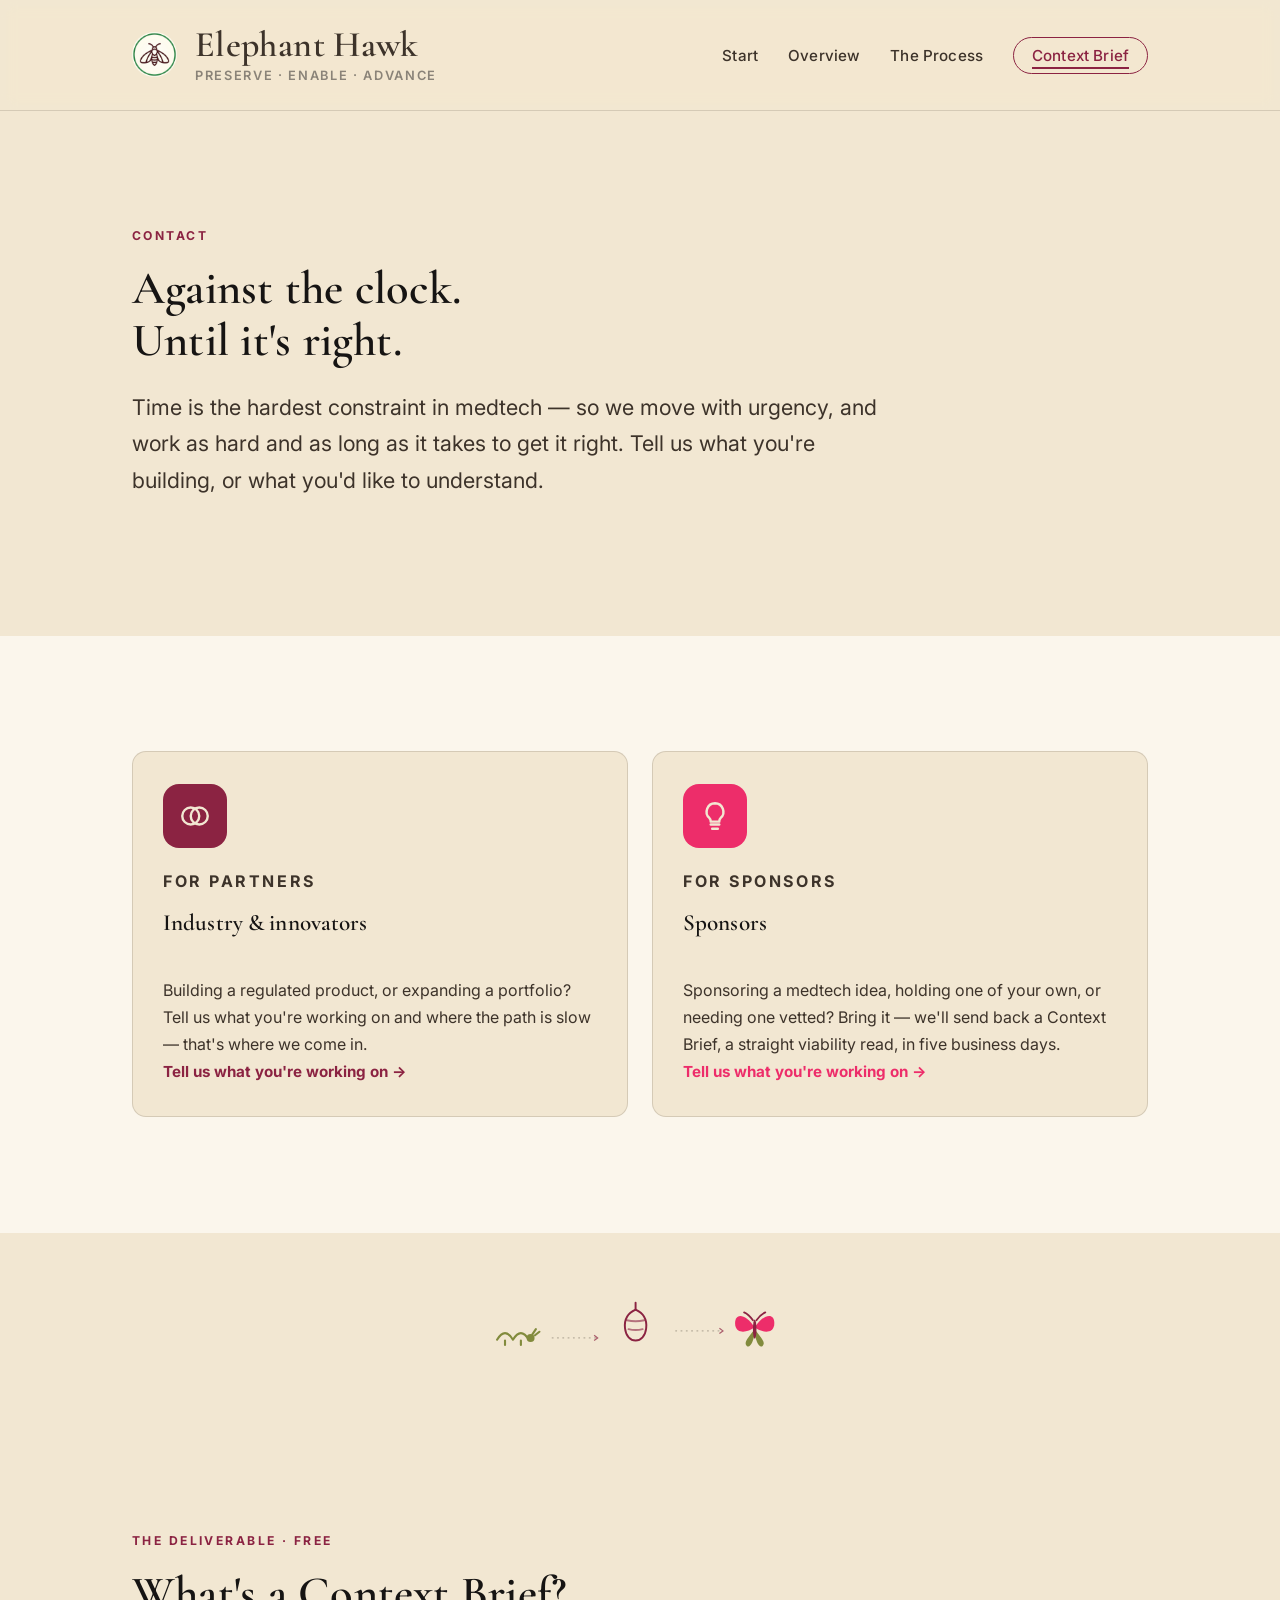
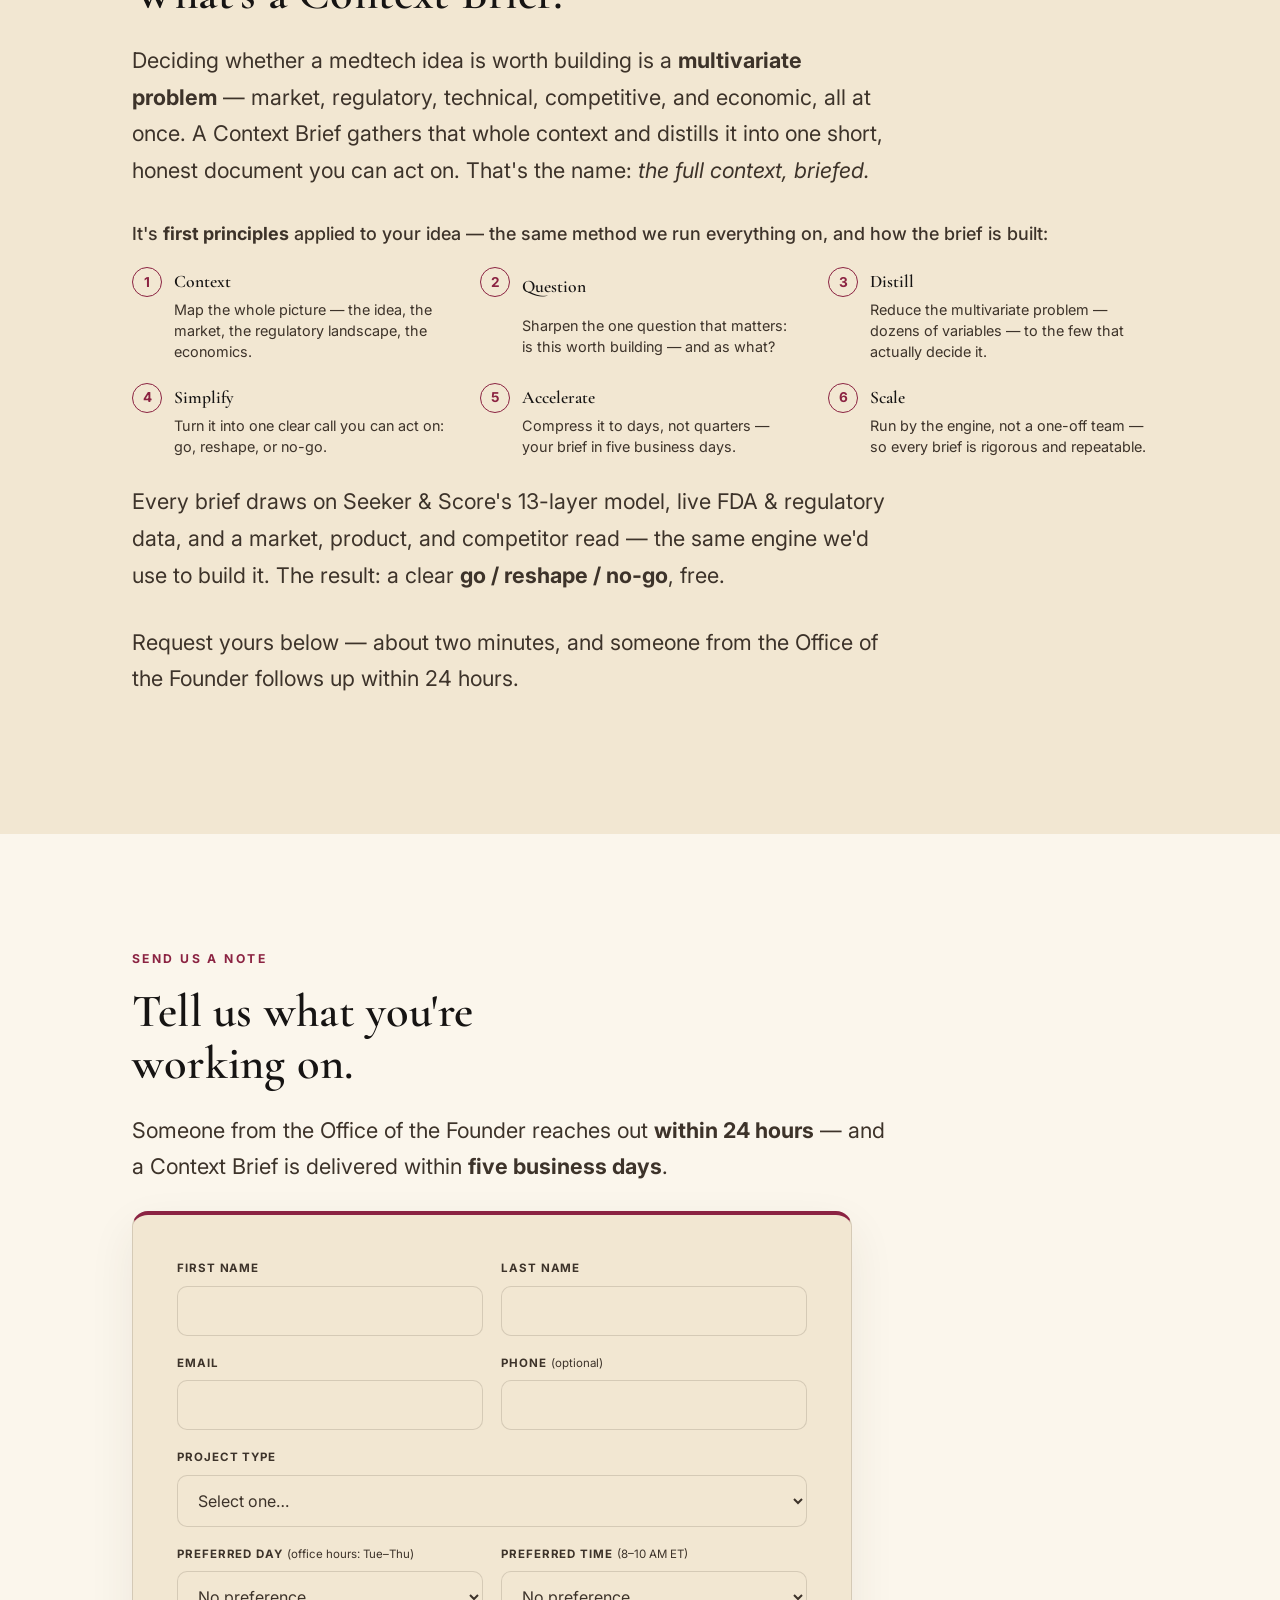
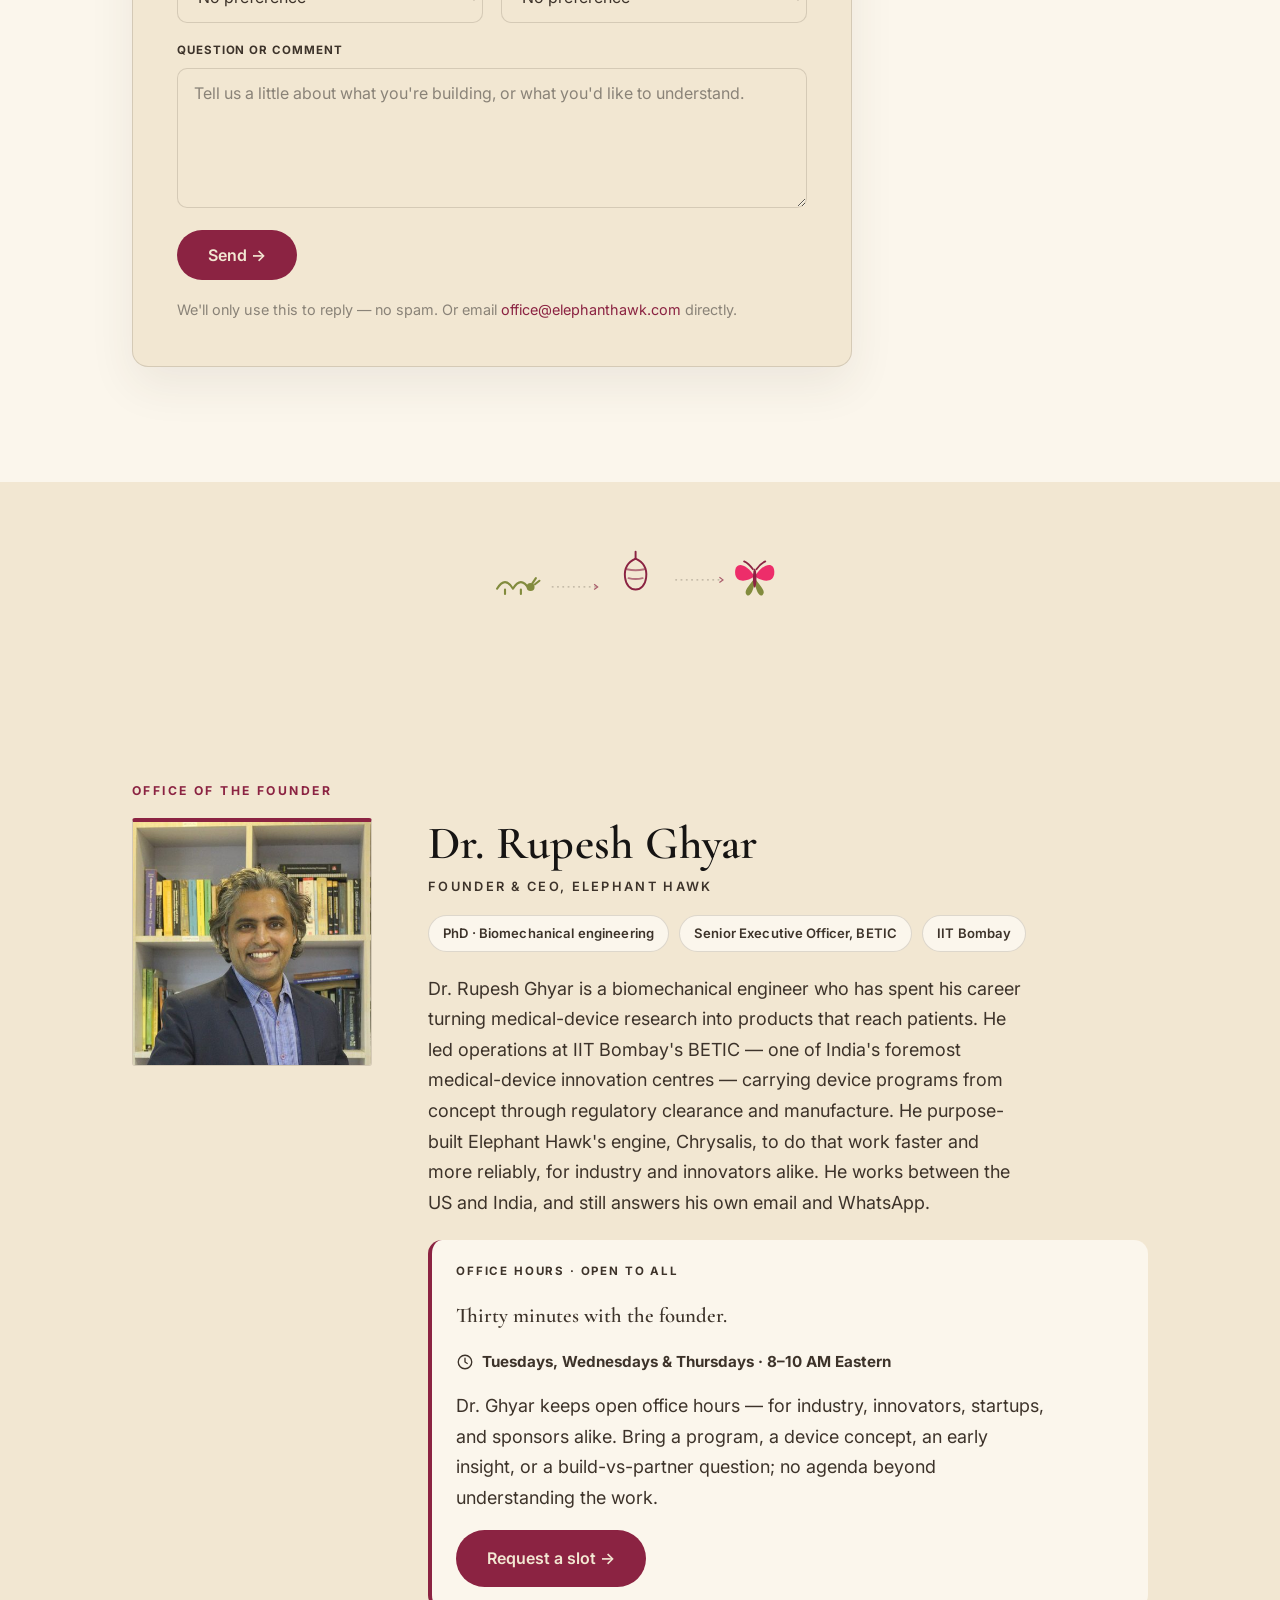
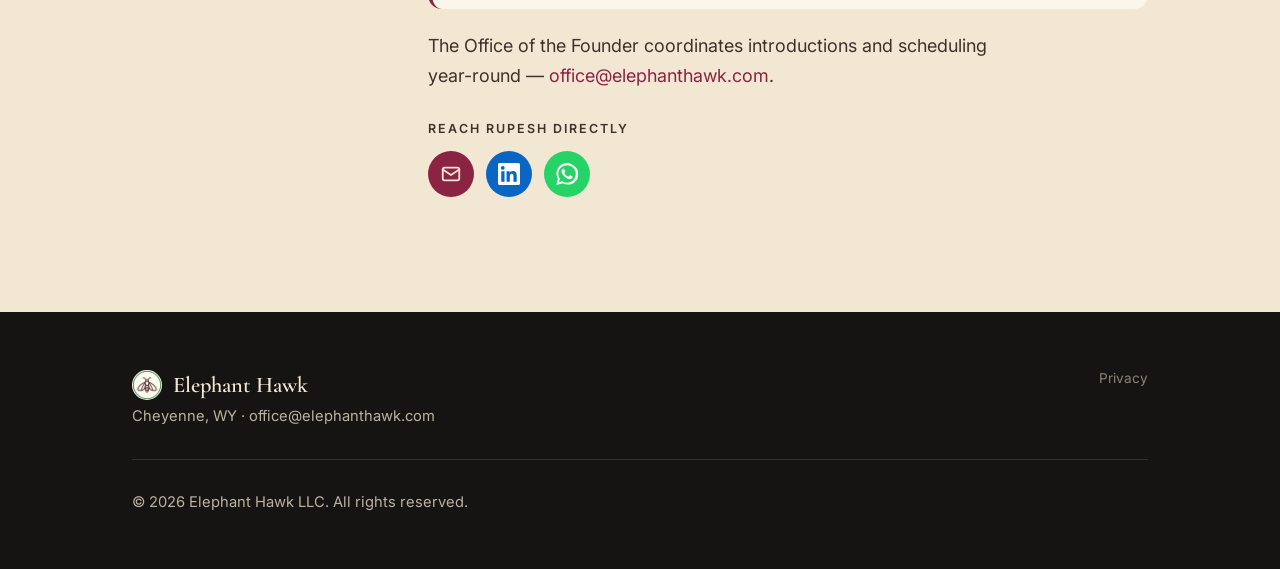
<file: contact.html>
<!DOCTYPE html>
<html lang="en">
<head>
  <meta charset="UTF-8">
  <meta name="viewport" content="width=device-width, initial-scale=1.0">
  <title>Contact — Elephant Hawk</title>
  <meta name="description" content="Start a conversation with Elephant Hawk — for industry and innovators exploring a partnership, and for sponsors backing or vetting a medtech idea.">
  <link rel="canonical" href="https://www.elephanthawk.com/contact.html">
  <!-- Social sharing (Open Graph + Twitter) -->
  <meta property="og:type" content="website">
  <meta property="og:site_name" content="Elephant Hawk">
  <meta property="og:url" content="https://www.elephanthawk.com/contact.html">
  <meta property="og:title" content="Contact — Elephant Hawk">
  <meta property="og:description" content="Start a conversation — for partners building regulated products, and for sponsors backing or vetting a medtech idea.">
  <meta property="og:image" content="https://www.elephanthawk.com/og-image.png">
  <meta name="twitter:card" content="summary_large_image">
  <link rel="preconnect" href="https://fonts.googleapis.com">
  <link rel="preconnect" href="https://fonts.gstatic.com" crossorigin>
  <link href="https://fonts.googleapis.com/css2?family=Cormorant+Garamond:ital,wght@0,500;0,600;1,500;1,600&family=Inter:wght@400;500;600;700&display=swap" rel="stylesheet">
  <link rel="icon" href="favicon-16.png" sizes="16x16" type="image/png">
  <link rel="icon" href="favicon-32.png" sizes="32x32" type="image/png">
  <link rel="apple-touch-icon" href="apple-touch-icon.png">
  <link rel="stylesheet" href="styles.css">
</head>
<body>

  <!-- ============ Shared header ============ -->
  <header class="site-header">
    <nav class="nav container" aria-label="Primary">
      <a class="brand" href="index.html" aria-label="Elephant Hawk home">
        <img class="brand-mark" src="logo.png" width="45" height="45" alt="Elephant Hawk logo" />
        <span class="name">Elephant Hawk<span class="tag">Preserve · Enable · Advance</span></span>
      </a>
      <button class="nav-toggle" aria-label="Toggle menu" aria-controls="nav-links" aria-expanded="false">☰</button>
      <ul class="nav-links" id="nav-links" hidden>
        <li><a href="index.html">Start</a></li>
        <li><a href="about.html">Overview</a></li>
        <li><a href="approach.html">The Process</a></li>
        <li><a class="nav-cta active" href="contact.html?type=brief#context-brief">Context Brief</a></li>
      </ul>
    </nav>
  </header>

  <main>
    <!-- ============ Intro ============ -->
    <section class="section">
      <div class="container">
        <p class="section-eyebrow">Contact</p>
        <h1 class="section-title">Against the clock.<br>Until it's right.</h1>
        <p class="lede">Time is the hardest constraint in medtech — so we move with urgency, and work as hard and as long as it takes to get it right. Tell us what you're building, or what you'd like to understand.</p>
      </div>
    </section>

    <!-- ============ Two paths ============ -->
    <section class="section section--panel">
      <div class="container">
        <div class="cards cols-2 paths">
          <a class="card path-card" href="#note" style="--accent: var(--mulberry);">
            <span class="path-icon" aria-hidden="true"><svg viewBox="0 0 24 24" fill="none" stroke="currentColor" stroke-width="1.7" stroke-linecap="round" stroke-linejoin="round"><circle cx="9" cy="12" r="6"/><circle cx="15" cy="12" r="6"/></svg></span>
            <p class="path-kicker">For partners</p>
            <h3>Industry &amp; innovators</h3>
            <p>Building a regulated product, or expanding a portfolio? Tell us what you're working on and where the path is slow — that's where we come in.</p>
            <span class="path-go">Tell us what you're working on →</span>
          </a>
          <a class="card path-card" href="#note" style="--accent: var(--hawk-pink);">
            <span class="path-icon" aria-hidden="true"><svg viewBox="0 0 24 24" fill="none" stroke="currentColor" stroke-width="1.7" stroke-linecap="round" stroke-linejoin="round"><path d="M9 18h6"/><path d="M10 21h4"/><path d="M12 3a6 6 0 0 0-4 10.4c.7.6 1 1.4 1 2.6h6c0-1.2.3-2 1-2.6A6 6 0 0 0 12 3z"/></svg></span>
            <p class="path-kicker">For sponsors</p>
            <h3>Sponsors</h3>
            <p>Sponsoring a medtech idea, holding one of your own, or needing one vetted? Bring it — we'll send back a Context Brief, a straight viability read, in five business days.</p>
            <span class="path-go">Tell us what you're working on →</span>
          </a>
        </div>
      </div>
    </section>

    <!-- ============ Metamorphosis thread ============ -->
    <div class="metamorph-divider" aria-hidden="true">
      <svg viewBox="0 0 340 90" fill="none">
        <path d="M70,60 H120" stroke="#3D332A" stroke-width="1.4" stroke-dasharray="2 4" opacity="0.32"/>
        <path d="M118,57 l4,3 -4,3" stroke="#8B2342" stroke-width="1.4" opacity="0.7"/>
        <path d="M210,52 H262" stroke="#3D332A" stroke-width="1.4" stroke-dasharray="2 4" opacity="0.32"/>
        <path d="M260,49 l4,3 -4,3" stroke="#8B2342" stroke-width="1.4" opacity="0.7"/>
        <g stroke="#828B3D" stroke-width="2.4" stroke-linecap="round" stroke-linejoin="round">
          <path d="M8,62 q9,-15 18,0 q9,-15 18,0"/><circle cx="46" cy="60" r="4.5" fill="#828B3D" stroke="none"/>
          <path d="M48,56 l4,-6 M51,57 l5,-4"/><path d="M17,63 v5 M35,63 v5"/>
        </g>
        <g stroke="#8B2342" stroke-width="2.2" stroke-linecap="round">
          <line x1="165" y1="20" x2="165" y2="28"/>
          <path d="M165,28 C156,32 152,40 153,49 C154,58 159,63 165,63 C171,63 176,58 177,49 C178,40 174,32 165,28 Z"/>
          <path d="M155,40 Q165,42 175,40" opacity="0.6"/><path d="M157,50 Q165,52 173,50" opacity="0.6"/>
        </g>
        <g transform="translate(268,8)">
          <path d="M32,40 C20,22 8,24 10,38 C12,48 24,46 32,40 Z" fill="#ED2D6A"/>
          <path d="M32,40 C44,22 56,24 54,38 C52,48 40,46 32,40 Z" fill="#ED2D6A"/>
          <path d="M32,42 C25,52 19,57 23,61 C27,64 31,55 32,46 Z" fill="#828B3D"/>
          <path d="M32,42 C39,52 45,57 41,61 C37,64 33,55 32,46 Z" fill="#828B3D"/>
          <ellipse cx="32" cy="42" rx="2" ry="11" fill="#8B2342"/>
          <path d="M30,32 q-5,-7 -10,-9 M34,32 q5,-7 10,-9" stroke="#8B2342" stroke-width="2" fill="none" stroke-linecap="round"/>
        </g>
      </svg>
    </div>

    <!-- ============ Context Brief explainer ============ -->
    <section id="context-brief" class="section">
      <div class="container">
        <p class="section-eyebrow">The deliverable · free</p>
        <h2 class="section-title">What's a Context Brief?</h2>
        <p class="lede">Deciding whether a medtech idea is worth building is a <strong>multivariate problem</strong> — market, regulatory, technical, competitive, and economic, all at once. A Context Brief gathers that whole context and distills it into one short, honest document you can act on. That's the name: <em>the full context, briefed.</em></p>
        <p class="brief-method-lead">It's <strong>first principles</strong> applied to your idea — the same method we run everything on, and how the brief is built:</p>
        <ol class="brief-steps">
          <li><span class="bs-num">1</span><b>Context</b><span>Map the whole picture — the idea, the market, the regulatory landscape, the economics.</span></li>
          <li><span class="bs-num">2</span><b>Question</b><span>Sharpen the one question that matters: is this worth building — and as what?</span></li>
          <li><span class="bs-num">3</span><b>Distill</b><span>Reduce the multivariate problem — dozens of variables — to the few that actually decide it.</span></li>
          <li><span class="bs-num">4</span><b>Simplify</b><span>Turn it into one clear call you can act on: go, reshape, or no-go.</span></li>
          <li><span class="bs-num">5</span><b>Accelerate</b><span>Compress it to days, not quarters — your brief in five business days.</span></li>
          <li><span class="bs-num">6</span><b>Scale</b><span>Run by the engine, not a one-off team — so every brief is rigorous and repeatable.</span></li>
        </ol>
        <p class="lede" style="margin-top:26px;">Every brief draws on Seeker &amp; Score's 13-layer model, live FDA &amp; regulatory data, and a market, product, and competitor read — the same engine we'd use to build it. The result: a clear <strong>go / reshape / no-go</strong>, free.</p>
        <p class="lede" style="margin-top:30px;">Request yours below — about two minutes, and someone from the Office of the Founder follows up within 24 hours.</p>
      </div>
    </section>

    <!-- ============ Contact form ============ -->
    <section id="note" class="section section--panel">
      <div class="container">
        <p class="section-eyebrow">Send us a note</p>
        <h2 class="section-title">Tell us what you're working on.</h2>
        <p class="lede" style="margin-bottom:26px;">Someone from the Office of the Founder reaches out <strong>within 24 hours</strong> — and a Context Brief is delivered within <strong>five business days</strong>.</p>
        <form class="form" id="contactForm" action="https://formspree.io/f/mwvjarrq" method="POST">
          <div class="form-grid">
            <div class="field"><label for="cf-first">First name</label><input id="cf-first" name="first-name" type="text" autocomplete="given-name" required></div>
            <div class="field"><label for="cf-last">Last name</label><input id="cf-last" name="last-name" type="text" autocomplete="family-name" required></div>
            <div class="field"><label for="cf-email">Email</label><input id="cf-email" name="email" type="email" autocomplete="email" required></div>
            <div class="field"><label for="cf-phone">Phone <span style="font-weight:400;text-transform:none;letter-spacing:0;">(optional)</span></label><input id="cf-phone" name="phone" type="tel" autocomplete="tel"></div>
            <div class="field full">
              <label for="cf-type">Project type</label>
              <select id="cf-type" name="project-type">
                <option value="">Select one…</option>
                <option>Context Brief request</option>
                <option>Founder office hours</option>
                <option>Co-sponsorship (startup / innovator)</option>
                <option>Industry program (medtech / pharma)</option>
                <option>Partnership / joint venture</option>
                <option>Innovator / clinician idea</option>
                <option>Startup</option>
                <option>Sponsor inquiry</option>
                <option>Other / not sure</option>
              </select>
            </div>
            <div class="field"><label for="cf-day">Preferred day <span style="font-weight:400;text-transform:none;letter-spacing:0;">(office hours: Tue–Thu)</span></label><select id="cf-day" name="preferred-day"><option value="">No preference</option><option>Tuesday</option><option>Wednesday</option><option>Thursday</option></select></div>
            <div class="field"><label for="cf-time">Preferred time <span style="font-weight:400;text-transform:none;letter-spacing:0;">(8–10 AM ET)</span></label><select id="cf-time" name="preferred-time"><option value="">No preference</option><option>8:00 AM ET</option><option>8:30 AM ET</option><option>9:00 AM ET</option><option>9:30 AM ET</option></select></div>
            <div class="field full"><label for="cf-msg">Question or comment</label><textarea id="cf-msg" name="message" required placeholder="Tell us a little about what you're building, or what you'd like to understand."></textarea></div>
          </div>
          <input type="hidden" name="_subject" value="New inquiry from elephanthawk.com">
          <input type="text" name="_gotcha" tabindex="-1" autocomplete="off" aria-hidden="true" style="position:absolute;left:-9999px;height:0;width:0;opacity:0;">
          <div style="margin-top:22px;">
            <button type="submit" class="btn btn-primary" id="cf-send">Send →</button>
            <span id="cf-note" class="form-note" role="status" aria-live="polite"></span>
          </div>
          <p class="form-note" style="display:block;margin:18px 0 0;">We'll only use this to reply — no spam. Or email <a href="mailto:office@elephanthawk.com">office@elephanthawk.com</a> directly.</p>
        </form>
        <div id="cf-success" class="form-success" hidden>
          <h3>Thank you — message received.</h3>
          <p>Someone from the Office of the Founder will be in touch <strong>within 24 hours</strong>. If you requested a Context Brief, you'll have it within <strong>five business days</strong>.</p>
        </div>
      </div>
    </section>

    <!-- ============ Metamorphosis thread ============ -->
    <div class="metamorph-divider" aria-hidden="true">
      <svg viewBox="0 0 340 90" fill="none">
        <path d="M70,60 H120" stroke="#3D332A" stroke-width="1.4" stroke-dasharray="2 4" opacity="0.32"/>
        <path d="M118,57 l4,3 -4,3" stroke="#8B2342" stroke-width="1.4" opacity="0.7"/>
        <path d="M210,52 H262" stroke="#3D332A" stroke-width="1.4" stroke-dasharray="2 4" opacity="0.32"/>
        <path d="M260,49 l4,3 -4,3" stroke="#8B2342" stroke-width="1.4" opacity="0.7"/>
        <g stroke="#828B3D" stroke-width="2.4" stroke-linecap="round" stroke-linejoin="round">
          <path d="M8,62 q9,-15 18,0 q9,-15 18,0"/><circle cx="46" cy="60" r="4.5" fill="#828B3D" stroke="none"/>
          <path d="M48,56 l4,-6 M51,57 l5,-4"/><path d="M17,63 v5 M35,63 v5"/>
        </g>
        <g stroke="#8B2342" stroke-width="2.2" stroke-linecap="round">
          <line x1="165" y1="20" x2="165" y2="28"/>
          <path d="M165,28 C156,32 152,40 153,49 C154,58 159,63 165,63 C171,63 176,58 177,49 C178,40 174,32 165,28 Z"/>
          <path d="M155,40 Q165,42 175,40" opacity="0.6"/><path d="M157,50 Q165,52 173,50" opacity="0.6"/>
        </g>
        <g transform="translate(268,8)">
          <path d="M32,40 C20,22 8,24 10,38 C12,48 24,46 32,40 Z" fill="#ED2D6A"/>
          <path d="M32,40 C44,22 56,24 54,38 C52,48 40,46 32,40 Z" fill="#ED2D6A"/>
          <path d="M32,42 C25,52 19,57 23,61 C27,64 31,55 32,46 Z" fill="#828B3D"/>
          <path d="M32,42 C39,52 45,57 41,61 C37,64 33,55 32,46 Z" fill="#828B3D"/>
          <ellipse cx="32" cy="42" rx="2" ry="11" fill="#8B2342"/>
          <path d="M30,32 q-5,-7 -10,-9 M34,32 q5,-7 10,-9" stroke="#8B2342" stroke-width="2" fill="none" stroke-linecap="round"/>
        </g>
      </svg>
    </div>

    <!-- ============ Meet the founder (with the 30-minute review offer) ============ -->
    <section class="section">
      <div class="container">
        <p class="section-eyebrow">Office of the Founder</p>
        <div class="founder">
          <div class="founder-photo">
            <img src="rupesh.jpg" alt="Dr. Rupesh Ghyar, Founder and CEO of Elephant Hawk" width="441" height="450">
          </div>
          <div class="founder-bio">
            <h2 class="section-title" style="margin-bottom:6px;">Dr. Rupesh Ghyar</h2>
            <p class="founder-role">Founder &amp; CEO, Elephant Hawk</p>
            <ul class="creds" aria-label="Credentials">
              <li>PhD · Biomechanical engineering</li>
              <li>Senior Executive Officer, BETIC</li>
              <li>IIT Bombay</li>
              <!-- Fill once Rupesh confirms exact numbers/titles, then uncomment:
              <li><strong>NN</strong>&nbsp;patents</li>
              <li><strong>NN</strong>&nbsp;products to market</li>
              <li><strong>NN</strong>&nbsp;peer-reviewed publications</li>
              -->
            </ul>
            <p>Dr. Rupesh Ghyar is a biomechanical engineer who has spent his career turning medical-device research into products that reach patients. He led operations at IIT Bombay's BETIC — one of India's foremost medical-device innovation centres — carrying device programs from concept through regulatory clearance and manufacture. He purpose-built Elephant Hawk's engine, Chrysalis, to do that work faster and more reliably, for industry and innovators alike. He works between the US and India, and still answers his own email and WhatsApp.</p>
            <div class="founder-offer" id="office-hours">
              <p class="founder-offer-kicker">Office hours · open to all</p>
              <p class="founder-offer-lead">Thirty minutes with the founder.</p>
              <p class="founder-offer-when">
                <svg viewBox="0 0 24 24" fill="none" stroke="currentColor" stroke-width="1.8" stroke-linecap="round" stroke-linejoin="round" aria-hidden="true"><circle cx="12" cy="12" r="9"/><path d="M12 7v5l3 2"/></svg>
                Tuesdays, Wednesdays &amp; Thursdays · 8–10&nbsp;AM Eastern
              </p>
              <p>Dr. Ghyar keeps open office hours — for industry, innovators, startups, and sponsors alike. Bring a program, a device concept, an early insight, or a build-vs-partner question; no agenda beyond understanding the work.</p>
              <a class="btn btn-primary" href="contact.html?type=officehours#note">Request a slot →</a>
            </div>
            <p>The Office of the Founder coordinates introductions and scheduling year-round — <a href="mailto:office@elephanthawk.com">office@elephanthawk.com</a>.</p>
            <p class="founder-contact-label">Reach Rupesh directly</p>
            <div class="founder-actions">
              <a class="icon-btn" href="mailto:rupesh@elephanthawk.com" aria-label="Email Rupesh" title="Email Rupesh">
                <svg viewBox="0 0 24 24" fill="none" stroke="currentColor" stroke-width="2" stroke-linecap="round" stroke-linejoin="round" aria-hidden="true"><rect x="3" y="5" width="18" height="14" rx="2"/><path d="m3 7 9 6 9-6"/></svg>
              </a>
              <a class="icon-btn icon-btn--linkedin" href="https://www.linkedin.com/in/rupesh-ghyar-7510442b7/" target="_blank" rel="noopener" aria-label="Rupesh on LinkedIn" title="LinkedIn">
                <svg viewBox="0 0 24 24" fill="currentColor" aria-hidden="true"><path d="M20.45 20.45h-3.56v-5.57c0-1.33-.03-3.04-1.85-3.04-1.85 0-2.14 1.45-2.14 2.94v5.67H9.34V9h3.42v1.56h.05c.48-.9 1.64-1.85 3.37-1.85 3.6 0 4.27 2.37 4.27 5.46v6.28zM5.34 7.43a2.07 2.07 0 1 1 0-4.13 2.07 2.07 0 0 1 0 4.13zM7.12 20.45H3.55V9h3.57v11.45zM22.22 0H1.77C.79 0 0 .77 0 1.73v20.54C0 23.22.79 24 1.77 24h20.45c.98 0 1.78-.78 1.78-1.73V1.73C24 .77 23.2 0 22.22 0z"/></svg>
              </a>
              <a class="icon-btn icon-btn--whatsapp" href="https://wa.me/919970642574" target="_blank" rel="noopener" aria-label="Message Rupesh on WhatsApp" title="WhatsApp">
                <svg viewBox="0 0 24 24" fill="currentColor" aria-hidden="true"><path d="M17.5 14.4c-.3-.15-1.77-.87-2.04-.97-.27-.1-.47-.15-.67.15-.2.3-.77.97-.94 1.17-.17.2-.35.22-.65.07-.3-.15-1.26-.46-2.4-1.48-.89-.79-1.49-1.77-1.66-2.07-.17-.3-.02-.46.13-.61.13-.13.3-.35.45-.52.15-.17.2-.3.3-.5.1-.2.05-.37-.02-.52-.08-.15-.67-1.61-.92-2.21-.24-.58-.49-.5-.67-.51l-.57-.01c-.2 0-.52.07-.8.37-.27.3-1.04 1.02-1.04 2.48 0 1.46 1.07 2.88 1.22 3.08.15.2 2.1 3.2 5.08 4.49.71.31 1.26.49 1.69.62.71.23 1.36.2 1.87.12.57-.08 1.77-.72 2.02-1.42.25-.7.25-1.3.17-1.42-.07-.13-.27-.2-.57-.35zM12.05 21.5a9.5 9.5 0 0 1-4.85-1.33l-.35-.2-3.6.94.96-3.51-.23-.36a9.46 9.46 0 0 1-1.45-5.05c0-5.24 4.27-9.5 9.52-9.5 2.54 0 4.93.99 6.73 2.79a9.46 9.46 0 0 1 2.79 6.72c0 5.24-4.27 9.5-9.52 9.5zm8.1-17.6A11.42 11.42 0 0 0 12.05 0C5.7 0 .53 5.16.53 11.5c0 2.03.53 4 1.54 5.75L.43 24l6.9-1.81a11.5 11.5 0 0 0 5.49 1.4h.01c6.34 0 11.51-5.16 11.51-11.5 0-3.07-1.2-5.96-3.37-8.13z"/></svg>
              </a>
            </div>
          </div>
        </div>
      </div>
    </section>

  </main>

  <!-- ============ Shared footer ============ -->
  <footer class="site-footer">
    <div class="container">
      <div class="footer-top">
        <div>
          <div class="footer-brand">
            <img class="footer-mark" src="logo.png" width="30" height="30" alt="" />
            <span>Elephant Hawk</span>
          </div>
          <div>Cheyenne, WY · <a href="mailto:office@elephanthawk.com">office@elephanthawk.com</a></div>
        </div>
        <ul class="footer-legal">
          <li><a href="privacy.html">Privacy</a></li>
        </ul>
      </div>
      <div>© <span id="year">2026</span> Elephant Hawk LLC. All rights reserved.</div>
    </div>
  </footer>

  <script src="script.js"></script>
</body>
</html>
</file>
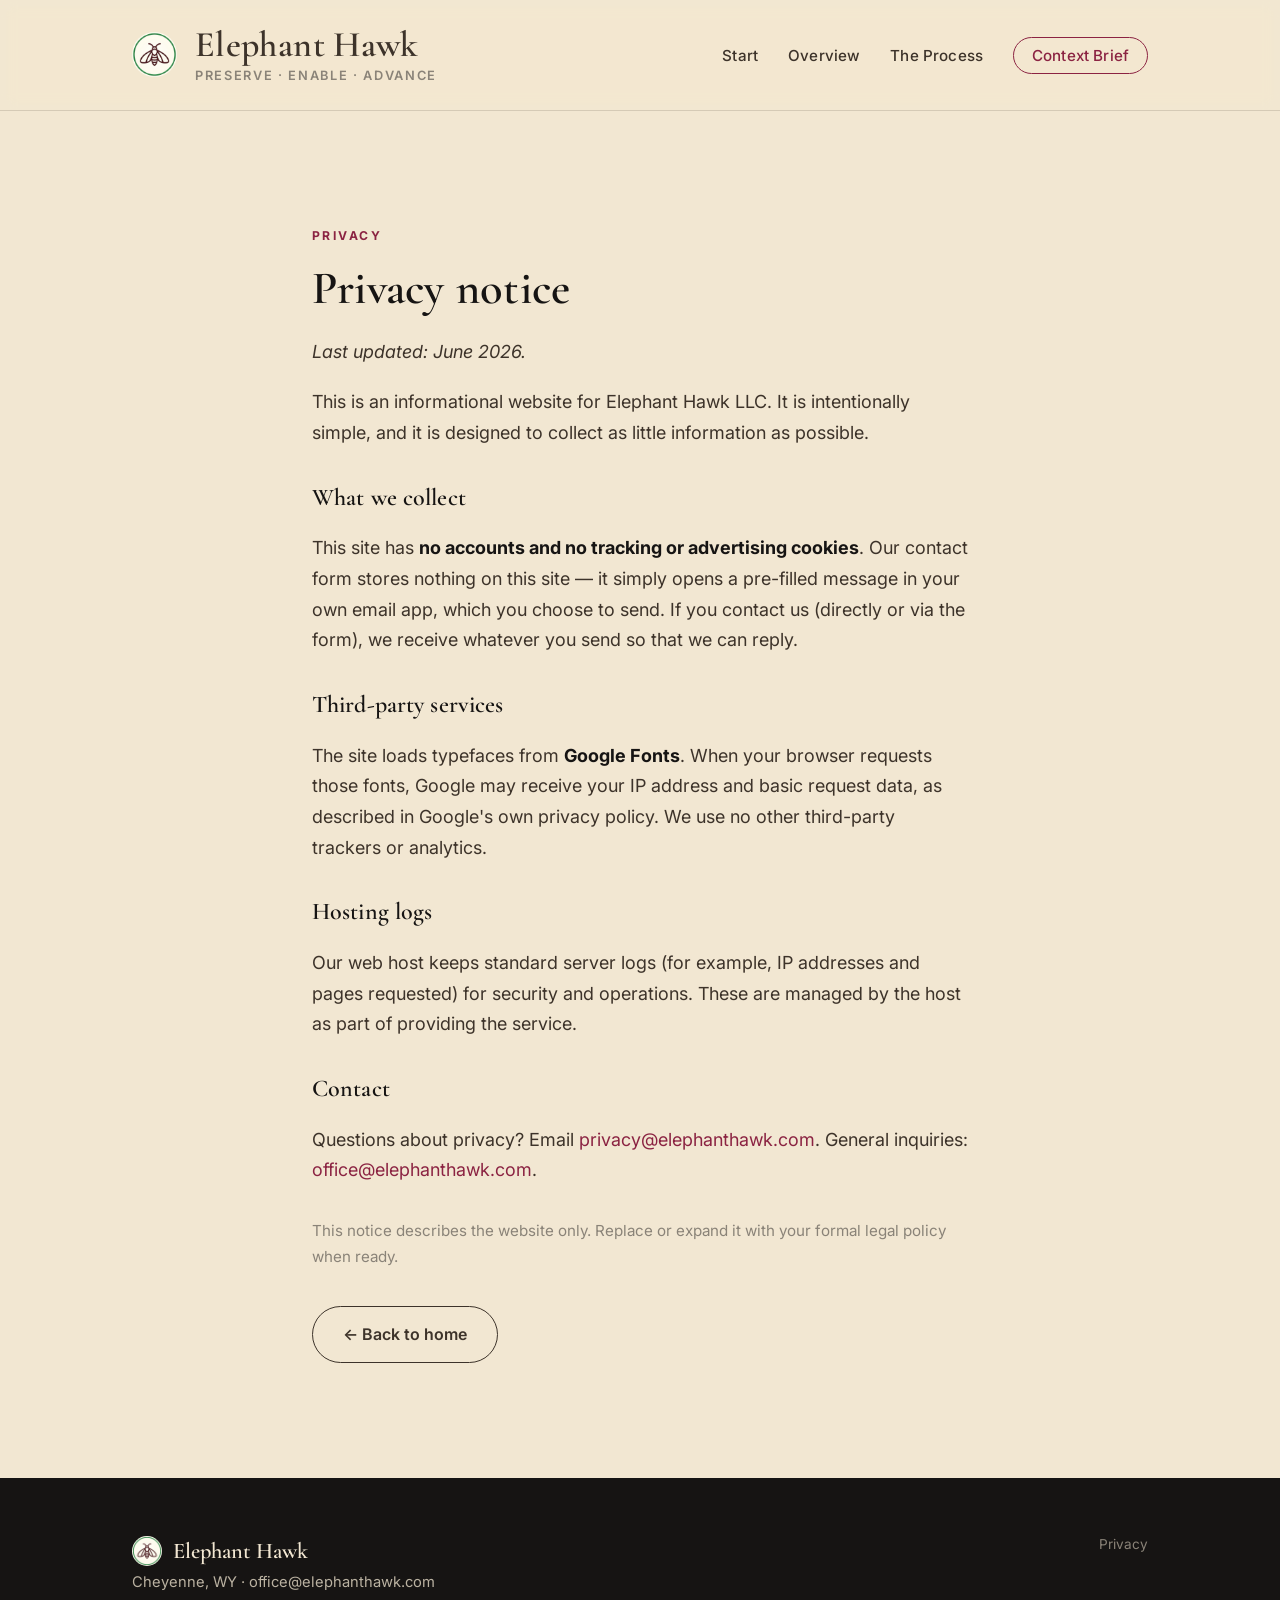
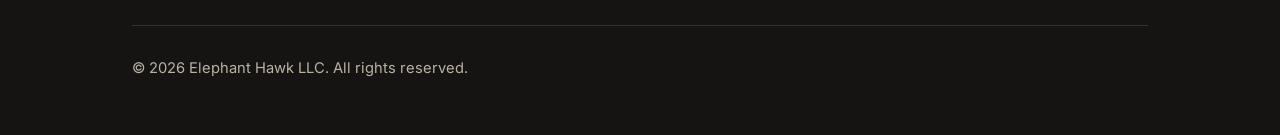
<file: privacy.html>
<!DOCTYPE html>
<html lang="en">
<head>
  <meta charset="UTF-8">
  <meta name="viewport" content="width=device-width, initial-scale=1.0">
  <title>Privacy — Elephant Hawk</title>
  <meta name="description" content="How the Elephant Hawk website handles information.">
  <meta name="robots" content="noindex">
  <link rel="preconnect" href="https://fonts.googleapis.com">
  <link rel="preconnect" href="https://fonts.gstatic.com" crossorigin>
  <link href="https://fonts.googleapis.com/css2?family=Cormorant+Garamond:ital,wght@0,500;0,600;1,500;1,600&family=Inter:wght@400;500;600;700&display=swap" rel="stylesheet">
  <link rel="icon" href="favicon-16.png" sizes="16x16" type="image/png">
  <link rel="icon" href="favicon-32.png" sizes="32x32" type="image/png">
  <link rel="apple-touch-icon" href="apple-touch-icon.png">
  <link rel="stylesheet" href="styles.css">
</head>
<body>

  <!-- ============ Shared header ============ -->
  <header class="site-header">
    <nav class="nav container" aria-label="Primary">
      <a class="brand" href="index.html" aria-label="Elephant Hawk home">
        <img class="brand-mark" src="logo.png" width="45" height="45" alt="Elephant Hawk logo" />
        <span class="name">Elephant Hawk<span class="tag">Preserve · Enable · Advance</span></span>
      </a>
      <button class="nav-toggle" aria-label="Toggle menu" aria-controls="nav-links" aria-expanded="false">☰</button>
      <ul class="nav-links" id="nav-links" hidden>
        <li><a href="index.html">Start</a></li>
        <li><a href="about.html">Overview</a></li>
        <li><a href="approach.html">The Process</a></li>
        <li><a class="nav-cta" href="contact.html?type=brief#context-brief">Context Brief</a></li>
      </ul>
    </nav>
  </header>

  <main>
    <section class="section">
      <div class="container" style="max-width:760px;">
        <p class="section-eyebrow">Privacy</p>
        <h1 class="section-title">Privacy notice</h1>
        <div class="prose">
          <p><em>Last updated: June 2026.</em></p>
          <p>This is an informational website for Elephant Hawk LLC. It is intentionally simple, and it is designed to collect as little information as possible.</p>

          <h2 class="section-title" style="font-size:1.5rem;margin-top:36px;">What we collect</h2>
          <p>This site has <strong>no accounts and no tracking or advertising cookies</strong>. Our contact form stores nothing on this site — it simply opens a pre-filled message in your own email app, which you choose to send. If you contact us (directly or via the form), we receive whatever you send so that we can reply.</p>

          <h2 class="section-title" style="font-size:1.5rem;margin-top:36px;">Third-party services</h2>
          <p>The site loads typefaces from <strong>Google Fonts</strong>. When your browser requests those fonts, Google may receive your IP address and basic request data, as described in Google's own privacy policy. We use no other third-party trackers or analytics.</p>

          <h2 class="section-title" style="font-size:1.5rem;margin-top:36px;">Hosting logs</h2>
          <p>Our web host keeps standard server logs (for example, IP addresses and pages requested) for security and operations. These are managed by the host as part of providing the service.</p>

          <h2 class="section-title" style="font-size:1.5rem;margin-top:36px;">Contact</h2>
          <p>Questions about privacy? Email <a href="mailto:privacy@elephanthawk.com">privacy@elephanthawk.com</a>. General inquiries: <a href="mailto:office@elephanthawk.com">office@elephanthawk.com</a>.</p>

          <p style="color:var(--ash);font-size:0.95rem;margin-top:32px;">This notice describes the website only. Replace or expand it with your formal legal policy when ready.</p>
        </div>
        <div style="margin-top:36px;">
          <a class="btn btn-ghost" href="index.html">← Back to home</a>
        </div>
      </div>
    </section>
  </main>

  <!-- ============ Shared footer ============ -->
  <footer class="site-footer">
    <div class="container">
      <div class="footer-top">
        <div>
          <div class="footer-brand">
            <img class="footer-mark" src="logo.png" width="30" height="30" alt="" />
            <span>Elephant Hawk</span>
          </div>
          <div>Cheyenne, WY · <a href="mailto:office@elephanthawk.com">office@elephanthawk.com</a></div>
        </div>
        <ul class="footer-legal">
          <li><a href="privacy.html">Privacy</a></li>
        </ul>
      </div>
      <div>© <span id="year">2026</span> Elephant Hawk LLC. All rights reserved.</div>
    </div>
  </footer>

  <script src="script.js"></script>
</body>
</html>
</file>
<file: styles.css>
/* =====================================================================
   Elephant Hawk — site styles
   One shared stylesheet for every page. Plain CSS, no build step.

   Built on the canonical Elephant Hawk brand system:
   the locked 7-color palette (drawn from the elephant hawk moth and the
   mulberry leaves silk moths feed on) and the brand's web typefaces.
   Change a token below and it cascades across the whole site.
   ===================================================================== */

:root {
  /* --- The 7 brand colors (exact, no drift) -------------------------- */
  --mulberry:   #8B2342;   /* Primary · Signal     — lead accent, links, CTAs */
  --moth-olive: #828B3D;   /* Secondary · Partnership */
  --wing-cream: #F2E7D2;   /* Neutral · Paper      — page background */
  --chrysalis:  #3D332A;   /* Neutral · Earth      — body text on cream */
  --dusk:       #161413;   /* Neutral · Ink        — warm near-black */
  --ash:        #8A8378;   /* Neutral · Metadata   — captions, fine print */
  --hawk-pink:  #ED2D6A;   /* Digital · Highlight  — energy beats, the mark */

  /* Derived helpers (tints of the palette, not new colors) */
  --cream-panel: #fbf6ec;  /* a lighter cream for cards on cream */
  --line: rgba(61, 51, 42, 0.16);   /* hairline = chrysalis at low alpha */

  /* The canonical "transformation" gradient — dark surfaces only */
  --transform: linear-gradient(135deg, var(--dusk) 0%, var(--chrysalis) 55%, var(--mulberry) 100%);

  /* --- Type ----------------------------------------------------------
     Brand web typefaces: Cormorant Garamond (display) + Inter (text).
     Loaded from Google Fonts in each page's <head>. The fallbacks keep
     the page readable if the web fonts fail to load. */
  --font-display: "Cormorant Garamond", Georgia, "Times New Roman", serif;
  --font-body: "Inter", -apple-system, BlinkMacSystemFont, "Segoe UI", Helvetica, Arial, sans-serif;

  /* --- Layout -------------------------------------------------------- */
  --maxw: 1120px;
  --gutter: clamp(20px, 5vw, 52px);
}

/* --- Baseline -------------------------------------------------------- */
*, *::before, *::after { box-sizing: border-box; }
html { scroll-behavior: smooth; -webkit-text-size-adjust: 100%; }
body {
  margin: 0;
  font-family: var(--font-body);
  color: var(--chrysalis);
  background: var(--wing-cream);
  line-height: 1.7;
  font-size: 18px;
  -webkit-font-smoothing: antialiased;
  overflow-x: hidden;            /* belt-and-suspenders against horizontal scroll */
}
img, svg { max-width: 100%; }
a { color: var(--mulberry); text-decoration: none; }
a:hover { text-decoration: underline; }

.container {
  width: 100%;
  max-width: var(--maxw);
  margin-inline: auto;
  padding-inline: var(--gutter);
}

/* Display type uses the serif; body stays sans -------------------------*/
h1, h2, h3 { font-family: var(--font-display); font-weight: 600; letter-spacing: 0.005em; }

/* =====================================================================
   Header / navigation
   ===================================================================== */
.site-header {
  position: sticky;
  top: 0;
  z-index: 50;
  background: rgba(242, 231, 210, 0.88);   /* wing cream, translucent */
  backdrop-filter: saturate(160%) blur(8px);
  border-bottom: 1px solid var(--line);
}
.nav {
  display: flex;
  align-items: center;
  justify-content: space-between;
  min-height: 110px;            /* taller bar to hold the larger logo */
  transition: min-height 0.2s ease;
}

/* The wordmark lockup: chrysalis mark (left) + name (right) — ~1.5× size */
.brand { display: flex; align-items: center; gap: 18px; color: var(--chrysalis); }
.brand:hover { text-decoration: none; }
.brand-mark { width: 45px; height: 45px; display: block; flex: none; border-radius: 50%; transition: width 0.2s ease, height 0.2s ease; }
.brand .name {
  font-family: var(--font-display);
  font-weight: 600;
  font-size: 2.25rem;
  line-height: 1;
  letter-spacing: 0.01em;
  transition: font-size 0.2s ease;
}
.brand .tag {
  display: block;
  font-family: var(--font-body);
  font-size: 0.8rem;
  letter-spacing: 0.13em;
  text-transform: uppercase;
  color: var(--ash);
  margin-top: 7px;
  font-weight: 600;
  white-space: nowrap;
  transition: opacity 0.2s ease;
}

/* Once scrolled, the sticky bar + logo shrink (desktop only — on mobile the
   logo is already compact and shrinking would offset the dropdown menu). */
@media (min-width: 761px) {
  .site-header.scrolled .nav { min-height: 68px; }
  .site-header.scrolled .brand-mark { width: 32px; height: 32px; }
  .site-header.scrolled .brand .name { font-size: 1.6rem; }
  .site-header.scrolled .brand .tag { opacity: 0; pointer-events: none; }
}

.nav-links {
  display: flex;
  align-items: center;
  gap: 30px;
  list-style: none;
  margin: 0;
  padding: 0;
}
.nav-links a {
  color: var(--chrysalis);
  font-size: 0.95rem;
  font-weight: 500;
  letter-spacing: 0.01em;
}
.nav-links a:hover { color: var(--mulberry); text-decoration: none; }
.nav-links a.active { color: var(--mulberry); text-decoration: underline; text-decoration-thickness: 2px; text-underline-offset: 6px; }
.nav-cta {
  border: 1px solid var(--mulberry);
  color: var(--mulberry) !important;
  border-radius: 999px;
  padding: 8px 18px !important;
}
.nav-cta:hover { background: var(--mulberry); color: var(--wing-cream) !important; }

.nav-toggle {
  display: none;
  background: none; border: 0; cursor: pointer;
  padding: 8px; font-size: 1.4rem; line-height: 1; color: var(--chrysalis);
}

/* =====================================================================
   Buttons
   ===================================================================== */
.btn {
  display: inline-block;
  font-family: var(--font-body);
  font-weight: 600;
  font-size: 1rem;
  padding: 14px 30px;
  border-radius: 999px;
  border: 1px solid transparent;
  cursor: pointer;
  transition: background 0.15s ease, color 0.15s ease, border-color 0.15s ease, transform 0.15s ease;
}
.btn:hover { text-decoration: none; transform: translateY(-2px); }
.btn-primary { background: var(--mulberry); color: var(--wing-cream); }
.btn-primary:hover { background: #74182f; }
/* Ghost button: dark outline on light surfaces; fills dark on hover so the
   label stays visible (the old currentColor fill turned cream-on-cream). */
.btn-ghost { background: transparent; color: var(--chrysalis); border-color: var(--chrysalis); }
.btn-ghost:hover { background: var(--chrysalis); color: var(--wing-cream); }
/* On dark surfaces (hero, mulberry band), the ghost inverts to cream */
.on-dark .btn-ghost { color: var(--wing-cream); border-color: var(--wing-cream); }
.on-dark .btn-ghost:hover { background: var(--wing-cream); color: var(--dusk); }

/* =====================================================================
   Section rhythm
   ===================================================================== */
.section { padding-block: clamp(60px, 9vw, 116px); }
.section--panel { background: var(--cream-panel); }
.section-eyebrow {
  text-transform: uppercase;
  letter-spacing: 0.2em;
  font-size: 0.76rem;
  font-weight: 700;
  color: var(--mulberry);
  margin: 0 0 16px;
}
.section-title {
  font-size: clamp(1.9rem, 4vw, 2.9rem);
  line-height: 1.12;
  margin: 0 0 22px;
  max-width: 20ch;
  color: var(--dusk);
}
.lede { font-size: clamp(1.1rem, 2vw, 1.35rem); color: var(--chrysalis); max-width: 58ch; }

/* =====================================================================
   Hero (dark, with the moth)
   ===================================================================== */
.hero {
  background: var(--transform);
  color: var(--wing-cream);
}
.hero .container {
  display: grid;
  grid-template-columns: 1fr;
  align-items: center;
  gap: clamp(24px, 5vw, 64px);
  padding-block: clamp(72px, 12vw, 150px);
}
/* Single-column statement hero: cap each element's measure so the big display
   type wraps to a few strong lines rather than stretching edge to edge. */
.hero-copy { max-width: 60rem; }
.hero-copy h1 { max-width: 15ch; }
.hero-copy p { max-width: 52ch; }
/* Let grid children shrink below their content's intrinsic width so the
   moth SVG can't blow the hero wider than the viewport (mobile overflow). */
.hero .container > * { min-width: 0; }
.hero h1 {
  font-size: clamp(2.6rem, 6vw, 4.6rem);
  line-height: 1.08;
  margin: 0 0 30px;
  color: var(--wing-cream);
}
.hero h1 em { font-style: italic; color: var(--hawk-pink); }
.hero p {
  font-size: clamp(1.15rem, 2.2vw, 1.45rem);
  color: rgba(242, 231, 210, 0.85);
  max-width: 46ch;
  margin: 0 0 34px;
}
.hero-actions { display: flex; flex-wrap: wrap; gap: 14px; }

/* =====================================================================
   Stats strip
   ===================================================================== */
.stats {
  display: grid;
  grid-template-columns: repeat(3, 1fr);
  gap: 20px;
  margin-top: clamp(40px, 6vw, 56px);
}
.stat {
  border: 1px solid var(--line);
  border-radius: 16px;
  padding: 32px 24px;
  background: var(--cream-panel);
  text-align: center;
  transition: border-color 0.15s ease, transform 0.15s ease;
}
.stat:hover { border-color: var(--mulberry); transform: translateY(-3px); }
.stat .num {
  font-family: var(--font-display);
  font-weight: 600;
  font-size: clamp(2.6rem, 5vw, 3.8rem);
  line-height: 1;
  color: var(--mulberry);
}
.stat .label { margin-top: 10px; color: var(--ash); font-size: 0.98rem; letter-spacing: 0.02em; }

/* Audience selector — spell out who the site is for, just under the hero */
.audience-bar { padding-top: clamp(40px, 6vw, 56px); text-align: center; }
.audience-lead { color: var(--chrysalis); font-weight: 500; margin: 0 0 16px; }
.audience-lead strong { color: var(--dusk); }
.audience-chips { display: flex; flex-wrap: wrap; justify-content: center; gap: 10px; }
.audience-chips a {
  font-weight: 700;
  font-size: 0.9rem;
  letter-spacing: 0.02em;
  padding: 9px 20px;
  border-radius: 999px;
  border: 1px solid var(--mulberry);
  color: var(--mulberry);
  text-decoration: none;
  transition: background 0.15s ease, color 0.15s ease;
}
.audience-chips a:hover { background: var(--mulberry); color: var(--wing-cream); text-decoration: none; }
#for-industry, #for-innovators, #for-startups, #for-sponsors { scroll-margin-top: 100px; }

/* Standards / regulatory-pathway strip — table-stakes credibility */
.standards { display: flex; flex-wrap: wrap; align-items: center; justify-content: center; gap: 10px 14px; padding: 28px 0 2px; }
.standards-lead { font-size: 0.76rem; letter-spacing: 0.14em; text-transform: uppercase; font-weight: 700; color: var(--ash); }
.std {
  font-size: 0.82rem;
  font-weight: 600;
  letter-spacing: 0.02em;
  padding: 6px 14px;
  border-radius: 999px;
  border: 1px solid var(--line);
  background: var(--wing-cream);
  color: var(--chrysalis);
}

/* A left-aligned row of pill chips inside prose (e.g. "What we hold") */
.chip-row { display: flex; flex-wrap: wrap; gap: 8px 10px; margin: 16px 0 18px; }

/* Mission & vision — bold statement + converging input chips */
.mission-line {
  font-family: var(--font-display);
  font-weight: 600;
  font-size: clamp(2rem, 4.6vw, 3.2rem);
  line-height: 1.08;
  letter-spacing: -0.01em;
  color: var(--dusk);
  margin: 8px 0 22px;
  max-width: 18ch;
}
.mission-line em { font-style: italic; color: var(--mulberry); }
.mission-sub {
  font-size: clamp(1.05rem, 1.9vw, 1.3rem);
  line-height: 1.45;
  color: var(--chrysalis);
  max-width: 56ch;
  margin: 0 0 30px;
}
.mission-flow { display: flex; flex-wrap: wrap; align-items: center; gap: 10px 12px; }
.mission-flow .mi {
  font-size: 0.95rem;
  font-weight: 600;
  letter-spacing: 0.01em;
  padding: 9px 18px;
  border-radius: 999px;
  border: 1px solid var(--line);
  background: var(--cream-panel);
  color: var(--chrysalis);
}
.mission-flow .mi-arrow { color: var(--hawk-pink); font-size: 1.4rem; font-weight: 700; line-height: 1; padding: 0 2px; }
.mission-flow .mi-out {
  background: var(--mulberry);
  border-color: var(--mulberry);
  color: var(--wing-cream);
}
@media (max-width: 560px) {
  .mission-flow .mi-arrow { transform: rotate(90deg); display: block; width: 100%; text-align: left; padding: 2px 0; }
}

/* =====================================================================
   Cards
   ===================================================================== */
.cards {
  display: grid;
  grid-template-columns: repeat(auto-fit, minmax(240px, 1fr));
  gap: 24px;
  margin-top: 46px;
}
/* When a section opens straight into cards (no heading above them), drop the
   46px gap so the cards don't sit doubly-indented below the section padding. */
.container > .cards:first-child { margin-top: 0; }

/* Reusable 2-up grid for four-card sections (collapses to one on phones). */
.cards.cols-2 { grid-template-columns: repeat(2, minmax(0, 1fr)); }
@media (max-width: 560px) { .cards.cols-2 { grid-template-columns: 1fr; } }

/* "Ways to engage" — four commercial modes, each with an accent top bar
   (mulberry = fee-based, olive = partnership/equity). */
.cards.engage { grid-template-columns: repeat(4, minmax(0, 1fr)); }
.engage-card { border-top: 3px solid var(--accent); }
@media (max-width: 820px) { .cards.engage { grid-template-columns: repeat(2, minmax(0, 1fr)); } }
@media (max-width: 480px) { .cards.engage { grid-template-columns: 1fr; } }
.engage-note { margin-top: 26px; max-width: 64ch; color: var(--chrysalis); }
.engage-note strong { color: var(--mulberry); }

/* Contact "two paths" — bold, engaging customer entry cards. */
.path-card {
  border-top: 4px solid var(--accent);
  padding: 36px 32px;
  display: flex;
  flex-direction: column;
  text-decoration: none;
  color: var(--chrysalis);
  transition: border-color 0.18s ease, transform 0.18s ease, box-shadow 0.18s ease;
}
.path-card:hover {
  border-color: var(--accent);
  transform: translateY(-4px);
  box-shadow: 0 20px 44px rgba(61, 51, 42, 0.12);
  text-decoration: none;
}
#note, #office-hours, #context-brief { scroll-margin-top: 96px; }   /* clear the sticky header when anchored */
.path-icon {
  display: inline-flex;
  align-items: center;
  justify-content: center;
  width: 64px;
  height: 64px;
  border-radius: 16px;
  background: var(--accent);
  color: var(--wing-cream);
  margin-bottom: 20px;
  transition: transform 0.2s ease;
}
.path-icon svg { width: 34px; height: 34px; }
.path-card:hover .path-icon { transform: scale(1.08) rotate(-4deg); }
.path-kicker { font-size: 0.75rem; letter-spacing: 0.16em; text-transform: uppercase; color: var(--ash); font-weight: 700; margin: 0 0 6px; }
.path-card h3 { font-size: 1.6rem; margin: 0 0 12px; color: var(--dusk); }
.path-card > p { color: var(--chrysalis); margin: 0 0 26px; }
.path-go { margin-top: auto; align-self: flex-start; font-weight: 700; font-size: 0.95rem; color: var(--accent); }
.path-card:hover .path-go { text-decoration: underline; }

/* Context Brief deliverable callout (Approach, after Seeker/Score). */
.brief-offer {
  margin-top: 40px;
  display: flex;
  align-items: center;
  gap: clamp(20px, 4vw, 40px);
  flex-wrap: wrap;
  background: var(--wing-cream);
  border: 1px solid var(--line);
  border-left: 4px solid var(--mulberry);
  border-radius: 14px;
  padding: clamp(24px, 3.5vw, 36px);
  box-shadow: 0 12px 30px rgba(61, 51, 42, 0.06);
}
.brief-offer-body { flex: 1 1 360px; }
.brief-kicker { font-size: 0.72rem; letter-spacing: 0.16em; text-transform: uppercase; font-weight: 700; color: var(--mulberry); margin: 0 0 6px; }
.brief-offer-body h3 { font-family: var(--font-display); font-weight: 600; font-size: clamp(1.5rem, 2.6vw, 2rem); color: var(--dusk); margin: 0 0 10px; }
.brief-offer-body p { margin: 0; color: var(--chrysalis); }
.brief-offer .btn { flex: none; }

/* Reusable icon badge (Seeker/Score modules, and anywhere a card wants one). */
.icon-badge {
  display: inline-flex;
  align-items: center;
  justify-content: center;
  width: 52px;
  height: 52px;
  border-radius: 14px;
  background: rgba(237, 45, 106, 0.10);
  color: var(--hawk-pink);
  margin-bottom: 12px;
  transition: transform 0.2s ease;
}
.icon-badge svg { width: 28px; height: 28px; }
.card:hover .icon-badge { transform: scale(1.08) rotate(-3deg); }

/* Partner cards (Home · Who we serve): an iconed badge per partner type. */
.partner-icon {
  display: inline-flex;
  align-items: center;
  justify-content: center;
  width: 52px;
  height: 52px;
  border-radius: 14px;
  background: rgba(237, 45, 106, 0.10);
  color: var(--hawk-pink);
  margin-bottom: 10px;
  transition: transform 0.2s ease;
}
.partner-icon svg { width: 28px; height: 28px; }
.card.partner:hover .partner-icon { transform: scale(1.08) rotate(-3deg); }
.card.partner .step-stage { margin-top: 0; }
/* Sponsors: a full-width horizontal banner under the 2×2 (distinct relationship). */
.partner--wide {
  grid-column: 1 / -1;
  display: flex;
  align-items: center;
  gap: clamp(18px, 3vw, 32px);
  flex-wrap: wrap;
}
.partner--wide .partner-icon { margin-bottom: 0; }
.partner--wide .partner-body { flex: 1 1 320px; }
.partner--wide .partner-body h3 { margin: 4px 0 6px; }
.partner--wide .partner-body p { margin: 0; }
.partner--wide .btn { flex: none; }

/* Small teaser link inside a card (e.g. office-hours on the Innovators card) */
.card-teaser {
  display: flex;
  width: fit-content;
  align-items: center;
  gap: 7px;
  margin-top: 14px;
  font-weight: 700;
  font-size: 0.9rem;
  color: var(--mulberry);
  text-decoration: none;
}
.card-teaser svg { width: 16px; height: 16px; flex: none; }
.card-teaser:hover { text-decoration: underline; }
.card {
  border: 1px solid var(--line);
  border-radius: 14px;
  padding: 32px 30px;
  background: var(--wing-cream);
  transition: border-color 0.15s ease, transform 0.15s ease;
}
.section--panel .card { background: var(--wing-cream); }
.card:hover { border-color: var(--mulberry); transform: translateY(-3px); }
.card .card-num {
  font-family: var(--font-display);
  font-weight: 600;
  color: var(--hawk-pink);
  font-size: 1.4rem;
  line-height: 1;
}
.card h3 { font-size: 1.45rem; line-height: 1.25; margin: 14px 0 10px; color: var(--dusk); }
.card p { margin: 0; color: var(--chrysalis); font-size: 1rem; }
/* Reserve two title lines in grid cards so a heading that wraps can never ride
   into the body during the web-font swap (FOUT), and all cards align. */
.cards .card h3 { min-height: 2.5em; }
.partner--wide .partner-body h3, .card--featured .feat-main h3 { min-height: 0; }
/* Case-study outcome line */
.case-outcome { margin-top: 18px; padding-top: 14px; border-top: 1px solid var(--line); font-family: var(--font-display); font-size: 1.08rem; line-height: 1.35; color: var(--mulberry); }
/* Chrysalis process step label (e.g. "CONCEPT") */
.step-stage {
  font-size: 0.72rem;
  letter-spacing: 0.18em;
  text-transform: uppercase;
  color: var(--hawk-pink);
  font-weight: 700;
  margin: 12px 0 2px;
}
/* Five Gates row */
/* Five Gates as an inspection gauntlet: each gate is a seal that stamps in
   (pops, with overshoot) in sequence on scroll, ending in a rotated CLEARED
   rubber-stamp. The clearance metaphor matches a regulated-medtech audience. */
.seals {
  display: flex;
  flex-wrap: wrap;
  align-items: flex-start;
  justify-content: center;
  gap: 14px;
  margin-top: 50px;
}
.seal { flex: 0 0 auto; width: 120px; text-align: center; }
.seal-badge {
  width: 74px;
  height: 74px;
  margin: 0 auto 14px;
  border-radius: 50%;
  border: 2.5px solid var(--hawk-pink);
  box-shadow: inset 0 0 0 5px rgba(237, 45, 106, 0.10);
  background: var(--wing-cream);
  color: var(--hawk-pink);
  display: flex;
  align-items: center;
  justify-content: center;
}
.seal-badge svg { width: 34px; height: 34px; }
.seal b { display: block; font-family: var(--font-display); font-size: 1.2rem; color: var(--dusk); }
.seal-desc { display: block; font-size: 0.84rem; color: var(--ash); margin-top: 2px; line-height: 1.4; }

/* faint chevrons between seals, a bolder arrow before the CLEARED stamp */
.seal-link { flex: 0 0 auto; align-self: flex-start; margin-top: 26px; color: var(--line); font-size: 1.5rem; line-height: 1; }
.seal-arrow { flex: 0 0 auto; align-self: flex-start; margin-top: 22px; color: var(--ash); font-size: 1.8rem; line-height: 1; }

/* The terminal rubber-stamp */
.seal--final { width: 150px; }
.seal-stamp {
  display: inline-flex;
  align-items: center;
  gap: 8px;
  margin: 4px auto 14px;
  padding: 15px 20px;
  border: 2.5px solid var(--mulberry);
  border-radius: 10px;
  box-shadow: inset 0 0 0 4px rgba(139, 35, 66, 0.10);
  color: var(--mulberry);
  font-family: var(--font-display);
  font-weight: 700;
  letter-spacing: 0.16em;
  text-transform: uppercase;
  font-size: 1.05rem;
  transform: rotate(-5deg);
}
.seal-stamp svg { width: 18px; height: 18px; }

/* Stamp-in sequence (default / reduced-motion = fully stamped). */
.reveal .seal-badge {
  transform: scale(0.5) rotate(-12deg);
  opacity: 0;
  transition: transform 0.5s cubic-bezier(0.34, 1.56, 0.64, 1), opacity 0.35s ease;
  transition-delay: var(--d, 0s);
}
.reveal.in .seal-badge { transform: none; opacity: 1; }
.reveal .seal--final .seal-stamp {
  transform: rotate(8deg) scale(0.5);
  opacity: 0;
  transition: transform 0.5s cubic-bezier(0.34, 1.56, 0.64, 1), opacity 0.35s ease;
  transition-delay: 0.62s;
}
.reveal.in .seal--final .seal-stamp { transform: rotate(-5deg); opacity: 1; }

/* On small screens, drop the connectors and let the seals wrap; CLEARED
   sits on its own row. */
@media (max-width: 720px) {
  .seal-link, .seal-arrow { display: none; }
  .seals { gap: 26px 16px; }
  .seal { width: 30%; min-width: 100px; }
  .seal--final { width: 100%; margin-top: 6px; }
}

/* Contact form — framed as an engaging card --------------------------- */
.form {
  max-width: 720px;
  margin: 8px 0 0;
  background: var(--wing-cream);
  border: 1px solid var(--line);
  border-top: 4px solid var(--mulberry);   /* signature accent bar */
  border-radius: 16px;
  padding: clamp(26px, 4vw, 44px);
  box-shadow: 0 18px 46px rgba(61, 51, 42, 0.08);
}
.form-grid { display: grid; grid-template-columns: 1fr 1fr; gap: 18px; }
.field { display: flex; flex-direction: column; gap: 7px; }
.field.full { grid-column: 1 / -1; }
.field label {
  font-size: 0.72rem;
  letter-spacing: 0.08em;
  text-transform: uppercase;
  color: var(--chrysalis);
  font-weight: 700;
}
.field input, .field select, .field textarea {
  font-family: var(--font-body);
  font-size: 1rem;
  padding: 14px 16px;
  border: 1px solid var(--line);
  border-radius: 10px;
  background: var(--wing-cream);
  color: var(--chrysalis);
  width: 100%;
  transition: border-color 0.15s ease, box-shadow 0.15s ease;
}
.field input:focus, .field select:focus, .field textarea:focus {
  outline: none;
  border-color: var(--mulberry);
  box-shadow: 0 0 0 3px rgba(139, 35, 66, 0.16);   /* soft focus glow */
}
.field input::placeholder, .field textarea::placeholder { color: var(--ash); }
.field textarea { resize: vertical; min-height: 140px; }
.form-note { display: inline-block; margin-left: 14px; font-size: 0.9rem; color: var(--ash); }
/* Context Brief explainer — the first-principles step list */
.brief-method-lead { margin: 30px 0 18px; color: var(--chrysalis); font-weight: 500; }
.brief-steps {
  list-style: none;
  margin: 0;
  padding: 0;
  display: grid;
  grid-template-columns: repeat(3, 1fr);
  gap: 20px 28px;
}
.brief-steps li { display: grid; grid-template-columns: auto 1fr; column-gap: 12px; row-gap: 3px; align-items: center; }
.bs-num {
  grid-row: 1 / 3;
  align-self: start;
  display: inline-flex;
  align-items: center;
  justify-content: center;
  width: 30px;
  height: 30px;
  border-radius: 50%;
  border: 1.5px solid var(--mulberry);
  color: var(--mulberry);
  font-weight: 700;
  font-size: 0.85rem;
}
.brief-steps b { font-family: var(--font-display); font-weight: 600; font-size: 1.1rem; color: var(--dusk); }
.brief-steps li > span:not(.bs-num) { font-size: 0.9rem; color: var(--chrysalis); line-height: 1.45; }
@media (max-width: 820px) { .brief-steps { grid-template-columns: 1fr 1fr; } }
@media (max-width: 520px) { .brief-steps { grid-template-columns: 1fr; } }

/* Inline confirmation shown after a successful submit (olive = success). */
.form-success {
  max-width: 720px;
  margin: 8px 0 0;
  background: var(--wing-cream);
  border: 1px solid var(--line);
  border-top: 4px solid var(--moth-olive);
  border-radius: 16px;
  padding: clamp(26px, 4vw, 40px);
  box-shadow: 0 18px 46px rgba(61, 51, 42, 0.08);
}
.form-success h3 { font-family: var(--font-display); font-weight: 600; font-size: 1.6rem; color: var(--dusk); margin: 0 0 10px; }
.form-success p { margin: 0; color: var(--chrysalis); }
@media (max-width: 600px) { .form-grid { grid-template-columns: 1fr; } .form { padding: 24px 20px; } }

/* Case-study grid: two even columns, with a wide "featured" card that
   spans both. 1 featured + 4 = no orphan. Because hidden (filtered) cards
   collapse out of the grid, every filter state stays balanced too:
   All = featured + 2×2 · Industry = featured + 2 · Innovators = clean 2-up. */
.case-grid {
  display: grid;
  grid-template-columns: 1fr 1fr;
  gap: 24px;
  margin-top: 46px;
}

/* The featured case: spans the full width and splits into story (left)
   and headline outcome (right) on wide screens. */
.case-grid .card--featured {
  grid-column: 1 / -1;
  display: grid;
  grid-template-columns: 1.6fr 1fr;
  gap: clamp(22px, 4vw, 52px);
  align-items: center;
  background: var(--cream-panel);
  border-top: 4px solid var(--mulberry);   /* signature mulberry edge */
}
.card--featured .feat-main h3 { font-size: clamp(1.5rem, 2.6vw, 2rem); margin-top: 8px; }
.card--featured .feat-aside .case-outcome {
  margin: 0;
  padding: 22px 24px;
  border-top: 0;
  border-left: 3px solid var(--mulberry);
  background: var(--wing-cream);
  border-radius: 8px;
  font-size: clamp(1.15rem, 1.8vw, 1.35rem);
}

/* Stack the featured card on smaller screens, then drop the whole grid
   to a single column on phones. */
@media (max-width: 820px) {
  .case-grid .card--featured { grid-template-columns: 1fr; }
}
@media (max-width: 680px) {
  .case-grid { grid-template-columns: 1fr; }
}

/* Two-column prose (About) ------------------------------------------- */
.split {
  display: grid;
  grid-template-columns: 1fr 1fr;
  gap: clamp(32px, 6vw, 80px);
  align-items: start;
}
.prose p { margin: 0 0 20px; }
.prose strong { color: var(--dusk); }

/* Founder block (photo + bio) ---------------------------------------- */
.founder {
  display: grid;
  grid-template-columns: 240px 1fr;
  gap: clamp(28px, 5vw, 56px);
  align-items: start;
  margin-top: 8px;
}
.founder-photo img {
  width: 240px;
  height: auto;
  display: block;
  border: 1px solid var(--line);
  border-top: 4px solid var(--mulberry);   /* signature mulberry top edge */
  border-radius: 3px;
}
.founder-role {
  font-size: 0.8rem;
  letter-spacing: 0.18em;
  text-transform: uppercase;
  color: var(--ash);
  font-weight: 600;
  margin: 0 0 18px;
}
/* Credentials chips under the founder name */
.creds { list-style: none; display: flex; flex-wrap: wrap; gap: 8px 10px; margin: 0 0 22px; padding: 0; }
.creds li {
  font-size: 0.82rem;
  font-weight: 600;
  letter-spacing: 0.01em;
  padding: 6px 14px;
  border-radius: 999px;
  border: 1px solid var(--line);
  background: var(--cream-panel);
  color: var(--chrysalis);
}
.creds li strong { color: var(--mulberry); }
.founder-bio p { color: var(--chrysalis); max-width: 54ch; }
/* Founder-level 30-minute review offer (folded into the founder block) */
.founder-offer {
  margin: 22px 0;
  padding: 22px 24px;
  border-radius: 14px;
  background: var(--cream-panel);
  border-left: 4px solid var(--mulberry);
}
.founder-offer-kicker { font-size: 0.72rem; letter-spacing: 0.16em; text-transform: uppercase; font-weight: 700; color: var(--mulberry); margin: 0 0 8px; }
.founder-offer-lead { font-family: var(--font-display); font-weight: 600; font-size: 1.3rem; color: var(--dusk); margin: 0 0 10px; }
.founder-offer-when { display: inline-flex; align-items: center; gap: 8px; font-weight: 700; color: var(--mulberry); font-size: 0.95rem; margin: 0 0 14px; }
.founder-offer-when svg { width: 18px; height: 18px; flex: none; }
.founder-offer p { margin: 0 0 16px; }
.founder-offer .btn { margin: 0; }

.founder-contact-label {
  font-size: 0.78rem;
  letter-spacing: 0.16em;
  text-transform: uppercase;
  color: var(--ash);
  font-weight: 600;
  margin: 26px 0 0;
}
.founder-actions { display: flex; gap: 12px; flex-wrap: wrap; margin-top: 12px; }
/* Circular icon buttons — the link lives behind the logo (title + aria-label) */
.icon-btn {
  display: inline-flex;
  align-items: center;
  justify-content: center;
  width: 46px;
  height: 46px;
  border-radius: 50%;
  background: var(--mulberry);
  color: var(--wing-cream);
  transition: background 0.15s ease, transform 0.15s ease;
}
.icon-btn:hover { background: #74182f; transform: translateY(-2px); text-decoration: none; }
.icon-btn svg { width: 22px; height: 22px; display: block; }
/* Recognizable brand colors for the social icons (email stays mulberry) */
.icon-btn--linkedin { background: #0A66C2; color: #fff; }
.icon-btn--linkedin:hover { background: #004182; }
.icon-btn--whatsapp { background: #25D366; color: #fff; }
.icon-btn--whatsapp:hover { background: #1DA851; }
@media (max-width: 680px) {
  .founder { grid-template-columns: 1fr; }
  .founder-photo img { width: 200px; }
}

/* Big pull-quote ------------------------------------------------------ */
.quote {
  font-family: var(--font-display);
  font-weight: 600;
  font-size: clamp(2rem, 5vw, 3.4rem);
  line-height: 1.14;
  max-width: 20ch;
  margin: 0 auto 36px;
  text-align: center;
  color: var(--dusk);
}
.quote em { color: var(--mulberry); font-style: italic; }
.center { text-align: center; }

/* A slim band that states a canonical phrase ------------------------- */
.band {
  background: var(--mulberry);
  color: var(--wing-cream);
  text-align: center;
}
.band .container { padding-block: clamp(44px, 7vw, 80px); }
.band p {
  font-family: var(--font-display);
  font-size: clamp(1.6rem, 4vw, 2.6rem);
  line-height: 1.2;
  margin: 0;
}
.band .small { font-family: var(--font-body); font-size: 1rem; color: rgba(242,231,210,0.8); margin-top: 14px; letter-spacing: 0.04em; }
/* Metamorphosis motif (caterpillar → chrysalis → moth) */
.band .motif { width: clamp(220px, 44%, 300px); height: auto; display: block; margin: 0 auto 26px; }

/* =====================================================================
   Footer
   ===================================================================== */
.site-footer {
  background: var(--dusk);
  color: rgba(242, 231, 210, 0.75);
  padding-block: 54px;
  font-size: 0.92rem;
}
.site-footer a { color: rgba(242, 231, 210, 0.75); }
.site-footer a:hover { color: var(--hawk-pink); }
.footer-top {
  display: flex;
  flex-wrap: wrap;
  justify-content: space-between;
  gap: 24px;
  margin-bottom: 30px;
  padding-bottom: 30px;
  border-bottom: 1px solid rgba(242, 231, 210, 0.14);
}
.footer-brand { display: flex; align-items: center; gap: 11px; font-family: var(--font-display); font-weight: 600; font-size: 1.4rem; color: var(--wing-cream); }
.footer-mark { width: 30px; height: 30px; flex: none; border-radius: 50%; }
.footer-legal { display: flex; flex-wrap: wrap; gap: 8px 18px; list-style: none; margin: 0; padding: 0; }
.footer-legal a { font-size: 0.85rem; color: var(--ash); }

/* =====================================================================
   Mobile
   ===================================================================== */
@media (max-width: 760px) {
  .nav-toggle { display: block; }
  /* Dampen the enlarged logo on phones so the sticky bar stays reasonable */
  .nav { min-height: 88px; }
  .brand-mark { width: 38px; height: 38px; }
  .brand .name { font-size: 1.9rem; }
  .nav-links {
    position: absolute;
    top: 88px; left: 0; right: 0;
    flex-direction: column;
    align-items: stretch;
    gap: 0;
    background: var(--wing-cream);
    border-bottom: 1px solid var(--line);
    padding: 8px var(--gutter) 20px;
  }
  .nav-links[hidden] { display: none; }
  .nav-links li { border-bottom: 1px solid var(--line); }
  .nav-links a { display: block; padding: 14px 0; }
  .nav-cta { text-align: center; margin-top: 12px; }
  .stats { grid-template-columns: 1fr; gap: 28px; text-align: center; }
  .split { grid-template-columns: 1fr; }
}

/* =====================================================================
   Energy: scroll reveals + a living hero
   ===================================================================== */
/* .reveal is added by JS, so content stays visible if JS doesn't run. */
.reveal { opacity: 0; transform: translateY(24px); transition: opacity 0.7s ease, transform 0.7s ease; }
.reveal.in { opacity: 1; transform: none; }

/* The dark hero gradient slowly breathes so it doesn't feel static. */
.hero { background-size: 180% 180%; animation: heroShift 22s ease-in-out infinite; }
@keyframes heroShift {
  0%, 100% { background-position: 0% 50%; }
  50%      { background-position: 100% 50%; }
}

/* =====================================================================
   Metamorphosis thread — a recurring caterpillar→chrysalis→moth motif
   that lets scrolling the page walk the transformation.
   ===================================================================== */
.metamorph-divider {
  display: flex;
  justify-content: center;
  padding-block: clamp(28px, 5vw, 52px);
  /* slides/fades in when scrolled into view (JS adds .in) */
  opacity: 0;
  transform: translateY(16px);
  transition: opacity 0.8s ease, transform 0.8s ease;
}
.metamorph-divider.in { opacity: 1; transform: none; }
.metamorph-divider svg { width: clamp(210px, 42%, 300px); height: auto; }

/* =====================================================================
   "Four ways in" — iconed engagement cards + convergence cue (Approach)
   ===================================================================== */
/* Top row of each card: icon on the left, step number quietly on the right. */
/* Force the four engagement cards into a 2×2 (not auto-fit 4-up / 3+1). */
.ways { grid-template-columns: repeat(2, minmax(0, 1fr)); }
@media (max-width: 560px) { .ways { grid-template-columns: 1fr; } }
.way-top { display: flex; align-items: center; justify-content: space-between; margin-bottom: 6px; }
.ways .card-num { color: var(--ash); font-size: 1.05rem; }   /* number recedes; icon leads */
.way-icon { color: var(--hawk-pink); display: inline-flex; transition: transform 0.2s ease; }
.way-icon svg { width: 32px; height: 32px; display: block; }
/* The whole card already lifts on hover; the icon springs a touch with it. */
.ways .card:hover .way-icon { transform: scale(1.14) rotate(-4deg); }

/* The four paths funnel into one point, leading the eye into Chrysalis. */
.ways-converge { display: flex; justify-content: center; margin-top: 44px; }
.ways-converge svg { width: clamp(190px, 38%, 250px); height: auto; }
/* On scroll-in, the four paths draw into the engine (staggered), then the
   chevron; the center "engine" dot gently pulses. Reduced-motion: drawn + still. */
.ways-converge path { stroke-dasharray: 100; }
.reveal .ways-converge path { stroke-dashoffset: 100; transition: stroke-dashoffset 0.9s ease; }
.reveal.in .ways-converge path { stroke-dashoffset: 0; }
.reveal .ways-converge path:nth-child(2) { transition-delay: 0.08s; }
.reveal .ways-converge path:nth-child(3) { transition-delay: 0.16s; }
.reveal .ways-converge path:nth-child(4) { transition-delay: 0.24s; }
.reveal .ways-converge path:last-child { transition-delay: 0.5s; }
.wc-dot { transform-box: fill-box; transform-origin: center; animation: wcPulse 2.4s ease-in-out infinite; }
@keyframes wcPulse { 0%, 100% { transform: scale(1); opacity: 0.9; } 50% { transform: scale(1.5); opacity: 1; } }
.ways-caption {
  text-align: center;
  font-family: var(--font-display);
  font-weight: 600;
  font-size: clamp(1.3rem, 3vw, 1.85rem);
  color: var(--dusk);
  margin: 8px 0 0;
}
.ways-caption em { color: var(--mulberry); font-style: italic; }
/* The convergence cue points down into the Chrysalis section — pull that
   section's bottom in so the funnel connects to what it points at. */
.section--cue { padding-bottom: clamp(36px, 5vw, 64px); }

/* =====================================================================
   SEMI layers — element-tile cards + composition equation (Approach)
   Each layer carries its own palette accent (set inline via --accent),
   so the four read as distinct, combinable building blocks.
   ===================================================================== */
/* Force the four SEMI tiles into a 2×2 (not the auto-fit 3+1), collapsing
   to a single column on phones. */
.semi { grid-template-columns: repeat(2, minmax(0, 1fr)); }
@media (max-width: 560px) { .semi { grid-template-columns: 1fr; } }

/* Flip tiles: front shows the element + name; the component list lives on
   the back, revealed on hover (mouse), focus (keyboard), or tap (touch,
   via .is-flipped added in script.js). */
.flip {
  perspective: 1100px;
  min-height: 268px;
  cursor: pointer;
  border-radius: 14px;
  outline: none;
}
.flip-inner {
  position: relative;
  width: 100%;
  height: 100%;
  min-height: 268px;
  transition: transform 0.55s cubic-bezier(0.2, 0.7, 0.2, 1);
  transform-style: preserve-3d;
}
.flip:hover .flip-inner,
.flip:focus-visible .flip-inner,
.flip.is-flipped .flip-inner { transform: rotateY(180deg); }
.flip:focus-visible { box-shadow: 0 0 0 3px rgba(139, 35, 66, 0.35); }

.flip-face {
  position: absolute;
  inset: 0;
  display: flex;
  flex-direction: column;
  padding: 28px 26px;
  border: 1px solid var(--line);
  border-top: 3px solid var(--accent);
  border-radius: 14px;
  background: var(--wing-cream);
  -webkit-backface-visibility: hidden;
  backface-visibility: hidden;
}
.flip-back { transform: rotateY(180deg); background: var(--cream-panel); }
/* Front: big letter + icon on one row, then name + a short descriptor. */
.flip-top { display: flex; align-items: center; justify-content: space-between; }
.flip .layer-mark {
  font-family: var(--font-display);
  font-weight: 600;
  font-size: 2.7rem;
  line-height: 1;
  color: var(--accent);
}
.flip-icon { color: var(--accent); display: inline-flex; }
.flip-icon svg { width: 30px; height: 30px; display: block; }
.flip-front h3 { font-size: 1.45rem; margin: 10px 0 0; color: var(--dusk); }
.flip-desc { margin: 6px 0 0; color: var(--chrysalis); font-size: 0.95rem; line-height: 1.5; }
.flip-hint {
  margin-top: auto;
  padding-top: 14px;
  font-size: 0.72rem;
  letter-spacing: 0.14em;
  text-transform: uppercase;
  font-weight: 700;
  color: var(--ash);
}
/* Back: title, component list, then an italic example. */
.flip-back-title { font-family: var(--font-display); font-weight: 600; font-size: 1.35rem; color: var(--accent); margin: 0 0 10px; }
.flip-back-list { margin: 0 0 12px; color: var(--chrysalis); font-size: 0.96rem; line-height: 1.55; }
.flip-back-eg { margin: auto 0 0; color: var(--ash); font-size: 0.86rem; font-style: italic; line-height: 1.5; }

/* S + E + M + I → any regulated device */
.semi-compose {
  display: flex;
  flex-wrap: wrap;
  align-items: center;
  justify-content: center;
  gap: 12px;
  margin-top: 46px;
}
.semi-chip {
  font-family: var(--font-display);
  font-weight: 600;
  font-size: 1.5rem;
  width: 52px;
  height: 52px;
  display: inline-flex;
  align-items: center;
  justify-content: center;
  border: 2px solid var(--accent);
  color: var(--accent);
  border-radius: 12px;
}
.semi-plus { color: var(--ash); font-size: 1.25rem; }
.semi-eq { color: var(--ash); font-size: 1.7rem; margin: 0 6px; }
.semi-result {
  font-family: var(--font-display);
  font-style: italic;
  font-weight: 600;
  font-size: clamp(1.3rem, 3vw, 1.9rem);
  color: var(--mulberry);
}

/* =====================================================================
   "What we deliver" — US-protected + globally-powered, as a visual model
   ===================================================================== */
.deliver-model { margin-top: 44px; display: grid; gap: 18px; }
.deliver-pillars {
  display: grid;
  grid-template-columns: 1fr auto 1fr;
  gap: 20px;
  align-items: stretch;
}
/* Cream cards on the dark canvas; each pillar carries its own accent
   (US = mulberry, Globally powered = moth-olive). */
.deliver-pillar {
  border: 1px solid var(--line);
  border-top: 4px solid var(--accent);
  border-radius: 16px;
  padding: 28px 26px;
  background: var(--wing-cream);
  transition: transform 0.15s ease, box-shadow 0.15s ease;
}
.deliver-pillar:hover { transform: translateY(-3px); box-shadow: 0 18px 42px rgba(0, 0, 0, 0.28); }
.deliver-icon {
  width: 54px;
  height: 54px;
  border-radius: 14px;
  display: inline-flex;
  align-items: center;
  justify-content: center;
  background: var(--accent);
  color: var(--wing-cream);
  margin-bottom: 14px;
}
.deliver-icon svg { width: 28px; height: 28px; }
.deliver-kicker { font-size: 0.72rem; letter-spacing: 0.16em; text-transform: uppercase; font-weight: 700; color: var(--accent); margin: 0 0 4px; }
.deliver-pillar h3 { font-family: var(--font-display); font-weight: 600; font-size: 1.45rem; color: var(--dusk); margin: 0; }
.deliver-list { list-style: none; margin: 16px 0 0; padding: 0; display: flex; flex-direction: column; gap: 11px; }
.deliver-list li { display: flex; align-items: flex-start; gap: 10px; color: var(--chrysalis); font-size: 0.95rem; line-height: 1.45; }
.deliver-list li::before { content: "✓"; color: var(--accent); font-weight: 700; flex: none; }
.deliver-plus { display: flex; align-items: center; justify-content: center; font-family: var(--font-display); font-size: 2.2rem; color: var(--hawk-pink); }
.deliver-result {
  text-align: center;
  border-radius: 14px;
  padding: 22px 26px;
  background: var(--mulberry);
  font-family: var(--font-display);
  font-size: clamp(1.1rem, 2.2vw, 1.5rem);
  line-height: 1.3;
  color: var(--wing-cream);
}
.deliver-result strong { color: var(--hawk-pink); }
.deliver-note { margin: 2px 0 0; text-align: center; font-size: 0.95rem; line-height: 1.5; color: rgba(242, 231, 210, 0.78); }
.deliver-link { display: inline-block; margin-top: 16px; font-weight: 700; font-size: 0.9rem; color: var(--accent); text-decoration: none; }
.deliver-link:hover { text-decoration: underline; }
@media (max-width: 760px) {
  .deliver-pillars { grid-template-columns: 1fr; }
  .deliver-plus { font-size: 1.8rem; padding: 2px 0; }
}

/* =====================================================================
   Chrysalis engine — "how it runs" attribute badges (Approach, on dark)
   ===================================================================== */
.engine-attrs {
  display: grid;
  grid-template-columns: repeat(3, 1fr);
  gap: 20px;
  margin-top: 44px;
}
.engine-attr {
  background: var(--cream-panel);
  border: 1px solid var(--line);
  border-radius: 14px;
  padding: 26px 24px;
  transition: border-color 0.15s ease, transform 0.15s ease;
}
.engine-attr:hover { border-color: var(--hawk-pink); transform: translateY(-3px); }
.ea-icon {
  width: 48px;
  height: 48px;
  border-radius: 12px;
  background: rgba(237, 45, 106, 0.14);
  color: var(--hawk-pink);
  display: inline-flex;
  align-items: center;
  justify-content: center;
  margin-bottom: 14px;
}
.ea-icon svg { width: 26px; height: 26px; }
.engine-attr h3 { font-family: var(--font-display); font-weight: 600; font-size: 1.2rem; color: var(--dusk); margin: 0 0 5px; }
.engine-attr p { margin: 0; font-size: 0.9rem; line-height: 1.5; color: var(--chrysalis); }
@media (max-width: 760px) { .engine-attrs { grid-template-columns: 1fr 1fr; } }
@media (max-width: 460px) { .engine-attrs { grid-template-columns: 1fr; } }

/* =====================================================================
   Scope of work — the full discipline stack, run through Chrysalis (Approach)
   8 workstreams in a 4×2 grid on dark; echoed as a compact strip on Home.
   ===================================================================== */
/* Phased pipeline: four phases left-to-right, disciplines listed under each,
   so it reads as one system (Should → Can → Build → Clear), not a list. */
.phases {
  display: grid;
  grid-template-columns: repeat(4, 1fr);
  gap: 28px 24px;
  margin-top: 48px;
}
.phase { border-top: 2px solid var(--hawk-pink); padding-top: 18px; }
.phase-label {
  display: flex;
  align-items: center;
  gap: 10px;
  font-family: var(--font-display);
  font-weight: 600;
  font-size: 1.15rem;
  color: var(--wing-cream);
  margin: 0 0 18px;
}
.phase-num {
  flex: none;
  display: inline-flex;
  align-items: center;
  justify-content: center;
  width: 26px;
  height: 26px;
  border-radius: 50%;
  border: 1.5px solid var(--hawk-pink);
  color: var(--hawk-pink);
  font-family: var(--font-body);
  font-size: 0.82rem;
  font-weight: 700;
}
.phase-list { list-style: none; margin: 0; padding: 0; display: flex; flex-direction: column; gap: 14px; }
.phase-list li { display: flex; align-items: center; gap: 12px; color: rgba(242, 231, 210, 0.92); font-size: 0.98rem; line-height: 1.3; }
.scope-icon {
  flex: none;
  display: inline-flex;
  align-items: center;
  justify-content: center;
  width: 40px;
  height: 40px;
  border-radius: 11px;
  background: rgba(237, 45, 106, 0.14);
  color: var(--hawk-pink);
}
.scope-icon svg { width: 22px; height: 22px; display: block; }
@media (max-width: 880px) { .phases { grid-template-columns: 1fr 1fr; } }
@media (max-width: 520px) { .phases { grid-template-columns: 1fr; } }

/* Home echo: a compact strip of the same workstreams, on light. */
.scope-lead { margin: 28px 0 14px; color: var(--chrysalis); font-weight: 500; }
.scope-strip { display: flex; flex-wrap: wrap; gap: 10px; }
.scope-strip b { color: var(--mulberry); margin-right: 5px; }
.scope-strip a {
  font-size: 0.85rem;
  font-weight: 600;
  letter-spacing: 0.01em;
  padding: 7px 15px;
  border-radius: 999px;
  border: 1px solid var(--line);
  background: var(--wing-cream);
  color: var(--chrysalis);
  text-decoration: none;
  transition: border-color 0.15s ease, color 0.15s ease, background 0.15s ease;
}
.scope-strip a:hover { border-color: var(--mulberry); color: var(--mulberry); text-decoration: none; }

/* =====================================================================
   The six stages — one continuous timeline (Approach)
   Sequential, so the stages are strung on a single line that draws
   concept→supply when scrolled into view.
   ===================================================================== */
.flow {
  list-style: none;
  margin: 46px 0 0;
  padding: 0;
  display: grid;
  grid-template-columns: repeat(6, 1fr);
  gap: 22px;
}
.flow-step { position: relative; text-align: center; padding-top: 8px; }
.flow-node {
  position: relative;
  z-index: 1;
  width: 46px;
  height: 46px;
  margin: 0 auto 18px;
  border-radius: 50%;
  background: var(--cream-panel);     /* matches the panel so the node rings the line */
  border: 2px solid var(--mulberry);
  display: flex;
  align-items: center;
  justify-content: center;
  font-family: var(--font-display);
  font-weight: 600;
  font-size: 1.15rem;
  color: var(--mulberry);
  transition: transform 0.2s ease, background 0.2s ease, color 0.2s ease;
}
.flow-step:hover .flow-node { transform: scale(1.08); background: var(--mulberry); color: var(--wing-cream); }
.flow-body .step-stage { margin-top: 0; }
.flow-body h3 { font-size: 1.2rem; margin: 6px 0 8px; color: var(--dusk); }
.flow-body p { margin: 0; color: var(--chrysalis); font-size: 0.9rem; }

/* The connecting line: each step draws a connector to the next node's center.
   Default (and reduced-motion) state is the full mulberry line. */
.flow-step:not(:last-child)::after {
  content: "";
  position: absolute;
  top: 31px;                      /* node center: 8px pad + 46/2 */
  left: 50%;
  width: calc(100% + 22px);       /* column width + gap → reaches the next node */
  height: 2px;
  background: var(--mulberry);
  z-index: 0;
}

/* When the section scrolls in (JS adds .reveal/.in to its container), the
   line draws from 01 to 06. Reduced-motion users get no .reveal, so they
   simply see the finished line above. */
.reveal .flow-step:not(:last-child)::after {
  background: var(--line);
  transition: background 0.55s ease;
}
.reveal.in .flow-step:not(:last-child)::after { background: var(--mulberry); }
.reveal .flow-step:nth-child(2)::after { transition-delay: 0.15s; }
.reveal .flow-step:nth-child(3)::after { transition-delay: 0.30s; }
.reveal .flow-step:nth-child(4)::after { transition-delay: 0.45s; }
.reveal .flow-step:nth-child(5)::after { transition-delay: 0.60s; }

/* Below the desktop width, the line stands up into a vertical timeline. */
@media (max-width: 1024px) {
  .flow { grid-template-columns: 1fr; gap: 0; }
  .flow-step { text-align: left; padding: 0 0 30px 66px; min-height: 46px; }
  .flow-step:last-child { padding-bottom: 0; }   /* no connector after it → no dead space */
  .flow-node { position: absolute; top: 0; left: 0; margin: 0; }
  .flow-step:not(:last-child)::after {
    top: 46px; left: 22px;
    width: 2px; height: calc(100% - 46px);
  }
  .flow-body h3 { font-size: 1.25rem; }
  .flow-body p { font-size: 0.98rem; }
}

/* =====================================================================
   Filter chips (Selected work)
   ===================================================================== */
.filterbar { display: flex; flex-wrap: wrap; gap: 10px; margin-top: 30px; }
.chip {
  font-family: var(--font-body);
  font-size: 0.92rem;
  font-weight: 600;
  letter-spacing: 0.01em;
  padding: 9px 20px;
  border-radius: 999px;
  border: 1px solid var(--line);
  background: transparent;
  color: var(--chrysalis);
  cursor: pointer;
  transition: background 0.15s ease, color 0.15s ease, border-color 0.15s ease;
}
.chip:hover { border-color: var(--mulberry); color: var(--mulberry); }
.chip.active { background: var(--mulberry); color: var(--wing-cream); border-color: var(--mulberry); }
/* Cards filtered out collapse smoothly out of the grid */
.case-grid .card { transition: border-color 0.15s ease, transform 0.15s ease, opacity 0.3s ease; }
.case-grid .card.is-hidden { display: none; }

@media (prefers-reduced-motion: reduce) {
  html { scroll-behavior: auto; }
  * { transition: none !important; }
  .hero { animation: none; }
  .reveal { opacity: 1; transform: none; }
  .metamorph-divider { opacity: 1; transform: none; }
  .wc-dot { animation: none; }
}
</file>
